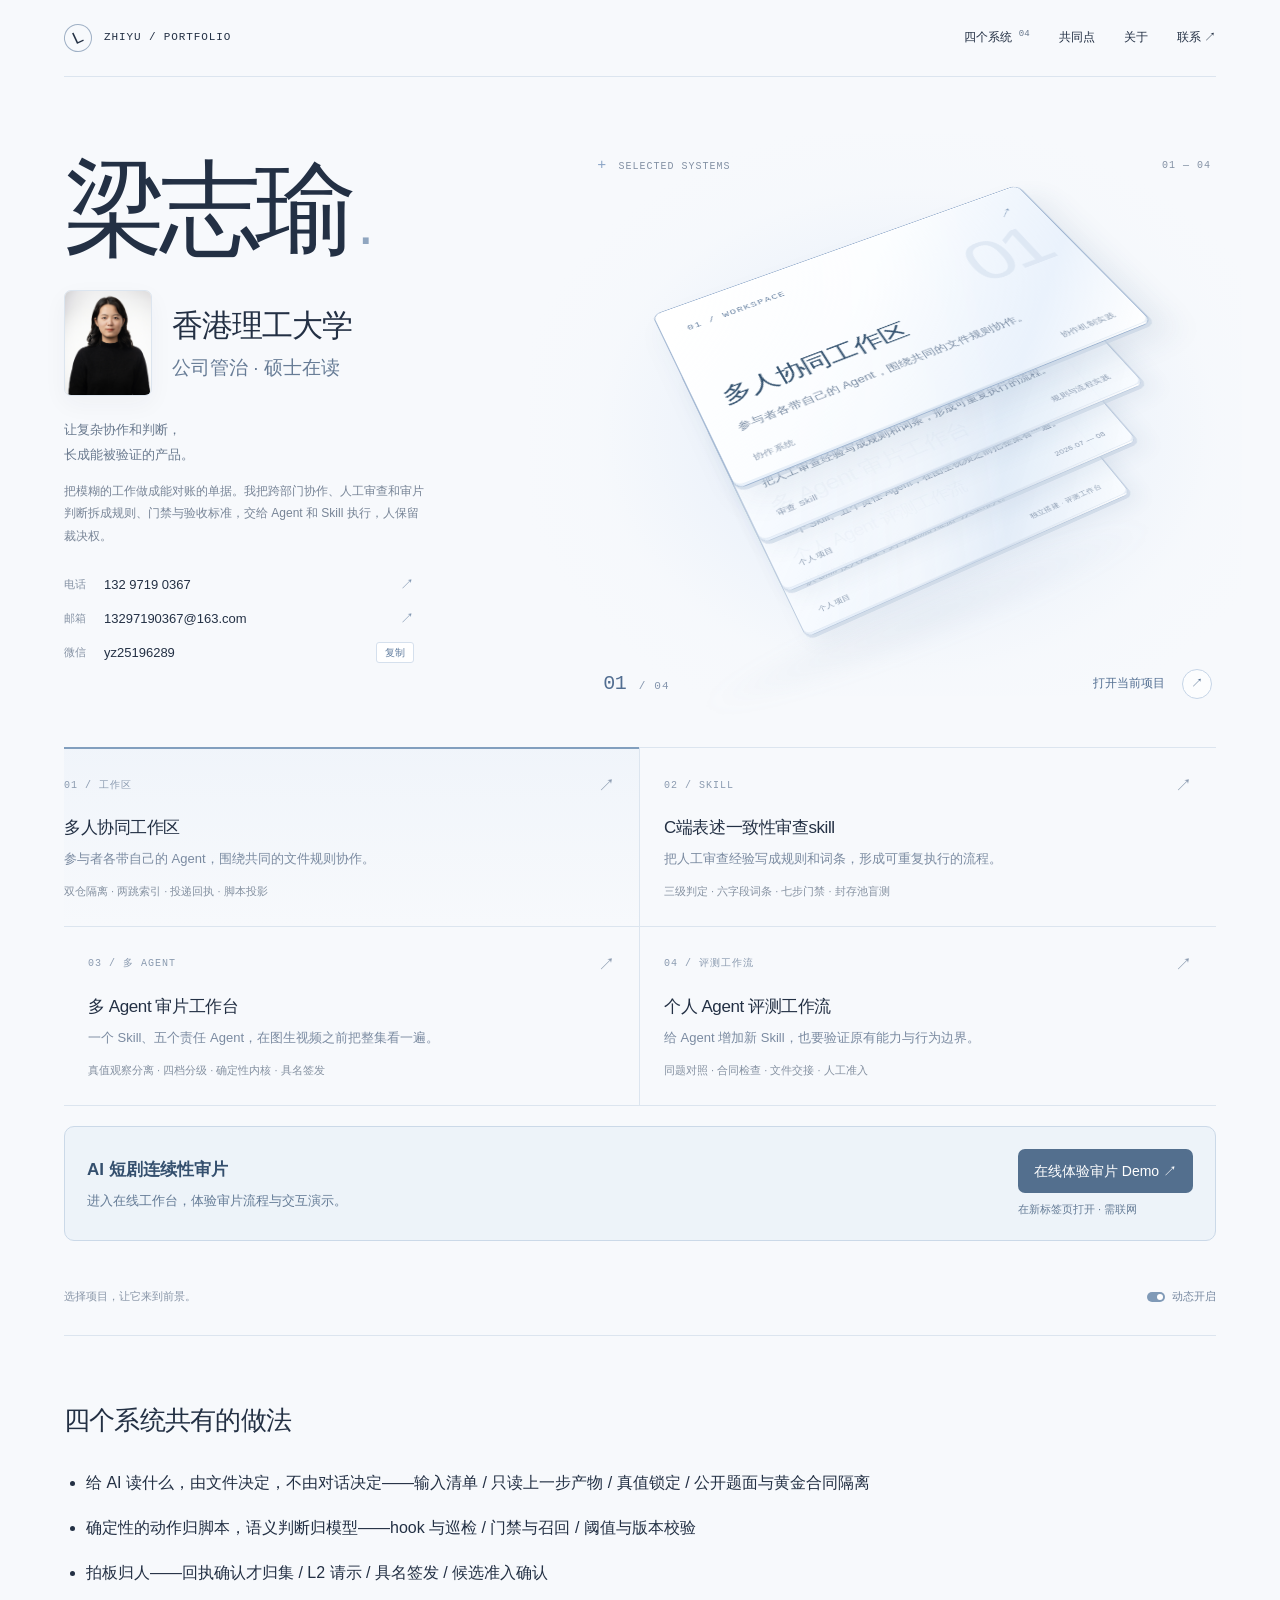
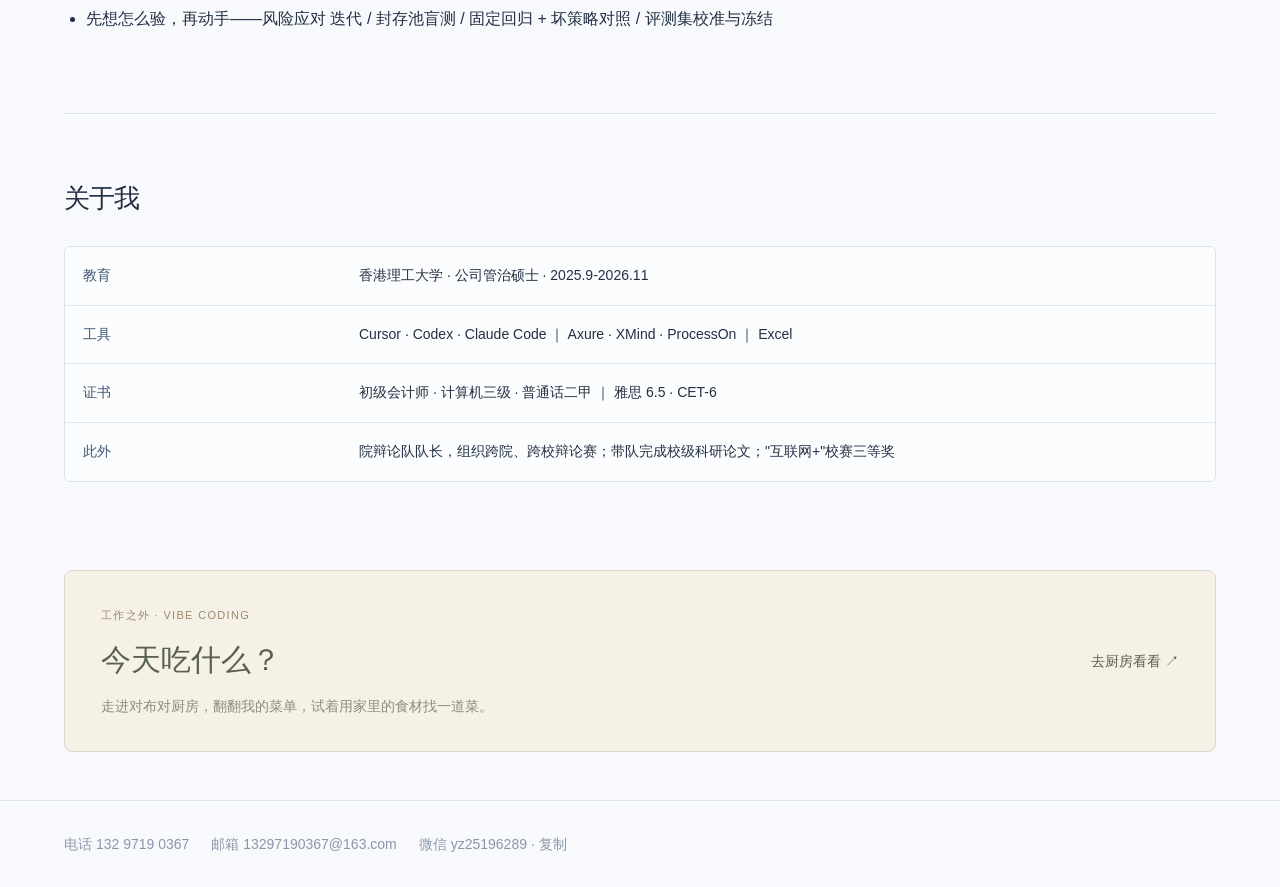
<file: index.html>
<!doctype html><html lang="zh-CN"><head><meta charset="utf-8"><meta name="viewport" content="width=device-width,initial-scale=1"><meta name="description" content="梁志瑜的个人项目作品集"><title>梁志瑜 · 个人作品集 V5</title><link rel="stylesheet" href="./assets/portfolio.css"></head><body><div id="spatial-portfolio" data-view="home" aria-label="梁志瑜作品集 · 三维项目目录">
 <header class="sp-nav"><button class="sp-brand" data-home type="button" aria-label="返回首页"><span class="sp-brand-mark" aria-hidden="true">L</span><span class="sp-mono">ZHIYU / PORTFOLIO</span></button><nav aria-label="主导航"><button type="button" data-works>四个系统 <sup>04</sup></button><button type="button" data-home-anchor="pc-common">共同点</button><button type="button" data-home-anchor="pc-about">关于</button><a href="#pc-contact">联系 ↗</a></nav></header>
 <main class="sp-main">
  <div data-home-view>
   <section class="sp-hero" aria-label="个人信息与三维项目目录">
    <div class="sp-person"><h1>梁志瑜<span class="sp-name-dot">.</span></h1><div class="sp-identity"><img class="sp-portrait" src="./assets/images/zhiyu-portrait.jpeg" alt="梁志瑜的个人照片" width="88" height="106" fetchpriority="high"><div><div class="sp-school">香港理工大学</div><div class="sp-degree">公司管治 · 硕士在读</div></div></div><p class="sp-tagline">让复杂协作和判断，<br>长成能被验证的产品。</p><p class="sp-explanation">把模糊的工作做成能对账的单据。我把跨部门协作、人工审查和审片判断拆成规则、门禁与验收标准，交给 Agent 和 Skill 执行，人保留裁决权。</p><div class="sp-contacts" aria-label="联系方式"><a href="tel:13297190367"><span class="sp-contact-label">电话</span><span>132 9719 0367</span><span class="sp-contact-arrow">↗</span></a><a href="mailto:13297190367@163.com"><span class="sp-contact-label">邮箱</span><span>13297190367@163.com</span><span class="sp-contact-arrow">↗</span></a><div class="sp-wechat-row"><span class="sp-contact-label">微信</span><span data-wechat-text>yz25196289</span><button type="button" data-copy aria-label="复制微信号 yz25196289">复制</button></div></div><div class="sp-copy-status" aria-live="polite" data-copy-status></div></div>
    <div class="sp-showcase"><div class="sp-showcase-heading"><span class="sp-mono">SELECTED SYSTEMS</span><span class="sp-mono">01 — 04</span></div><div class="sp-stage" aria-label="四个完整项目的悬浮面板">
     <div class="sp-aura" aria-hidden="true"></div><div class="sp-ground" aria-hidden="true"></div>
     <button type="button" class="sp-plate" data-plate="0" aria-label="打开多人协同工作区"><span class="sp-plate-kicker"><span class="sp-mono">01 / WORKSPACE</span><span class="sp-plate-symbol">↗</span></span><span class="sp-plate-number" aria-hidden="true">01</span><span class="sp-plate-copy"><span class="sp-plate-title">多人协同工作区</span><span class="sp-plate-desc">参与者各带自己的 Agent，围绕共同的文件规则协作。</span></span><span class="sp-plate-foot"><span>协作系统</span><span>协作机制实践</span></span><span class="sp-edge"></span></button>
     <button type="button" class="sp-plate" data-plate="1" aria-label="选择C端表述一致性审查skill"><span class="sp-plate-kicker"><span class="sp-mono">02 / SKILL</span><span class="sp-plate-symbol">↗</span></span><span class="sp-plate-number" aria-hidden="true">02</span><span class="sp-plate-copy"><span class="sp-plate-title">C端表述一致性审查skill</span><span class="sp-plate-desc">把人工审查经验写成规则和词条，形成可重复执行的流程。</span></span><span class="sp-plate-foot"><span>审查 Skill</span><span>规则与流程实践</span></span><span class="sp-edge"></span></button>
     <button type="button" class="sp-plate" data-plate="2" aria-label="选择多 Agent 审片工作台"><span class="sp-plate-kicker"><span class="sp-mono">03 / MULTI-AGENT</span><span class="sp-plate-symbol">↗</span></span><span class="sp-plate-number" aria-hidden="true">03</span><span class="sp-plate-copy"><span class="sp-plate-title">多 Agent 审片工作台</span><span class="sp-plate-desc">一个 Skill、五个责任 Agent，在图生视频之前把整集看一遍。</span></span><span class="sp-plate-foot"><span>个人项目</span><span>2026.07 — 08</span></span><span class="sp-edge"></span></button>
    <button type="button" class="sp-plate" data-plate="3" aria-label="选择个人 Agent 评测工作流"><span class="sp-plate-kicker"><span class="sp-mono">04 / EVALUATION</span><span class="sp-plate-symbol">↗</span></span><span class="sp-plate-number" aria-hidden="true">04</span><span class="sp-plate-copy"><span class="sp-plate-title">个人 Agent 评测工作流</span><span class="sp-plate-desc">从 Skill 接入风险，到可追溯的证据与人工准入。</span></span><span class="sp-plate-foot"><span>个人项目</span><span>独立搭建 · 评测工作台</span></span><span class="sp-edge"></span></button></div><div class="sp-stage-bottom"><span class="sp-mono"><span data-selected-count>01</span> / 04</span><button type="button" data-open-current>打开当前项目 <span>↗</span></button></div></div>
   </section>
   <section class="sp-index" id="sp-projects" aria-label="选择项目"><button type="button" data-select="0" aria-pressed="true"><span class="sp-index-top"><span class="sp-mono">01 / 工作区</span><span>↗</span></span><span class="sp-index-title">多人协同工作区</span><span class="sp-index-summary">参与者各带自己的 Agent，围绕共同的文件规则协作。</span><span class="sp-index-keywords">双仓隔离 · 两跳索引 · 投递回执 · 脚本投影</span></button><button type="button" data-select="1" aria-pressed="false"><span class="sp-index-top"><span class="sp-mono">02 / SKILL</span><span>↗</span></span><span class="sp-index-title">C端表述一致性审查skill</span><span class="sp-index-summary">把人工审查经验写成规则和词条，形成可重复执行的流程。</span><span class="sp-index-keywords">三级判定 · 六字段词条 · 七步门禁 · 封存池盲测</span></button><button type="button" data-select="2" aria-pressed="false"><span class="sp-index-top"><span class="sp-mono">03 / 多 AGENT</span><span>↗</span></span><span class="sp-index-title">多 Agent 审片工作台</span><span class="sp-index-summary">一个 Skill、五个责任 Agent，在图生视频之前把整集看一遍。</span><span class="sp-index-keywords">真值观察分离 · 四档分级 · 确定性内核 · 具名签发</span></button><button type="button" data-select="3" aria-pressed="false"><span class="sp-index-top"><span class="sp-mono">04 / 评测工作流</span><span>↗</span></span><span class="sp-index-title">个人 Agent 评测工作流</span><span class="sp-index-summary">给 Agent 增加新 Skill，也要验证原有能力与行为边界。</span><span class="sp-index-keywords">同题对照 · 合同检查 · 文件交接 · 人工准入</span></button></section>
   <aside class="review-demo-card" aria-label="AI 短剧连续性审片在线演示"><div><strong>AI 短剧连续性审片</strong><p>进入在线工作台，体验审片流程与交互演示。</p></div><div><a class="review-demo-link" href="https://heiye-xunzong-review-demo.abloom-peony-0545.chatgpt.site/" target="_blank" rel="noopener noreferrer" aria-label="在线体验审片 Demo（在新标签页打开）">在线体验审片 Demo ↗</a><small>在新标签页打开 · 需联网</small></div></aside>
   <div class="sp-bottom"><span>选择项目，让它来到前景。</span><button type="button" class="sp-motion" aria-pressed="true"><span class="sp-motion-dot"></span><span data-motion-label>动态开启</span></button></div>
<section id="pc-common" class="pc-home-section"><h2>四个系统共有的做法</h2><ul><li>给 AI 读什么，由文件决定，不由对话决定——输入清单 / 只读上一步产物 / 真值锁定 / 公开题面与黄金合同隔离</li><li>确定性的动作归脚本，语义判断归模型——hook 与巡检 / 门禁与召回 / 阈值与版本校验</li><li>拍板归人——回执确认才归集 / L2 请示 / 具名签发 / 候选准入确认</li><li>先想怎么验，再动手——风险应对 迭代 / 封存池盲测 / 固定回归 + 坏策略对照 / 评测集校准与冻结</li></ul></section><section id="pc-about" class="pc-home-section"><h2>关于我</h2><div class="pc-table-wrap"><table class="pc-table pc-cols-2"><tbody><tr><td>教育</td><td>香港理工大学 · 公司管治硕士 · 2025.9-2026.11</td></tr><tr><td>工具</td><td>Cursor · Codex · Claude Code ｜ Axure · XMind · ProcessOn ｜ Excel</td></tr><tr><td>证书</td><td>初级会计师 · 计算机三级 · 普通话二甲 ｜ 雅思 6.5 · CET-6</td></tr><tr><td>此外</td><td>院辩论队队长，组织跨院、跨校辩论赛；带队完成校级科研论文；&quot;互联网+&quot;校赛三等奖</td></tr></tbody></table></div></section><a class="kitchen-entry" data-kitchen-entry href="./kitchen/index.html"><div><span>工作之外 · VIBE CODING</span><h2>今天吃什么？</h2><p>走进对布对厨房，翻翻我的菜单，试着用家里的食材找一道菜。</p></div><span class="kitchen-entry-action">去厨房看看 ↗</span></a>
  </div>
<section class="sg-reader sg-pad" data-reader-view hidden aria-label="项目完整阅读">
<div class="sg-reader-nav"><button type="button" class="sg-back" data-back>← 首页</button><div class="sg-reader-switch"><button type="button" class="sg-round" data-prev aria-label="上一个项目">←</button><span class="sg-mono" data-project-count></span><button type="button" class="sg-round" data-next aria-label="下一个项目">→</button></div></div>
<div class="sg-reader-content"><header class="sp-reader-header"><div class="sg-reader-kicker"><span class="sg-mono" data-reader-type></span><span class="sg-mono" data-reader-role></span></div><h2 data-reader-title></h2><p class="sg-reader-summary" data-reader-summary></p></header><div class="pc-reading-layout"><nav class="sg-reader-tabs pc-toc" aria-label="项目章节" data-chapter-nav></nav><article class="pc-document" data-experience-panel></article></div></div>
<aside class="v4-contact" aria-label="项目联系入口"><div><h3>联系我</h3><p>梁志瑜 · 2027 届 · 香港理工大学</p></div><div class="v4-contact-links"><a href="mailto:13297190367@163.com">邮箱 13297190367@163.com ↗</a><a href="tel:13297190367">电话 132 9719 0367 ↗</a><button type="button" data-reader-copy>微信 <span data-reader-wechat>yz25196289</span> · 复制</button><span data-reader-copy-status aria-live="polite"></span></div></aside><div class="sg-reader-end"><button type="button" class="sg-back" data-back-bottom>← 首页</button><button type="button" class="sg-next-project" data-next-project></button></div></section>
 <template data-project-document="0" data-title="多人协同工作区" data-summary="这是一个 Agent 原生的协作系统：通过文件对齐依据、交接任务与记录确认；AI 在明确的输入边界内工作，确定性动作交给脚本。"><aside class="v4-brief" aria-label="项目导读"><div class="v4-brief-role"><span>我的职责</span><p>主导搭建多人协作工作区</p></div><div class="v4-brief-problem"><span>要解决的问题</span><p>共识散落在群聊、文档和会议中，反复转述容易造成偏差。</p></div><div class="v4-brief-judgment"><span>我的关键判断</span><p>所以多人协同的第一原则不是“共享”，是隔离——每个人的 AI 只带该读的东西干活。</p></div><nav aria-label="快速阅读"><a data-brief-link href="#project-1-chapter-4">看设计依据 ↗</a><a data-brief-link href="#project-1-chapter-10">看验证与边界 ↗</a></nav></aside><div class="pc-intro"><h3>多人协作，各自的 Agent，共同的文件规则</h3><p>跨角色活动需要共同推进，共识却散落在群聊、文档和会议中。我主导搭建多人协作工作区，将输入依据、任务交接和确认记录组织为可追溯的文件。</p></div><section class="pc-chapter" id="project-1-chapter-1" data-chapter="1"><div class="pc-chapter-heading"><span>01</span><h3>前提：工作区里有什么，决定 AI 能干什么</h3></div><p>Agent 没有记忆。每次开工，框架到工作区里找文件，找到再喂给模型；工作区里有什么，它就能干什么。上下文是稀缺资源：别人的过程稿进了你的上下文，错的口径就跟着进了产出。</p><p>所以多人协同的第一原则不是&quot;共享&quot;，是<strong>隔离</strong>——每个人的 AI 只带该读的东西干活。</p></section><section class="pc-chapter" id="project-1-chapter-2" data-chapter="2"><div class="pc-chapter-heading"><span>02</span><h3>为谁而建：三圈人</h3></div><figure class="v2-figure" data-layout="rings" data-graph="people"><figcaption><div><span class="v2-eyebrow">不同参与方式，对应不同建设责任</span><h4>为谁而建：三圈人</h4></div><span class="v2-hint">选择节点，查看依据</span></figcaption><div class="v2-scroll"><div class="v2-map" style="height:345px"><div class="scope-ring ring-outer"><span>外圈</span><div class="scope-ring ring-middle"><span>中圈</span><div class="scope-ring ring-inner"><span>内圈</span></div></div></div><button type="button" class="v2-node" style="left:62%;top:38px;width:32%;height:66px" data-node="0" aria-pressed="true" aria-controls="people-detail-0"><svg viewBox="0 0 24 24" aria-hidden="true" class="v2-icon" fill="none" stroke="currentColor" stroke-width="1.4" stroke-linecap="round" stroke-linejoin="round"><path d="M4 5h5v5H4zM15 14h5v5h-5zM9 7h8v7M7 10v7h8"/></svg><span><strong>懂 AI 的人</strong><small>内圈 · 建设</small></span></button><button type="button" class="v2-node" style="left:62%;top:135px;width:32%;height:66px" data-node="1" aria-pressed="false" aria-controls="people-detail-1"><svg viewBox="0 0 24 24" aria-hidden="true" class="v2-icon" fill="none" stroke="currentColor" stroke-width="1.4" stroke-linecap="round" stroke-linejoin="round"><circle cx="12" cy="7" r="3"/><path d="M5 21v-4a7 7 0 0114 0v4"/></svg><span><strong>直接参与的人</strong><small>中圈 · 使用</small></span></button><button type="button" class="v2-node" style="left:62%;top:232px;width:32%;height:66px" data-node="2" aria-pressed="false" aria-controls="people-detail-2"><svg viewBox="0 0 24 24" aria-hidden="true" class="v2-icon" fill="none" stroke="currentColor" stroke-width="1.4" stroke-linecap="round" stroke-linejoin="round"><path d="M2 12s4-7 10-7 10 7 10 7-4 7-10 7S2 12 2 12z"/><circle cx="12" cy="12" r="3"/></svg><span><strong>相关人员</strong><small>外圈 · 读取</small></span></button></div></div><div class="v2-details" aria-live="polite"><div id="people-detail-0" class="v2-detail" data-node-detail="0"><span class="v2-detail-count">01 / 03</span><h5>懂 AI 的人</h5><p>建治理文件、模板、脚本、提示词库；整套基础设施</p></div><div id="people-detail-1" class="v2-detail" data-node-detail="1"><span class="v2-detail-count">02 / 03</span><h5>直接参与的人</h5><p>在工作区里真干活，但需要被降门槛：固定目录、一键建区、提示词复制即用</p></div><div id="people-detail-2" class="v2-detail" data-node-detail="2"><span class="v2-detail-count">03 / 03</span><h5>相关人员</h5><p>不进工作区，只读看板与知识区；参加会议</p></div></div></figure><details class="v4-detail"><summary>三圈人的完整职责<span>展开明细</span></summary><div class="pc-table-wrap"><table class="pc-table pc-cols-3"><tbody><tr><td>内圈</td><td>懂 AI 的人</td><td>建治理文件、模板、脚本、提示词库；整套基础设施</td></tr><tr><td>中圈</td><td>直接参与的人</td><td>在工作区里真干活，但需要被降门槛：固定目录、一键建区、提示词复制即用</td></tr><tr><td>外圈</td><td>相关人员</td><td>不进工作区，只读看板与知识区；参加会议</td></tr></tbody></table></div></details><p>越靠内，建设责任越重；越靠外，工作区越要迁就他的习惯。后面每做一个部件，先问它给哪一圈用。</p></section><section class="pc-chapter" id="project-1-chapter-3" data-chapter="3"><div class="pc-chapter-heading"><span>03</span><h3>空间结构：一座大厅，N 座私宅</h3></div><figure class="v2-figure" data-layout="floors" data-graph="workspace"><figcaption><div><span class="v2-eyebrow">公共仓 / 个人仓 · 物理隔离</span><h4>公共仓与个人仓，边界在哪里</h4></div><span class="v2-hint">选择节点，查看依据</span></figcaption><div class="v2-scroll"><div class="v2-map" style="height:490px"><div class="floor-label">公共仓 · 六层</div><div class="repo-label">个人仓 × N</div><div class="exchange-bridge"><span>只投递 / 回执</span></div><button type="button" class="v2-node" style="left:6%;top:44px;width:54%;height:56px" data-node="0" aria-pressed="true" aria-controls="workspace-detail-0"><svg viewBox="0 0 24 24" aria-hidden="true" class="v2-icon" fill="none" stroke="currentColor" stroke-width="1.4" stroke-linecap="round" stroke-linejoin="round"><rect x="5" y="10" width="14" height="11" rx="2"/><path d="M8 10V6a4 4 0 018 0v4M12 14v3"/></svg><span><strong>身份与规则</strong><small>6F</small></span></button><button type="button" class="v2-node" style="left:6%;top:112px;width:54%;height:56px" data-node="1" aria-pressed="false" aria-controls="workspace-detail-1"><svg viewBox="0 0 24 24" aria-hidden="true" class="v2-icon" fill="none" stroke="currentColor" stroke-width="1.4" stroke-linecap="round" stroke-linejoin="round"><path d="M4 5h5v5H4zM15 14h5v5h-5zM9 7h8v7M7 10v7h8"/></svg><span><strong>进度层</strong><small>5F</small></span></button><button type="button" class="v2-node" style="left:6%;top:180px;width:54%;height:56px" data-node="2" aria-pressed="false" aria-controls="workspace-detail-2"><svg viewBox="0 0 24 24" aria-hidden="true" class="v2-icon" fill="none" stroke="currentColor" stroke-width="1.4" stroke-linecap="round" stroke-linejoin="round"><path d="M7 3h7l4 4v14H7zM14 3v5h4M10 12h5M10 16h5"/></svg><span><strong>交换层</strong><small>4F · 跨人通道</small></span></button><button type="button" class="v2-node" style="left:6%;top:248px;width:54%;height:56px" data-node="3" aria-pressed="false" aria-controls="workspace-detail-3"><svg viewBox="0 0 24 24" aria-hidden="true" class="v2-icon" fill="none" stroke="currentColor" stroke-width="1.4" stroke-linecap="round" stroke-linejoin="round"><path d="M4 7l8-4 8 4v10l-8 4-8-4zM4 7l8 4 8-4M12 11v10"/></svg><span><strong>知识层</strong><small>3F</small></span></button><button type="button" class="v2-node" style="left:6%;top:316px;width:54%;height:56px" data-node="4" aria-pressed="false" aria-controls="workspace-detail-4"><svg viewBox="0 0 24 24" aria-hidden="true" class="v2-icon" fill="none" stroke="currentColor" stroke-width="1.4" stroke-linecap="round" stroke-linejoin="round"><path d="M4 5h5v5H4zM15 14h5v5h-5zM9 7h8v7M7 10v7h8"/></svg><span><strong>工具层</strong><small>2F</small></span></button><button type="button" class="v2-node" style="left:6%;top:384px;width:54%;height:56px" data-node="5" aria-pressed="false" aria-controls="workspace-detail-5"><svg viewBox="0 0 24 24" aria-hidden="true" class="v2-icon" fill="none" stroke="currentColor" stroke-width="1.4" stroke-linecap="round" stroke-linejoin="round"><rect x="5" y="10" width="14" height="11" rx="2"/><path d="M8 10V6a4 4 0 018 0v4M12 14v3"/></svg><span><strong>归档层</strong><small>1F</small></span></button><button type="button" class="v2-node" style="left:72%;top:180px;width:24%;height:100px" data-node="6" aria-pressed="false" aria-controls="workspace-detail-6"><svg viewBox="0 0 24 24" aria-hidden="true" class="v2-icon" fill="none" stroke="currentColor" stroke-width="1.4" stroke-linecap="round" stroke-linejoin="round"><circle cx="12" cy="7" r="3"/><path d="M5 21v-4a7 7 0 0114 0v4"/></svg><span><strong>个人仓 × N</strong><small>私有远端</small></span></button></div></div><div class="v2-details" aria-live="polite"><div id="workspace-detail-0" class="v2-detail" data-node-detail="0"><span class="v2-detail-count">01 / 07</span><h5>身份与规则</h5><p>成员名册 · 协作契约（命名规范 · 任务包标准 · 写回权限 · 模板）</p></div><div id="workspace-detail-1" class="v2-detail" data-node-detail="1"><span class="v2-detail-count">02 / 07</span><h5>进度层</h5><p>当前推进 · 工作台区 ×N · 任务看板 · 三本索引 · 决策记录</p></div><div id="workspace-detail-2" class="v2-detail" data-node-detail="2"><span class="v2-detail-count">03 / 07</span><h5>交换层</h5><p>每人一对出件箱 / 收件箱——唯一的跨人通道</p></div><div id="workspace-detail-3" class="v2-detail" data-node-detail="3"><span class="v2-detail-count">04 / 07</span><h5>知识层</h5><p>静态知识（背景 · 目标 · 术语）· 动态知识（会议三层 · 归集产出）</p></div><div id="workspace-detail-4" class="v2-detail" data-node-detail="4"><span class="v2-detail-count">05 / 07</span><h5>工具层</h5><p>skills · 自动化脚本 · hooks · 提示词库</p></div><div id="workspace-detail-5" class="v2-detail" data-node-detail="5"><span class="v2-detail-count">06 / 07</span><h5>归档层</h5><p>阶段收口后整段冻结只读</p></div><div id="workspace-detail-6" class="v2-detail" data-node-detail="6"><span class="v2-detail-count">07 / 07</span><h5>个人仓 × N</h5><p>输入（个人知识）· 任务包 ×n · 生效区 · 归档 · 工作日志 · 本仓 AGENTS.md。每座私宅配私有远端，过程私密。连廊只通 4F 大堂。</p></div></div></figure><p>公共仓是一座六层大楼，越往上越&quot;管人&quot;，越往下越&quot;存事&quot;：</p><details class="v4-detail"><summary>公共仓六层明细<span>展开明细</span></summary><div class="pc-table-wrap"><table class="pc-table pc-cols-3"><tbody><tr><td>门楣</td><td>README（人入口）· AGENTS.md（AI 入口）· 公告栏</td><td></td></tr><tr><td>6F</td><td>身份与规则</td><td>成员名册 · 协作契约（命名规范 · 任务包标准 · 写回权限 · 模板）</td></tr><tr><td>5F</td><td>进度层</td><td>当前推进 · 工作台区 ×N · 任务看板 · 三本索引 · 决策记录</td></tr><tr><td>4F</td><td>交换层</td><td>每人一对出件箱 / 收件箱——唯一的跨人通道</td></tr><tr><td>3F</td><td>知识层</td><td>静态知识（背景 · 目标 · 术语）· 动态知识（会议三层 · 归集产出）</td></tr><tr><td>2F</td><td>工具层</td><td>skills · 自动化脚本 · hooks · 提示词库</td></tr><tr><td>1F</td><td>归档层</td><td>阶段收口后整段冻结只读</td></tr></tbody></table></div></details><p>个人仓是私宅：输入（个人知识）· 任务包 ×n · 生效区 · 归档 · 工作日志 · 本仓 AGENTS.md。每座私宅配私有远端，过程私密。连廊只通 4F 大堂。</p><p>两个仓挂在同一个 Agent 项目下，AI 只读这两处。</p></section><section class="pc-chapter" id="project-1-chapter-4" data-chapter="4"><div class="pc-chapter-heading"><span>04</span><h3>上下文怎么控：两跳装载</h3></div><figure class="v2-figure" data-layout="context" data-graph="context"><figcaption><div><span class="v2-eyebrow">入口 → 索引 → 文件</span><h4>两跳装载，输入清单锁定边界</h4></div><span class="v2-hint">选择节点，查看依据</span></figcaption><div class="v2-scroll"><div class="v2-map" style="height:365px"><div class="context-rail"><span>第一跳</span><span>第二跳</span></div><div class="context-gate">人确认清单后，只读清单内文件 ↑</div><button type="button" class="v2-node" style="left:4%;top:35px;width:28%;height:85px" data-node="0" aria-pressed="true" aria-controls="context-detail-0"><svg viewBox="0 0 24 24" aria-hidden="true" class="v2-icon" fill="none" stroke="currentColor" stroke-width="1.4" stroke-linecap="round" stroke-linejoin="round"><rect x="5" y="10" width="14" height="11" rx="2"/><path d="M8 10V6a4 4 0 018 0v4M12 14v3"/></svg><span><strong>AGENTS.md ×2</strong><small>原则与索引入口</small></span></button><button type="button" class="v2-node" style="left:36%;top:35px;width:28%;height:85px" data-node="1" aria-pressed="false" aria-controls="context-detail-1"><svg viewBox="0 0 24 24" aria-hidden="true" class="v2-icon" fill="none" stroke="currentColor" stroke-width="1.4" stroke-linecap="round" stroke-linejoin="round"><path d="M4 5h5v5H4zM15 14h5v5h-5zM9 7h8v7M7 10v7h8"/></svg><span><strong>三本索引</strong><small>按文件 / 事 / 人查询</small></span></button><button type="button" class="v2-node" style="left:68%;top:35px;width:28%;height:85px" data-node="2" aria-pressed="false" aria-controls="context-detail-2"><svg viewBox="0 0 24 24" aria-hidden="true" class="v2-icon" fill="none" stroke="currentColor" stroke-width="1.4" stroke-linecap="round" stroke-linejoin="round"><path d="M7 3h7l4 4v14H7zM14 3v5h4M10 12h5M10 16h5"/></svg><span><strong>只读正本</strong><small>生效区 / current / 正件</small></span></button><button type="button" class="v2-node" style="left:36%;top:220px;width:28%;height:95px" data-node="3" aria-pressed="false" aria-controls="context-detail-3"><svg viewBox="0 0 24 24" aria-hidden="true" class="v2-icon" fill="none" stroke="currentColor" stroke-width="1.4" stroke-linecap="round" stroke-linejoin="round"><circle cx="12" cy="7" r="3"/><path d="M5 21v-4a7 7 0 0114 0v4"/></svg><span><strong>输入清单</strong><small>由人确认</small></span></button></div></div><div class="v2-details" aria-live="polite"><div id="context-detail-0" class="v2-detail" data-node-detail="0"><span class="v2-detail-count">01 / 04</span><h5>AGENTS.md ×2</h5><p>公共宪法 + 本仓规程。只装原则和“索引在哪”，保持精简，每会话注入</p></div><div id="context-detail-1" class="v2-detail" data-node-detail="1"><span class="v2-detail-count">02 / 04</span><h5>三本索引</h5><p>文件索引（按文件查，标效力级）· 关键词索引（按事查）· 人物索引（按人查）+ 反链表</p></div><div id="context-detail-2" class="v2-detail" data-node-detail="2"><span class="v2-detail-count">03 / 04</span><h5>只读正本</h5><p>生效区 · 知识区 current · 交换区正件；草稿、history、他人仓被效力级挡住</p></div><div id="context-detail-3" class="v2-detail" data-node-detail="3"><span class="v2-detail-count">04 / 04</span><h5>输入清单</h5><p>任务包里的输入清单是一次查询的固化：建包时查一次，人确认，此后 AI 只读清单内文件。换 AI、换会话，边界不变。</p></div></div></figure><details class="v4-detail"><summary>两跳装载与文件效力明细<span>展开明细</span></summary><div class="pc-table-wrap"><table class="pc-table pc-cols-3"><tbody><tr><td>入口</td><td>AGENTS.md ×2</td><td>公共宪法 + 本仓规程。只装原则和&quot;索引在哪&quot;，保持精简，每会话注入</td></tr><tr><td>中间</td><td>三本索引</td><td>文件索引（按文件查，标效力级）· 关键词索引（按事查）· 人物索引（按人查）+ 反链表</td></tr><tr><td>文件</td><td>只读正本</td><td>生效区 · 知识区 current · 交换区正件；草稿、history、他人仓被效力级挡住</td></tr></tbody></table></div></details><p>任务包里的<strong>输入清单</strong>是一次查询的固化：建包时查一次，人确认，此后 AI 只读清单内文件。换 AI、换会话，边界不变。</p><p>三条纪律：原则与事实分离（AGENTS 小而稳，事实在活源）；一正本一倒排（术语表是正本，关键词索引是机器生成的倒排）；引用写路径不摘抄（摘抄就是制造第二正本）。</p></section><section class="pc-chapter" id="project-1-chapter-5" data-chapter="5"><div class="pc-chapter-heading"><span>05</span><h3>协作怎么变成文件动作</h3></div><p><strong>任务包五件套</strong>，人人同构：任务说明 · 输入清单 · 待裁决事项 · 过程记录 · 工作产出，加一份 <code>任务状态.yaml</code>。AI 草稿全在任务包内，经本人确认才升入生效区。</p><p><strong>投递 / 回执 / 退回</strong>：要别人办什么，写一份协同单投到对方收件箱；办完投一份回执；办不了投退回单，必须给可行替代。协同单四态从交换区文件反推——文件在，状态才在。</p><p><strong>写回三层</strong>：自动写回 = 本人仓过程件 + 公共仓本人工作台 + 脚本产物；确认后写回 = 生效、投递、归集、决策；禁止写回 = 他人仓与出件箱、治理文件、受限业务参数、绕过脚本手搓。</p><p><strong>受限信息只写指引</strong>：受限业务参数不在共享文件里展开，只保留责任人与访问指引；具体内容按权限隔离。</p></section><section class="pc-chapter" id="project-1-chapter-6" data-chapter="6"><div class="pc-chapter-heading"><span>06</span><h3>确定性归脚本</h3></div><div class="pc-table-wrap"><table class="pc-table pc-cols-2"><tbody><tr><td>init_member</td><td>一键建个人仓：骨架、AGENTS.md、私有远端、git 身份</td></tr><tr><td>send_ticket</td><td>正件 + 消息 + 命名 + push，一个事务</td></tr><tr><td>notify hook</td><td>投递后自动通知相关负责人</td></tr><tr><td>send_receipt</td><td>回执 / 退回，引用原单</td></tr><tr><td>collect</td><td>归集，current 唯一</td></tr><tr><td>board · index</td><td>看板 + 三本索引重建</td></tr><tr><td>lint_workspace</td><td>每天巡检：命名 / schema / 越权写入 / 任务包缺件</td></tr></tbody></table></div><p>人只改自己那一份 <code>任务状态.yaml</code>。提交时 hook 生成本人工作台，推送时 hook 重建全员看板；看板做自报与文件证据的对账——报&quot;已交回&quot;却无回执标红，有单却无工作台条目标红。</p></section><section class="pc-chapter" id="project-1-chapter-7" data-chapter="7"><div class="pc-chapter-heading"><span>07</span><h3>人机边界</h3></div><ul><li>草稿经本人确认才生效；升版先归档</li><li>知识先审核后入库：任何成果先投给要用它的人，对方回执确认后才归集进知识区。谁消费，谁验收</li><li>跨人裁决走单据，回流决策记录；决策记录逐行带出处，正本只此一处</li><li>人只做三件事：定目标、裁决、验收</li></ul></section><section class="pc-chapter" id="project-1-chapter-8" data-chapter="8"><div class="pc-chapter-heading"><span>08</span><h3>风险与设计应对</h3></div><div class="v2-badlinks" aria-label="风险应对 对应机制"><button type="button" data-mechanism="context"><svg viewBox="0 0 24 24" aria-hidden="true" class="v2-icon" fill="none" stroke="currentColor" stroke-width="1.4" stroke-linecap="round" stroke-linejoin="round"><rect x="5" y="10" width="14" height="11" rx="2"/><path d="M8 10V6a4 4 0 018 0v4M12 14v3"/></svg><span>草稿被当作依据 → 输入清单</span><span aria-hidden="true">↗</span></button><button type="button" data-mechanism="workspace"><svg viewBox="0 0 24 24" aria-hidden="true" class="v2-icon" fill="none" stroke="currentColor" stroke-width="1.4" stroke-linecap="round" stroke-linejoin="round"><path d="M4 7l8-4 8 4v10l-8 4-8-4zM4 7l8 4 8-4M12 11v10"/></svg><span>过程稿污染上下文 → 双仓隔离</span><span aria-hidden="true">↗</span></button><button type="button" data-mechanism="workspace"><svg viewBox="0 0 24 24" aria-hidden="true" class="v2-icon" fill="none" stroke="currentColor" stroke-width="1.4" stroke-linecap="round" stroke-linejoin="round"><path d="M5 21V4h14v17M9 21V8h6v13M3 21h18M12 12v3"/></svg><span>共享与权限冲突 → 写回边界</span><span aria-hidden="true">↗</span></button><button type="button" data-mechanism="people"><svg viewBox="0 0 24 24" aria-hidden="true" class="v2-icon" fill="none" stroke="currentColor" stroke-width="1.4" stroke-linecap="round" stroke-linejoin="round"><circle cx="12" cy="7" r="3"/><path d="M5 21v-4a7 7 0 0114 0v4"/></svg><span>进入方式不一致 → 三圈人</span><span aria-hidden="true">↗</span></button><button type="button" data-mechanism-chapter="project-1-chapter-6"><svg viewBox="0 0 24 24" aria-hidden="true" class="v2-icon" fill="none" stroke="currentColor" stroke-width="1.4" stroke-linecap="round" stroke-linejoin="round"><path d="M4 5h5v5H4zM15 14h5v5h-5zM9 7h8v7M7 10v7h8"/></svg><span>进度靠人追问 → yaml / hook / 看板</span><span aria-hidden="true">↗</span></button></div><p>以下以泛化风险场景说明设计应对，不复述具体业务事件。</p><div class="pc-table-wrap"><table class="pc-table pc-cols-3"><tbody><tr><th>现象</th><th>根因</th><th>改的部件</th></tr><tr><td>风险场景：AI 将未确认草稿作为正式依据</td><td>读到了别人的草稿，分不清正本与过程稿</td><td>输入清单锁边界 ·效力分级只取正本</td></tr><tr><td>风险场景：无关过程稿进入上下文，增加读取负担</td><td>多人共用目录，过程稿与正式成果混在一起</td><td>个人仓 / 公共仓物理隔离 ·连廊只通交换区</td></tr><tr><td>风险场景：共享目录可能暴露受限信息</td><td>共享范围与访问权限不匹配</td><td>受限信息只写指引 · 写回三层</td></tr><tr><td>风险场景：目录结构不一致，参与者难以定位文件或发起任务</td><td>未区分参与者的使用需求</td><td>三圈人 · 固定目录 · 预制提示词 · 一键建区</td></tr><tr><td>风险场景：进度依赖人工追问，过程证据分散</td><td>状态没有结构化，证据散在各处</td><td>任务状态 yaml · hook 生成看板 ·投递后自动通知 · 人物文件</td></tr></tbody></table></div></section><section class="pc-chapter" id="project-1-chapter-9" data-chapter="9"><div class="pc-chapter-heading"><span>09</span><h3>用这套模式跑一个任务</h3></div><figure class="v2-figure" data-layout="journey" data-graph="journey"><figcaption><div><span class="v2-eyebrow">页面需求 · 泛化任务流程</span><h4>从需求单，到定稿归集</h4></div><span class="v2-hint">选择节点，查看依据</span></figcaption><div class="v2-scroll"><div class="v2-map" style="height:310px"><div class="journey-line"></div><div class="journey-labels"><span>起点</span><span>锁定输入</span><span>人裁决</span><span>人验收</span><span>终点</span></div><button type="button" class="v2-node" style="left:4%;top:100px;width:17%;height:110px" data-node="0" aria-pressed="true" aria-controls="journey-detail-0"><svg viewBox="0 0 24 24" aria-hidden="true" class="v2-icon" fill="none" stroke="currentColor" stroke-width="1.4" stroke-linecap="round" stroke-linejoin="round"><path d="M7 3h7l4 4v14H7zM14 3v5h4M10 12h5M10 16h5"/></svg><span><strong>需求单</strong><small>领任务包</small></span></button><button type="button" class="v2-node" style="left:23%;top:100px;width:17%;height:110px" data-node="1" aria-pressed="false" aria-controls="journey-detail-1"><svg viewBox="0 0 24 24" aria-hidden="true" class="v2-icon" fill="none" stroke="currentColor" stroke-width="1.4" stroke-linecap="round" stroke-linejoin="round"><rect x="5" y="10" width="14" height="11" rx="2"/><path d="M8 10V6a4 4 0 018 0v4M12 14v3"/></svg><span><strong>输入清单</strong><small>确认依据</small></span></button><button type="button" class="v2-node" style="left:42%;top:100px;width:17%;height:110px" data-node="2" aria-pressed="false" aria-controls="journey-detail-2"><svg viewBox="0 0 24 24" aria-hidden="true" class="v2-icon" fill="none" stroke="currentColor" stroke-width="1.4" stroke-linecap="round" stroke-linejoin="round"><circle cx="12" cy="7" r="3"/><path d="M5 21v-4a7 7 0 0114 0v4"/></svg><span><strong>裁决与回执</strong><small>人的确认</small></span></button><button type="button" class="v2-node" style="left:61%;top:100px;width:17%;height:110px" data-node="3" aria-pressed="false" aria-controls="journey-detail-3"><svg viewBox="0 0 24 24" aria-hidden="true" class="v2-icon" fill="none" stroke="currentColor" stroke-width="1.4" stroke-linecap="round" stroke-linejoin="round"><path d="M5 12l4 4 10-10M20 12v7H4V4h10"/></svg><span><strong>评审定稿</strong><small>人的验收</small></span></button><button type="button" class="v2-node" style="left:80%;top:100px;width:17%;height:110px" data-node="4" aria-pressed="false" aria-controls="journey-detail-4"><svg viewBox="0 0 24 24" aria-hidden="true" class="v2-icon" fill="none" stroke="currentColor" stroke-width="1.4" stroke-linecap="round" stroke-linejoin="round"><path d="M4 7l8-4 8 4v10l-8 4-8-4zM4 7l8 4 8-4M12 11v10"/></svg><span><strong>归集</strong><small>留下生效产物</small></span></button></div></div><div class="v2-details" aria-live="polite"><div id="journey-detail-0" class="v2-detail" data-node-detail="0"><span class="v2-detail-count">01 / 05</span><h5>需求单</h5><p>在页面需求任务中，我先接收需求并整理输入依据。</p></div><div id="journey-detail-1" class="v2-detail" data-node-detail="1"><span class="v2-detail-count">02 / 05</span><h5>输入清单</h5><p>将未明确的状态口径登记为待裁决事项，通过协同单向负责人确认，并记录确认依据。</p></div><div id="journey-detail-2" class="v2-detail" data-node-detail="2"><span class="v2-detail-count">03 / 05</span><h5>裁决与回执</h5><p>遇到受限信息展示要求时，提出不包含受限参数的替代表述，交由相关负责人确认。</p></div><div id="journey-detail-3" class="v2-detail" data-node-detail="3"><span class="v2-detail-count">04 / 05</span><h5>评审定稿</h5><p>评审时明确待定内容与展示边界，将确认结果留档。</p></div><div id="journey-detail-4" class="v2-detail" data-node-detail="4"><span class="v2-detail-count">05 / 05</span><h5>归集</h5><p>经确认后完成 PRD 与文档归集。用协同单、回执和决策记录承接对齐过程，保留可追溯的确认依据。</p></div></div><div class="v2-trace-controls"><button type="button" data-trace-next>逐步查看任务路径</button><button type="button" data-trace-reset>重置</button><span data-trace-status aria-live="polite">点击推进；到人工环节暂停。</span></div></figure><p>在页面需求任务中，我先接收需求并整理输入依据。将未明确的状态口径登记为待裁决事项，通过协同单向负责人确认，并记录确认依据。遇到受限信息展示要求时，提出不包含受限参数的替代表述，交由相关负责人确认。评审时明确待定内容与展示边界，将确认结果留档。经确认后完成 PRD 与文档归集。</p><p>用协同单、回执和决策记录承接对齐过程，保留可追溯的确认依据。</p></section><section class="pc-chapter" id="project-1-chapter-10" data-chapter="10"><div class="pc-chapter-heading"><span>10</span><h3>结果与边界</h3></div><div class="pc-table-wrap"><table class="pc-table pc-cols-2"><tbody><tr><td>开区到收口</td><td>交付协作机制、PRD 与归集文档；保留需求、裁决和验收记录。</td></tr><tr><td>承载的活动</td><td>支持跨角色活动协作，完成需求对齐、方案裁决与产出归集。</td></tr></tbody></table></div><p>边界：未设置对照组，不将活动效果归因于协作机制。本项目交付为机制、PRD 与归集文档，由我组织落地；公开页面说明协作方法，不展示内部经营数据。</p><p>展示内容：协作架构、输入边界、文件交接、人工确认与任务归集流程。</p></section></template><template data-project-nav="0"><div class="mm-map"><button type="button" class="mm-root" data-map-top>多人协同工作区</button><div class="mm-trunk"><div class="mm-branch"><div class="mm-group">为什么这样搭</div><div class="mm-leaves"><a href="#project-1-chapter-1" data-chapter-link title="前提：工作区里有什么，决定 AI 能干什么"><span>01</span><b>工作区前提</b></a><a href="#project-1-chapter-2" data-chapter-link title="为谁而建：三圈人"><span>02</span><b>三圈人</b></a></div></div><div class="mm-branch"><div class="mm-group">空间与协作</div><div class="mm-leaves"><a href="#project-1-chapter-3" data-chapter-link title="空间结构：一座大厅，N 座私宅"><span>03</span><b>双仓结构</b></a><a href="#project-1-chapter-4" data-chapter-link title="上下文怎么控：两跳装载"><span>04</span><b>两跳装载</b></a><a href="#project-1-chapter-5" data-chapter-link title="协作怎么变成文件动作"><span>05</span><b>文件协作</b></a><a href="#project-1-chapter-6" data-chapter-link title="确定性归脚本"><span>06</span><b>确定性脚本</b></a><a href="#project-1-chapter-7" data-chapter-link title="人机边界"><span>07</span><b>人机边界</b></a></div></div><div class="mm-branch"><div class="mm-group">实践与验证</div><div class="mm-leaves"><a href="#project-1-chapter-8" data-chapter-link title="风险与设计应对"><span>08</span><b>风险应对</b></a><a href="#project-1-chapter-9" data-chapter-link title="用这套模式跑一个任务"><span>09</span><b>任务实例</b></a><a href="#project-1-chapter-10" data-chapter-link title="结果与边界"><span>10</span><b>结果与边界</b></a></div></div></div></div></template><template data-project-document="1" data-title="C端表述一致性审查skill" data-summary="这是一个 Skill。它把 C 端文案审查里靠个人经验的判定，拆成三级规则、六字段词条和七步门禁，按设定周期执行，输出供人工认领与裁决的报告。"><aside class="v4-brief" aria-label="项目导读"><div class="v4-brief-role"><span>我的职责</span><p>Skill 产品负责人。把人工判定经验转成可复用规则、知识资产与审查流程，推动修复与盲测验收。</p></div><div class="v4-brief-problem"><span>要解决的问题</span><p>人工集中排查难以持续覆盖页面更新，判定依赖个人经验。</p></div><div class="v4-brief-judgment"><span>我的关键判断</span><p>不一致 ≠ 错误。这一条是整个 Skill 的判定基石，也是它和“字符串比对”的区别。</p></div><nav aria-label="快速阅读"><a data-brief-link href="#project-2-chapter-2">看设计依据 ↗</a><a data-brief-link href="#project-2-chapter-10">看验证与边界 ↗</a></nav></aside><div class="pc-intro"><h3>把人工判定经验，写成可重复执行的审查流程</h3><p>同一对象在不同页面可能有不同叫法。审查既要识别影响理解的不一致，也要保留由空间和使用场景带来的合理差异。</p></div><section class="pc-chapter" id="project-2-chapter-1" data-chapter="1"><div class="pc-chapter-heading"><span>01</span><h3>为什么是 Skill，不是一次排查</h3></div><p>人工集中排查难以持续覆盖页面更新，判定依赖个人经验。需要把采集、判定和修复追踪组织为可重复执行的流程。</p><p>要的不是&quot;这次查干净&quot;，是&quot;以后能定期审查、判定有依据、不依赖某个人在场&quot;。这是 Skill 的定义。</p></section><section class="pc-chapter" id="project-2-chapter-2" data-chapter="2"><div class="pc-chapter-heading"><span>02</span><h3>把人的经验写成规则</h3></div><figure class="v2-figure" data-layout="decision" data-graph="rules"><figcaption><div><span class="v2-eyebrow">空间约束与场景合理性，先于分级</span><h4>不一致 ≠ 错误</h4></div><span class="v2-hint">选择节点，查看依据</span></figcaption><div class="v2-scroll"><div class="v2-map" style="height:395px"><div class="decision-diamond"></div><div class="decision-branches"></div><div class="decision-captions"><span>必须统一</span><span>需业务裁决</span><span>允许合理差异</span></div><button type="button" class="v2-node" style="left:31%;top:40px;width:38%;height:95px" data-node="0" aria-pressed="true" aria-controls="rules-detail-0"><svg viewBox="0 0 24 24" aria-hidden="true" class="v2-icon" fill="none" stroke="currentColor" stroke-width="1.4" stroke-linecap="round" stroke-linejoin="round"><path d="M5 21V4h14v17M9 21V8h6v13M3 21h18M12 12v3"/></svg><span><strong>两把筛子</strong><small>空间约束 / 场景合理性</small></span></button><button type="button" class="v2-node" style="left:3%;top:230px;width:29%;height:95px" data-node="1" aria-pressed="false" aria-controls="rules-detail-1"><svg viewBox="0 0 24 24" aria-hidden="true" class="v2-icon" fill="none" stroke="currentColor" stroke-width="1.4" stroke-linecap="round" stroke-linejoin="round"><path d="M5 12l4 4 10-10M20 12v7H4V4h10"/></svg><span><strong>L1 · 必须统一</strong><small>认领表 → 直接修</small></span></button><button type="button" class="v2-node" style="left:35.5%;top:230px;width:29%;height:95px" data-node="2" aria-pressed="false" aria-controls="rules-detail-2"><svg viewBox="0 0 24 24" aria-hidden="true" class="v2-icon" fill="none" stroke="currentColor" stroke-width="1.4" stroke-linecap="round" stroke-linejoin="round"><circle cx="12" cy="7" r="3"/><path d="M5 21v-4a7 7 0 0114 0v4"/></svg><span><strong>L2 · 建议统一</strong><small>请示表 → 人拍板</small></span></button><button type="button" class="v2-node" style="left:68%;top:230px;width:29%;height:95px" data-node="3" aria-pressed="false" aria-controls="rules-detail-3"><svg viewBox="0 0 24 24" aria-hidden="true" class="v2-icon" fill="none" stroke="currentColor" stroke-width="1.4" stroke-linecap="round" stroke-linejoin="round"><rect x="5" y="10" width="14" height="11" rx="2"/><path d="M8 10V6a4 4 0 018 0v4M12 14v3"/></svg><span><strong>L3 · 合理差异</strong><small>白名单 → 不报</small></span></button></div></div><div class="v2-details" aria-live="polite"><div id="rules-detail-0" class="v2-detail" data-node-detail="0"><span class="v2-detail-count">01 / 04</span><h5>两把筛子</h5><p>判定前先过两把筛子：空间约束（标签位放不下全称，缩写合理）、场景合理性（俗名用于搜索承接，是雅各布定律不是错误）。</p></div><div id="rules-detail-1" class="v2-detail" data-node-detail="1"><span class="v2-detail-count">02 / 04</span><h5>L1 · 必须统一</h5><p>交易链路上同一实体不同叫法 → 认领表，直接修</p></div><div id="rules-detail-2" class="v2-detail" data-node-detail="2"><span class="v2-detail-count">03 / 04</span><h5>L2 · 建议统一</h5><p>有理由但需业务裁决（如品牌命名族） → 请示表，人拍板</p></div><div id="rules-detail-3" class="v2-detail" data-node-detail="3"><span class="v2-detail-count">04 / 04</span><h5>L3 · 合理差异</h5><p>筛选标签括号注释、规格代码、搜索承接俗名 → 白名单，不报</p></div></div><div class="v2-trace-controls"><button type="button" data-rule-case>查看案例：筛选标签括号注释</button><span data-case-status aria-live="polite">先过两把筛子，再看 L1 / L2 / L3。</span></div></figure><p>回放历史排查案例，先分清&quot;写法不同&quot;和&quot;业务错误&quot;：</p><details class="v4-detail"><summary>L1 / L2 / L3 判定明细<span>展开明细</span></summary><div class="pc-table-wrap"><table class="pc-table pc-cols-4"><tbody><tr><td>L1</td><td>必须统一</td><td>交易链路上同一实体不同叫法</td><td>→ 认领表，直接修</td></tr><tr><td>L2</td><td>建议统一</td><td>有理由但需业务裁决（如品牌命名族）</td><td>→ 请示表，人拍板</td></tr><tr><td>L3</td><td>合理差异</td><td>筛选标签括号注释、规格代码、搜索承接俗名</td><td>→ 白名单，不报</td></tr></tbody></table></div></details><p>判定前先过两把筛子：空间约束（标签位放不下全称，缩写合理）、场景合理性（俗名用于搜索承接，是雅各布定律不是错误）。</p><p>不一致 ≠ 错误。这一条是整个 Skill 的判定基石，也是它和&quot;字符串比对&quot;的区别。</p></section><section class="pc-chapter" id="project-2-chapter-3" data-chapter="3"><div class="pc-chapter-heading"><span>03</span><h3>知识资产：词条与白名单</h3></div><p>基准是静的，文案是动的。审查 = 对照，不是语感。</p><div class="pc-table-wrap"><table class="pc-table pc-cols-2"><tbody><tr><td>标准名</td><td>便携保温杯</td></tr><tr><td>允许别名</td><td>保温杯（用于空间受限的筛选标签）</td></tr><tr><td>禁用</td><td>长效保温杯（未有依据的性能承诺）</td></tr><tr><td>来源</td><td>个人编写的示例规则</td></tr><tr><td>生效范围</td><td>仅限本示例</td></tr><tr><td>备注</td><td>—</td></tr></tbody></table></div><p>白名单记录被人裁定过的合理差异，是这台机器的&quot;记忆&quot;——同一个差异不会重复被报告。</p></section><section class="pc-chapter" id="project-2-chapter-4" data-chapter="4"><div class="pc-chapter-heading"><span>04</span><h3>Skill 的结构</h3></div><div class="pc-table-wrap"><table class="pc-table pc-cols-2"><tbody><tr><td>平台层</td><td>定时调度，按设定周期触发</td></tr><tr><td>项目区</td><td>每次新建，带 agents.md；跑完归档封存</td></tr><tr><td>Skill 包</td><td>主控（步骤与门禁）· 知识（词条 · 白名单 · 裁决记录）· 工具 · 脚本</td></tr><tr><td>外围文件</td><td>多源文案接口 · 素材图 OCR</td></tr></tbody></table></div><p>每次运行都是一个干净的项目区；词条、白名单、上次台账作为显式资产跨次挂载，其余不带。</p></section><section class="pc-chapter" id="project-2-chapter-5" data-chapter="5"><div class="pc-chapter-heading"><span>05</span><h3>运行一次发生什么</h3></div><figure class="v2-figure" data-layout="gates" data-graph="pipeline"><figcaption><div><span class="v2-eyebrow">每一步只读上一步的产物文件</span><h4>一次运行，七道门禁</h4></div><span class="v2-hint">选择节点，查看依据</span></figcaption><div class="v2-scroll"><div class="v2-map" style="height:680px"><div class="gate-spine"></div><div class="gate-output" style="top:25px"><span>产物 / 门禁</span><strong>01-审查范围.md</strong><small>check_scope</small></div><div class="gate-output" style="top:117px"><span>产物 / 门禁</span><strong>02-文案清单</strong><small>check_corpus</small></div><div class="gate-output" style="top:209px"><span>产物 / 门禁</span><strong>03-候选对</strong><small>check_pairs</small></div><div class="gate-output" style="top:301px"><span>产物 / 门禁</span><strong>04-判定结果</strong><small>check_verdict</small></div><div class="gate-output" style="top:393px"><span>产物 / 门禁</span><strong>05 / 06</strong><small>check_findings</small></div><div class="gate-output" style="top:485px"><span>产物 / 门禁</span><strong>07-报告.html</strong><small>渲染自校验</small></div><div class="gate-output" style="top:577px"><span>产物 / 门禁</span><strong>08-推送回执</strong><small>回执校验</small></div><button type="button" class="v2-node" style="left:5%;top:25px;width:32%;height:76px" data-node="0" aria-pressed="true" aria-controls="pipeline-detail-0"><svg viewBox="0 0 24 24" aria-hidden="true" class="v2-icon" fill="none" stroke="currentColor" stroke-width="1.4" stroke-linecap="round" stroke-linejoin="round"><path d="M5 21V4h14v17M9 21V8h6v13M3 21h18M12 12v3"/></svg><span><strong>S1</strong><small>范围圈定</small></span></button><button type="button" class="v2-node" style="left:5%;top:117px;width:32%;height:76px" data-node="1" aria-pressed="false" aria-controls="pipeline-detail-1"><svg viewBox="0 0 24 24" aria-hidden="true" class="v2-icon" fill="none" stroke="currentColor" stroke-width="1.4" stroke-linecap="round" stroke-linejoin="round"><path d="M7 3h7l4 4v14H7zM14 3v5h4M10 12h5M10 16h5"/></svg><span><strong>S2</strong><small>多源采集 + OCR</small></span></button><button type="button" class="v2-node" style="left:5%;top:209px;width:32%;height:76px" data-node="2" aria-pressed="false" aria-controls="pipeline-detail-2"><svg viewBox="0 0 24 24" aria-hidden="true" class="v2-icon" fill="none" stroke="currentColor" stroke-width="1.4" stroke-linecap="round" stroke-linejoin="round"><path d="M7 3h7l4 4v14H7zM14 3v5h4M10 12h5M10 16h5"/></svg><span><strong>S3</strong><small>机械召回 + 语义对齐</small></span></button><button type="button" class="v2-node" style="left:5%;top:301px;width:32%;height:76px" data-node="3" aria-pressed="false" aria-controls="pipeline-detail-3"><svg viewBox="0 0 24 24" aria-hidden="true" class="v2-icon" fill="none" stroke="currentColor" stroke-width="1.4" stroke-linecap="round" stroke-linejoin="round"><path d="M5 21V4h14v17M9 21V8h6v13M3 21h18M12 12v3"/></svg><span><strong>S4</strong><small>两把筛子 + 三级判定</small></span></button><button type="button" class="v2-node" style="left:5%;top:393px;width:32%;height:76px" data-node="4" aria-pressed="false" aria-controls="pipeline-detail-4"><svg viewBox="0 0 24 24" aria-hidden="true" class="v2-icon" fill="none" stroke="currentColor" stroke-width="1.4" stroke-linecap="round" stroke-linejoin="round"><path d="M7 3h7l4 4v14H7zM14 3v5h4M10 12h5M10 16h5"/></svg><span><strong>S5</strong><small>认领 / 请示 / 白名单</small></span></button><button type="button" class="v2-node" style="left:5%;top:485px;width:32%;height:76px" data-node="5" aria-pressed="false" aria-controls="pipeline-detail-5"><svg viewBox="0 0 24 24" aria-hidden="true" class="v2-icon" fill="none" stroke="currentColor" stroke-width="1.4" stroke-linecap="round" stroke-linejoin="round"><path d="M7 3h7l4 4v14H7zM14 3v5h4M10 12h5M10 16h5"/></svg><span><strong>S6</strong><small>HTML 诊断报告</small></span></button><button type="button" class="v2-node" style="left:5%;top:577px;width:32%;height:76px" data-node="6" aria-pressed="false" aria-controls="pipeline-detail-6"><svg viewBox="0 0 24 24" aria-hidden="true" class="v2-icon" fill="none" stroke="currentColor" stroke-width="1.4" stroke-linecap="round" stroke-linejoin="round"><path d="M5 21V4h14v17M9 21V8h6v13M3 21h18M12 12v3"/></svg><span><strong>S7</strong><small>消息推送</small></span></button></div></div><div class="v2-details" aria-live="polite"><div id="pipeline-detail-0" class="v2-detail" data-node-detail="0"><span class="v2-detail-count">01 / 07</span><h5>S1</h5><p>01-审查范围.md · 门禁 check_scope</p></div><div id="pipeline-detail-1" class="v2-detail" data-node-detail="1"><span class="v2-detail-count">02 / 07</span><h5>S2</h5><p>02-文案清单 · 门禁 check_corpus</p></div><div id="pipeline-detail-2" class="v2-detail" data-node-detail="2"><span class="v2-detail-count">03 / 07</span><h5>S3</h5><p>03-候选对 · 门禁 check_pairs</p></div><div id="pipeline-detail-3" class="v2-detail" data-node-detail="3"><span class="v2-detail-count">04 / 07</span><h5>S4</h5><p>04-判定结果 · 门禁 check_verdict</p></div><div id="pipeline-detail-4" class="v2-detail" data-node-detail="4"><span class="v2-detail-count">05 / 07</span><h5>S5</h5><p>05 / 06 · 门禁 check_findings</p></div><div id="pipeline-detail-5" class="v2-detail" data-node-detail="5"><span class="v2-detail-count">06 / 07</span><h5>S6</h5><p>07-报告.html · 渲染自校验</p></div><div id="pipeline-detail-6" class="v2-detail" data-node-detail="6"><span class="v2-detail-count">07 / 07</span><h5>S7</h5><p>08-推送回执 · 回执校验</p></div></div></figure><details class="v4-detail"><summary>S1–S7 产物与门禁明细<span>展开明细</span></summary><div class="pc-table-wrap"><table class="pc-table pc-cols-4"><tbody><tr><td>S1</td><td>范围圈定</td><td>→ 01-审查范围.md</td><td>门禁 check_scope</td></tr><tr><td>S2</td><td>多源采集 + OCR</td><td>→ 02-文案清单</td><td>门禁 check_corpus</td></tr><tr><td>S3</td><td>机械召回 + 语义对齐 → 03-候选对</td><td>门禁 check_pairs</td><td></td></tr><tr><td>S4</td><td>两把筛子 + 三级判定 → 04-判定结果</td><td>门禁 check_verdict</td><td></td></tr><tr><td>S5</td><td>认领表 / 请示表 / 白名单 → 05 / 06</td><td>门禁 check_findings</td><td></td></tr><tr><td>S6</td><td>HTML 诊断报告</td><td>→ 07-报告.html</td><td>渲染自校验</td></tr><tr><td>S7</td><td>消息推送</td><td>→ 08-推送回执</td><td>回执校验</td></tr></tbody></table></div></details><p>每一步只读上一步的产物文件，过门禁才进下一步，门禁通过后由 hook 注入&quot;启动下一步&quot;。多类问题分给并行的 sub agent，各自只拿到本类问题和本步需要的信息。</p></section><section class="pc-chapter" id="project-2-chapter-6" data-chapter="6"><div class="pc-chapter-heading"><span>06</span><h3>上下文管理三层</h3></div><div class="pc-table-wrap"><table class="pc-table pc-cols-2"><tbody><tr><td>项目区级</td><td>每次运行新建独立项目区，不带上次的对话</td></tr><tr><td>步骤级</td><td>只读上一步产物，不读全程上下文</td></tr><tr><td>sub agent 级 多类问题并行，每个 agent 上下文干净，最后整合</td><td></td></tr></tbody></table></div></section><section class="pc-chapter" id="project-2-chapter-7" data-chapter="7"><div class="pc-chapter-heading"><span>07</span><h3>人机分工</h3></div><div class="pc-table-wrap"><table class="pc-table pc-cols-3"><tbody><tr><td>脚本</td><td>机械召回 · 门禁校验 · 采集 · 推送</td><td>结果稳定，可复现</td></tr><tr><td>模型</td><td>语义对齐 · 判定归类</td><td>需要理解，不需要拍板</td></tr><tr><td>人</td><td>L2 裁决 · 白名单确认 · 认领修复</td><td>判断权留在人</td></tr></tbody></table></div><p>AI 不直接改线上文案，只出报告让人认领。L2 走异步裁决，无人值守和判断权留人两件事同时成立。</p></section><section class="pc-chapter" id="project-2-chapter-8" data-chapter="8"><div class="pc-chapter-heading"><span>08</span><h3>评测怎么设计</h3></div><figure class="v2-figure v2-blind" data-layout="split" data-graph="blind"><figcaption><div><span class="v2-eyebrow">测学分离</span><h4>开发与评测样本隔离</h4></div><span class="v2-hint">分区示意，不代表样本比例</span></figcaption><div class="v2-split"><button type="button" data-node="0" aria-pressed="true" aria-controls="blind-learn"><strong>开发</strong><span>用于调试</span></button><button type="button" data-node="1" aria-pressed="false" aria-controls="blind-sealed"><svg viewBox="0 0 24 24" aria-hidden="true" class="v2-icon" fill="none" stroke="currentColor" stroke-width="1.4" stroke-linecap="round" stroke-linejoin="round"><rect x="5" y="10" width="14" height="11" rx="2"/><path d="M8 10V6a4 4 0 018 0v4M12 14v3"/></svg><strong>封存</strong><span>独立评测</span></button></div><div class="v2-details" aria-live="polite"><div class="v2-detail" id="blind-learn" data-node-detail="0"><h5>开发集</h5><p>样本分为开发集与封存集，封存集不进入 Skill 调试过程。</p></div><div class="v2-detail" id="blind-sealed" data-node-detail="1"><h5>封存集</h5><p>考察：召回率 · 误报率 · 级别判定准确率。稳定性：在相同范围重复运行，核对产物一致性。</p></div></div></figure><p>召回率高不难，把所有差异都报出来就行。所以评测同时看三个数，并且用 Skill 从没见过的题：</p><details class="v4-detail"><summary>问题池与评测明细<span>展开明细</span></summary><div class="pc-table-wrap"><table class="pc-table pc-cols-2"><tbody><tr><td>开发与评测样本隔离</td><td>开发集用于调试；封存集用于独立评测，不进入调试过程</td></tr><tr><td>考察</td><td>召回率 · 误报率 · 级别判定准确率</td></tr><tr><td>稳定性</td><td>在相同范围重复运行，核对产物一致性</td></tr></tbody></table></div></details></section><section class="pc-chapter" id="project-2-chapter-9" data-chapter="9"><div class="pc-chapter-heading"><span>09</span><h3>怎么用</h3></div><p>一条命令收齐多源文案；七步跑完，企业通信工具收到一份诊断报告：总览 · L1 认领表 · L2 请示表 · 修复追踪看板。业务方在认领表上认领，后续回归；请示表由业务方产品异步裁决，结果写回白名单或裁决记录。</p></section><section class="pc-chapter" id="project-2-chapter-10" data-chapter="10"><div class="pc-chapter-heading"><span>10</span><h3>结果与边界</h3></div><div class="pc-table-wrap"><table class="pc-table pc-cols-2"><tbody><tr><td>工作方式</td><td>将人工集中排查拆解为可重复执行的流程，保留人工复核与裁决。</td></tr><tr><td>评测方法</td><td>同时关注召回率、误报率与级别准确性，封存样本用于独立评测。</td></tr><tr><td>审查流程</td><td>采集文案 → 机械召回 → 语义对齐 → 分级判定 → 人工确认与修复追踪</td></tr><tr><td>修复追踪</td><td>问题进入认领、裁决与修复追踪；依赖外部决策的事项保留待办状态。</td></tr></tbody></table></div><p>边界：公开展示聚焦审查方法与个人整理的演示结构，不展示内部业务成绩。词条为说明判定规则而设置的示例，不代表任何企业标准；依赖外部决策的事项仍由责任人确认。</p><p>展示内容：三级判定、示例词条、七步门禁、上下文管理与独立评测方法。</p></section></template><template data-project-nav="1"><div class="mm-map"><button type="button" class="mm-root" data-map-top>C端表述一致性审查skill</button><div class="mm-trunk"><div class="mm-branch"><div class="mm-group">判定基础</div><div class="mm-leaves"><a href="#project-2-chapter-1" data-chapter-link title="为什么是 Skill，不是一次排查"><span>01</span><b>为何是 Skill</b></a><a href="#project-2-chapter-2" data-chapter-link title="把人的经验写成规则"><span>02</span><b>三级规则</b></a><a href="#project-2-chapter-3" data-chapter-link title="知识资产：词条与白名单"><span>03</span><b>词条与白名单</b></a></div></div><div class="mm-branch"><div class="mm-group">运行机制</div><div class="mm-leaves"><a href="#project-2-chapter-4" data-chapter-link title="Skill 的结构"><span>04</span><b>运行架构</b></a><a href="#project-2-chapter-5" data-chapter-link title="运行一次发生什么"><span>05</span><b>七步门禁</b></a><a href="#project-2-chapter-6" data-chapter-link title="上下文管理三层"><span>06</span><b>上下文管理</b></a><a href="#project-2-chapter-7" data-chapter-link title="人机分工"><span>07</span><b>人机分工</b></a></div></div><div class="mm-branch"><div class="mm-group">评测与闭环</div><div class="mm-leaves"><a href="#project-2-chapter-8" data-chapter-link title="评测怎么设计"><span>08</span><b>封存池盲测</b></a><a href="#project-2-chapter-9" data-chapter-link title="怎么用"><span>09</span><b>修复回归</b></a><a href="#project-2-chapter-10" data-chapter-link title="结果与边界"><span>10</span><b>结果与边界</b></a></div></div></div></div></template><template data-project-document="2" data-title="多 Agent 审片工作台" data-summary="这是一个一 Skill 五 Agent 的审片工作台，在分镜锁定之后、图生视频之前，对照正式剧本与资产把整集看一遍；模型只说&quot;看见什么&quot;，规则决定&quot;能不能拦&quot;，人具名签发。"><aside class="v4-brief" aria-label="项目导读"><div class="v4-brief-role"><span>我的职责</span><p>审片规则与分级设计；五阶段流程与 Agent 责任拆分；Vibe Coding 搭建本地工作台并自测。</p></div><div class="v4-brief-problem"><span>要解决的问题</span><p>每张画面单独看都能过，但道具、人物状态、角色“此刻知道什么”跨镜漂移了。</p></div><div class="v4-brief-judgment"><span>我的关键判断</span><p>模型只说“看见什么”，规则决定“能不能拦”，人具名签发。</p></div><nav aria-label="快速阅读"><a data-brief-link href="#project-3-chapter-2">看设计依据 ↗</a><a data-brief-link href="#project-3-chapter-7">看验证与边界 ↗</a><a class="review-demo-link" href="https://heiye-xunzong-review-demo.abloom-peony-0545.chatgpt.site/" target="_blank" rel="noopener noreferrer" aria-label="在线体验审片 Demo（在新标签页打开）">在线体验 Demo ↗</a></nav></aside><div class="pc-intro"><h3>好看，不等于可交付</h3><p>AI 让单镜生成更快、可以并发。每张画面单独看都能过，但道具、人物状态、角色&quot;此刻知道什么&quot;跨镜漂移了，要到视频、配音、剪辑阶段才第一次被连起来看。</p></div><section class="pc-chapter" id="project-3-chapter-1" data-chapter="1"><div class="pc-chapter-heading"><span>01</span><h3>三个镜头</h3></div><figure class="v2-figure" data-layout="evidence" data-graph="shots"><figcaption><div><span class="v2-eyebrow">《黑夜寻踪》· 三个镜头对照</span><h4>单镜成立，整集可能穿帮</h4></div><span class="v2-hint">选择节点，查看依据</span></figcaption><div class="v2-scroll"><div class="v2-map" style="height:350px"><div class="shot-comparison"><div class="shot-comparison-row"><span>观察</span><p>色温变暖</p><p>黄铜钥匙变门禁卡</p><p>提前说出纹章</p></div><div class="shot-comparison-row"><span>依据</span><p>无正式约束</p><p>与 S03–S05 真值冲突</p><p>泄露 S09 才揭示的事实</p></div><div class="shot-comparison-row"><span>处置</span><p>提醒，不阻断</p><p>HARD 阻断</p><p>HARD 阻断</p></div></div><button type="button" class="v2-node" style="left:10%;top:24px;width:28%;height:75px" data-node="0" aria-pressed="true" aria-controls="shots-detail-0"><svg viewBox="0 0 24 24" aria-hidden="true" class="v2-icon" fill="none" stroke="currentColor" stroke-width="1.4" stroke-linecap="round" stroke-linejoin="round"><path d="M2 12s4-7 10-7 10 7 10 7-4 7-10 7S2 12 2 12z"/><circle cx="12" cy="12" r="3"/></svg><span><strong>S04 · WARN</strong><small>色温变暖</small></span></button><button type="button" class="v2-node" style="left:39.5%;top:24px;width:28%;height:75px" data-node="1" aria-pressed="false" aria-controls="shots-detail-1"><svg viewBox="0 0 24 24" aria-hidden="true" class="v2-icon" fill="none" stroke="currentColor" stroke-width="1.4" stroke-linecap="round" stroke-linejoin="round"><path d="M5 21V4h14v17M9 21V8h6v13M3 21h18M12 12v3"/></svg><span><strong>S06 · HARD</strong><small>黄铜钥匙变成门禁卡</small></span></button><button type="button" class="v2-node" style="left:69%;top:24px;width:28%;height:75px" data-node="2" aria-pressed="false" aria-controls="shots-detail-2"><svg viewBox="0 0 24 24" aria-hidden="true" class="v2-icon" fill="none" stroke="currentColor" stroke-width="1.4" stroke-linecap="round" stroke-linejoin="round"><path d="M5 21V4h14v17M9 21V8h6v13M3 21h18M12 12v3"/></svg><span><strong>S08 · HARD</strong><small>台词提前说出纹章</small></span></button></div></div><div class="v2-details" aria-live="polite"><div id="shots-detail-0" class="v2-detail" data-node-detail="0"><span class="v2-detail-count">01 / 03</span><h5>S04 · WARN</h5><p>单张最明显；无正式约束 → WARN 提醒。</p></div><div id="shots-detail-1" class="v2-detail" data-node-detail="1"><span class="v2-detail-count">02 / 03</span><h5>S06 · HARD</h5><p>单张成立；与 S03–S05 确立的真值冲突 → HARD 阻断。</p></div><div id="shots-detail-2" class="v2-detail" data-node-detail="2"><span class="v2-detail-count">03 / 03</span><h5>S08 · HARD</h5><p>表演自然；泄露 S09 才揭示的事实 → HARD 阻断。</p></div></div></figure><p>《黑夜寻踪》第三集，十个待审镜头。逐镜看，每一张都能过。</p><details class="v4-detail"><summary>三个镜头的完整对照<span>展开明细</span></summary><div class="pc-table-wrap"><table class="pc-table pc-cols-6"><tbody><tr><td>S04</td><td>色温变暖</td><td>单张最明显</td><td>无正式约束</td><td>→ WARN</td><td>提醒</td></tr><tr><td>S06</td><td>黄铜钥匙变成门禁卡</td><td>单张成立</td><td>与 S03–S05 确立的真值冲突 → HARD</td><td>阻断</td><td></td></tr><tr><td>S08</td><td>台词提前说出纹章</td><td>表演自然</td><td>泄露 S09 才揭示的事实</td><td>→ HARD</td><td>阻断</td></tr></tbody></table></div></details><p>视觉差异最明显的风险最低；看起来没问题的才是整集穿帮。这决定了系统不能靠&quot;看图打分&quot;。</p></section><section class="pc-chapter" id="project-3-chapter-2" data-chapter="2"><div class="pc-chapter-heading"><span>02</span><h3>产品合同：真值与观察分开</h3></div><figure class="v2-figure" data-layout="truth" data-graph="verdict"><figcaption><div><span class="v2-eyebrow">真值 / 观察分离 · 判断权留人</span><h4>观察成为证据，规则决定资格</h4></div><span class="v2-hint">选择节点，查看依据</span></figcaption><div class="v2-scroll"><div class="v2-map" style="height:480px"><div class="truth-connectors"><span class="truth-left"></span><span class="truth-right"></span><span class="truth-down"></span></div><div class="truth-missing">缺真值 →</div><div class="truth-label">对照正式真值与模型证据</div><button type="button" class="v2-node" style="left:5%;top:25px;width:30%;height:83px" data-node="0" aria-pressed="true" aria-controls="verdict-detail-0"><svg viewBox="0 0 24 24" aria-hidden="true" class="v2-icon" fill="none" stroke="currentColor" stroke-width="1.4" stroke-linecap="round" stroke-linejoin="round"><rect x="5" y="10" width="14" height="11" rx="2"/><path d="M8 10V6a4 4 0 018 0v4M12 14v3"/></svg><span><strong>正式真值</strong><small>剧本 / 资产 / 时间线</small></span></button><button type="button" class="v2-node" style="left:65%;top:25px;width:30%;height:83px" data-node="1" aria-pressed="false" aria-controls="verdict-detail-1"><svg viewBox="0 0 24 24" aria-hidden="true" class="v2-icon" fill="none" stroke="currentColor" stroke-width="1.4" stroke-linecap="round" stroke-linejoin="round"><path d="M2 12s4-7 10-7 10 7 10 7-4 7-10 7S2 12 2 12z"/><circle cx="12" cy="12" r="3"/></svg><span><strong>模型观察</strong><small>Observation</small></span></button><button type="button" class="v2-node" style="left:33%;top:190px;width:34%;height:85px" data-node="2" aria-pressed="false" aria-controls="verdict-detail-2"><svg viewBox="0 0 24 24" aria-hidden="true" class="v2-icon" fill="none" stroke="currentColor" stroke-width="1.4" stroke-linecap="round" stroke-linejoin="round"><path d="M5 21V4h14v17M9 21V8h6v13M3 21h18M12 12v3"/></svg><span><strong>资格校验</strong><small>版本 / 置信 / 例外</small></span></button><button type="button" class="v2-node" style="left:33%;top:355px;width:34%;height:90px" data-node="3" aria-pressed="false" aria-controls="verdict-detail-3"><svg viewBox="0 0 24 24" aria-hidden="true" class="v2-icon" fill="none" stroke="currentColor" stroke-width="1.4" stroke-linecap="round" stroke-linejoin="round"><path d="M5 12l4 4 10-10M20 12v7H4V4h10"/></svg><span><strong>HARD / REVIEW / WARN</strong><small>PASS · 无上述问题</small></span></button><button type="button" class="v2-node" style="left:3%;top:190px;width:25%;height:100px" data-node="4" aria-pressed="false" aria-controls="verdict-detail-4"><svg viewBox="0 0 24 24" aria-hidden="true" class="v2-icon" fill="none" stroke="currentColor" stroke-width="1.4" stroke-linecap="round" stroke-linejoin="round"><circle cx="12" cy="7" r="3"/><path d="M5 21v-4a7 7 0 0114 0v4"/></svg><span><strong>NEEDS_INPUT</strong><small>缺输入 · 停止并索取</small></span></button></div></div><div class="v2-details" aria-live="polite"><div id="verdict-detail-0" class="v2-detail" data-node-detail="0"><span class="v2-detail-count">01 / 05</span><h5>正式真值</h5><p>判定依据只能是创作者确认过的正式真值：剧本、资产版本、角色知识时间线。</p></div><div id="verdict-detail-1" class="v2-detail" data-node-detail="1"><span class="v2-detail-count">02 / 05</span><h5>模型观察</h5><p>模型负责“看见什么”（Observation），不负责“该不该拦”。</p></div><div id="verdict-detail-2" class="v2-detail" data-node-detail="2"><span class="v2-detail-count">03 / 05</span><h5>资格校验</h5><p>有正式真值冲突，且对象可对齐、置信达标、版本一致、无签发例外 → HARD，有资格阻断。</p></div><div id="verdict-detail-3" class="v2-detail" data-node-detail="3"><span class="v2-detail-count">04 / 05</span><h5>HARD / REVIEW / WARN</h5><p>证据不足 · 低置信（&lt; 0.70）· 闪回或故意变化但例外引用不完整 → REVIEW，人必须看。有差异，但没有正式约束 → WARN，提醒，不阻断。整集结论取最高档：HARD &gt; REVIEW &gt; WARN &gt; PASS。</p></div><div id="verdict-detail-4" class="v2-detail" data-node-detail="4"><span class="v2-detail-count">05 / 05</span><h5>NEEDS_INPUT</h5><p>缺正式资产版本或真值 → NEEDS_INPUT，不猜，向创作者要。</p></div></div></figure><p>判定依据只能是创作者确认过的正式真值：剧本、资产版本、角色知识时间线。模型负责&quot;看见什么&quot;（Observation），不负责&quot;该不该拦&quot;。</p><details class="v4-detail"><summary>判定资格与停止条件<span>展开明细</span></summary><div class="pc-table-wrap"><table class="pc-table pc-cols-3"><tbody><tr><td>有正式真值冲突，且对象可对齐、置信达标、版本一致、无签发例外</td><td>→ HARD</td><td>有资格阻断</td></tr><tr><td>证据不足 · 低置信（&lt; 0.70）· 闪回或故意变化但例外引用不完整</td><td>→ REVIEW</td><td>人必须看</td></tr><tr><td>有差异，但没有正式约束</td><td>→ WARN</td><td>提醒，不阻断</td></tr><tr><td>缺正式资产版本或真值</td><td>→ NEEDS_INPUT</td><td>不猜，向创作者要</td></tr></tbody></table></div></details><p>整集结论取最高档：HARD &gt; REVIEW &gt; WARN &gt; PASS。</p></section><section class="pc-chapter" id="project-3-chapter-3" data-chapter="3"><div class="pc-chapter-heading"><span>03</span><h3>一个 Skill，五个责任 Agent</h3></div><figure class="v2-figure" data-layout="swimlane" data-graph="agents"><figcaption><div><span class="v2-eyebrow">review-short-drama-continuity · 同一审查标准</span><h4>一个 Skill，五个责任 Agent</h4></div><span class="v2-hint">选择节点，查看依据</span></figcaption><div class="v2-scroll"><div class="v2-map" style="height:715px"><div class="lane-headers"><span>责任阶段</span><span>输入 → 产物</span><span>停止条件</span></div><div class="agent-lane" style="top:48px"><div><small>项目 / 剧本 / 资产</small><strong>↓ 快照 + 真值包</strong></div><p>缺版本、缺真值</p></div><div class="agent-lane" style="top:156px"><div><small>镜头媒体 + 快照</small><strong>↓ Observation 批次</strong></div><p>媒体缺失、置信不足</p></div><div class="agent-lane" style="top:264px"><div><small>真值 + 观察 + 时间线</small><strong>↓ 问题卡 + 整集结论</strong></div><p>证据绑定或版本冲突</p></div><div class="agent-lane" style="top:372px"><div><small>硬冲突 + 依赖 + 意图</small><strong>↓ 返修候选</strong></div><p>缺依赖、超授权</p></div><div class="agent-lane" style="top:480px"><div><small>问题卡 + 候选 + 人工处理</small><strong>↓ 放行决定候选</strong></div><p>空姓名、直接写回</p></div><div class="human-signoff">人工签发闸 · 候选不自动变为放行</div><button type="button" class="v2-node" style="left:3%;top:55px;width:29%;height:83px" data-node="0" aria-pressed="true" aria-controls="agents-detail-0"><svg viewBox="0 0 24 24" aria-hidden="true" class="v2-icon" fill="none" stroke="currentColor" stroke-width="1.4" stroke-linecap="round" stroke-linejoin="round"><rect x="5" y="10" width="14" height="11" rx="2"/><path d="M8 10V6a4 4 0 018 0v4M12 14v3"/></svg><span><strong>真值锁定</strong><small>本集上下文</small></span></button><button type="button" class="v2-node" style="left:3%;top:163px;width:29%;height:83px" data-node="1" aria-pressed="false" aria-controls="agents-detail-1"><svg viewBox="0 0 24 24" aria-hidden="true" class="v2-icon" fill="none" stroke="currentColor" stroke-width="1.4" stroke-linecap="round" stroke-linejoin="round"><path d="M2 12s4-7 10-7 10 7 10 7-4 7-10 7S2 12 2 12z"/><circle cx="12" cy="12" r="3"/></svg><span><strong>视觉证据采集</strong><small>视觉证据</small></span></button><button type="button" class="v2-node" style="left:3%;top:271px;width:29%;height:83px" data-node="2" aria-pressed="false" aria-controls="agents-detail-2"><svg viewBox="0 0 24 24" aria-hidden="true" class="v2-icon" fill="none" stroke="currentColor" stroke-width="1.4" stroke-linecap="round" stroke-linejoin="round"><path d="M5 21V4h14v17M9 21V8h6v13M3 21h18M12 12v3"/></svg><span><strong>连续性推理</strong><small>连续性推理</small></span></button><button type="button" class="v2-node" style="left:3%;top:379px;width:29%;height:83px" data-node="3" aria-pressed="false" aria-controls="agents-detail-3"><svg viewBox="0 0 24 24" aria-hidden="true" class="v2-icon" fill="none" stroke="currentColor" stroke-width="1.4" stroke-linecap="round" stroke-linejoin="round"><path d="M7 3h7l4 4v14H7zM14 3v5h4M10 12h5M10 16h5"/></svg><span><strong>返修规划</strong><small>返工规划</small></span></button><button type="button" class="v2-node" style="left:3%;top:487px;width:29%;height:83px" data-node="4" aria-pressed="false" aria-controls="agents-detail-4"><svg viewBox="0 0 24 24" aria-hidden="true" class="v2-icon" fill="none" stroke="currentColor" stroke-width="1.4" stroke-linecap="round" stroke-linejoin="round"><path d="M4 5h5v5H4zM15 14h5v5h-5zM9 7h8v7M7 10v7h8"/></svg><span><strong>生产编排</strong><small>生产编排</small></span></button><button type="button" class="v2-node" style="left:38%;top:615px;width:57%;height:75px" data-node="5" aria-pressed="false" aria-controls="agents-detail-5"><svg viewBox="0 0 24 24" aria-hidden="true" class="v2-icon" fill="none" stroke="currentColor" stroke-width="1.4" stroke-linecap="round" stroke-linejoin="round"><circle cx="12" cy="7" r="3"/><path d="M5 21v-4a7 7 0 0114 0v4"/></svg><span><strong>人具名签发</strong><small>判断权留人</small></span></button></div></div><div class="v2-details" aria-live="polite"><div id="agents-detail-0" class="v2-detail" data-node-detail="0"><span class="v2-detail-count">01 / 06</span><h5>真值锁定</h5><p>项目 · 剧本 · 资产 · 阶段 → ProjectSnapshot + 真值包。停止：缺版本 · 缺真值 · 引用不一致。</p></div><div id="agents-detail-1" class="v2-detail" data-node-detail="1"><span class="v2-detail-count">02 / 06</span><h5>视觉证据采集</h5><p>镜头媒体 + 快照 → ShotObservation 批次。停止：媒体缺失 · 工具失败 · 置信不足。</p></div><div id="agents-detail-2" class="v2-detail" data-node-detail="2"><span class="v2-detail-count">03 / 06</span><h5>连续性推理</h5><p>真值包 + 观察 + 揭示时间线 → ContinuityIssue + 整集结论。停止：证据无法绑定 · 版本冲突。</p></div><div id="agents-detail-3" class="v2-detail" data-node-detail="3"><span class="v2-detail-count">04 / 06</span><h5>返修规划</h5><p>硬冲突 + 依赖 + 原意图 → RepairPlan 候选。停止：缺依赖 · 会改剧情真值 · 超授权。</p></div><div id="agents-detail-4" class="v2-detail" data-node-detail="4"><span class="v2-detail-count">05 / 06</span><h5>生产编排</h5><p>问题卡 + 候选 + 人工处理 → ReleaseDecision 候选。停止：空姓名 · 空说明 · 直接写回。</p></div><div id="agents-detail-5" class="v2-detail" data-node-detail="5"><span class="v2-detail-count">06 / 06</span><h5>人具名签发</h5><p>最终放行由人具名签发。拒绝直接写回原始内容，拒绝直接触发付费生成。</p></div></div><div class="v2-trace-controls"><button type="button" data-trace-next>逐步查看交接</button><button type="button" data-trace-reset>重置</button><span data-trace-status aria-live="polite">最终由人具名签发。</span></div></figure><details class="v4-detail"><summary>五 Agent 完整交接表<span>展开明细</span></summary><div class="pc-table-wrap"><table class="pc-table pc-cols-5"><tbody><tr><th>阶段</th><th>Agent</th><th>读什么</th><th>产什么</th><th>什么时候停</th></tr><tr><td>真值锁定</td><td>本集上下文</td><td>项目 · 剧本 · 资产 · 阶段</td><td>ProjectSnapshot + 真值包</td><td>缺版本 · 缺真值 · 引用不一致</td></tr><tr><td>视觉证据采集</td><td>视觉证据</td><td>镜头媒体 + 快照</td><td>ShotObservation 批次</td><td>媒体缺失 · 工具失败 · 置信不足</td></tr><tr><td>连续性推理</td><td>连续性推理</td><td>真值包 + 观察 + 揭示时间线</td><td>ContinuityIssue + 整集结论</td><td>证据无法绑定 · 版本冲突</td></tr><tr><td>返修规划</td><td>返工规划</td><td>硬冲突 + 依赖 + 原意图</td><td>RepairPlan 候选</td><td>缺依赖 · 会改剧情真值 · 超授权</td></tr><tr><td>生产编排</td><td>生产编排</td><td>问题卡 + 候选 + 人工处理</td><td>ReleaseDecision 候选</td><td>空姓名 · 空说明 · 直接写回</td></tr></tbody></table></div></details><p>五个 Agent 分阶段调用同一个业务 Skill，审查标准只有一份；每个 Agent 有明确的停条件，不确定就停在原地要输入，不往下猜。</p></section><section class="pc-chapter" id="project-3-chapter-4" data-chapter="4"><div class="pc-chapter-heading"><span>04</span><h3>确定性内核 vs 模型观察</h3></div><p>版本、阈值、权限由确定性规则守：旧快照不覆盖新版本；观察置信度低于 0.70 只进 REVIEW，不产生硬冲突；空姓名不能签发。模型的输出是证据，不是结论。</p></section><section class="pc-chapter" id="project-3-chapter-5" data-chapter="5"><div class="pc-chapter-heading"><span>05</span><h3>人机边界</h3></div><p>系统只生成带证据的返修候选，标明影响镜头与需保留的创作意图。最终放行由人具名签发。拒绝直接写回原始内容，拒绝直接触发付费生成——&quot;尝试直接生成视频&quot;按钮在 Demo 里存在，点下去返回拒绝，这是刻意保留的。</p></section><section class="pc-chapter" id="project-3-chapter-6" data-chapter="6"><div class="pc-chapter-heading"><span>06</span><h3>怎么做出来的</h3></div><p>先不写代码。用 <code>prepare-demo-input-pack</code> Skill 把项目背景、主案例、正确结果、页面流程、Agent / Skill 分工、视觉方向、验收条件整理成一份 Context Pack，逐项确认。再据此写 Brief 给 Coding Agent 出 V0。之后按检查点验收：复述案例是否正确 → 主路径是否复现 2 HARD + 1 WARN → 异常路径是否各自停在该停的地方 → 签发闸是否拒绝空姓名与直接写回。每个检查点由我亲手点验，不由 AI 自证。</p><p>Vibe Coding 不失控的办法，和工作区、Skill 是同一个：先把 AI 该读的、该产的、该停的写成文件。</p></section><section class="pc-chapter" id="project-3-chapter-7" data-chapter="7"><div class="pc-chapter-heading"><span>07</span><h3>评测</h3></div><div class="pc-table-wrap"><table class="pc-table pc-cols-2"><tbody><tr><td>固定 10 镜</td><td>2 HARD（S06 · S08）· 1 WARN（S04）· 整集 BLOCK · 返修候选 2 项</td></tr><tr><td>坏策略对照</td><td>逐镜基线：S04 为 WARN，S06、S08 为 PASS，漏放两处连续性冲突 ｜ 全拦策略：BLOCK，误拦 S04</td></tr><tr><td>异常路径</td><td>缺真值 → NEEDS_INPUT ｜ 低置信 → REVIEW ｜ 空签发 → 拒绝 ｜ 直接写回 → 403</td></tr><tr><td>本地测试</td><td>单测 9 / 9 · 桌面 1280 与手机 390 无溢出</td></tr></tbody></table></div></section><section class="pc-chapter" id="project-3-chapter-8" data-chapter="8"><div class="pc-chapter-heading"><span>08</span><h3>边界与 Demo</h3></div><div class="review-demo-card"><div><strong>在线审片 Demo</strong><p>打开工作台，查看审片流程与交互演示。</p></div><div><a class="review-demo-link" href="https://heiye-xunzong-review-demo.abloom-peony-0545.chatgpt.site/" target="_blank" rel="noopener noreferrer" aria-label="在线体验审片 Demo（在新标签页打开）">在线体验 Demo ↗</a><small>在新标签页打开 · 需联网</small></div></div><p>边界：案例、真值与分级框架来自课程；我做的是把产品合同落成可运行的工作台并亲手验收。个人演示项目，使用固定 Mock 数据，不代表任何平台的真实线上功能或企业内部生产数据，不创建外部付费任务；固定案例版可复现，真实 API 版端到端尚未通过审计。Demo 按五个 Agent 职责展示固定回放轨迹：真值锁定、视觉证据采集、连续性推理、返修规划、人工签发前的生产编排；轨迹为模拟演示，不代表真实多模型调用。</p><figure class="pc-figure"><img class="pc-img" src="./assets/images/demo/heiye-xunzong-online-opening.jpg" alt="《黑夜寻踪》第三集线上 Demo 开场界面，当前为 READY_FOR_CHECK，等待运行固定案例" loading="lazy"><figcaption>《黑夜寻踪》第三集 · 线上 Demo 开场界面（等待运行）：三种审片策略、五步流程与 S01–S10 固定候选镜头入口；运行后的判定与返修流程可点击在线 Demo 查看。</figcaption></figure></section></template><template data-project-nav="2"><div class="mm-map"><button type="button" class="mm-root" data-map-top>多 Agent 审片工作台</button><div class="mm-trunk"><div class="mm-branch"><div class="mm-group">判断依据</div><div class="mm-leaves"><a href="#project-3-chapter-1" data-chapter-link title="三个镜头"><span>01</span><b>三个镜头</b></a><a href="#project-3-chapter-2" data-chapter-link title="产品合同：真值与观察分开"><span>02</span><b>真值与观察</b></a></div></div><div class="mm-branch"><div class="mm-group">责任与控制</div><div class="mm-leaves"><a href="#project-3-chapter-3" data-chapter-link title="一个 Skill，五个责任 Agent"><span>03</span><b>五 Agent</b></a><a href="#project-3-chapter-4" data-chapter-link title="确定性内核 vs 模型观察"><span>04</span><b>确定性内核</b></a><a href="#project-3-chapter-5" data-chapter-link title="人机边界"><span>05</span><b>人机边界</b></a></div></div><div class="mm-branch"><div class="mm-group">实现与验证</div><div class="mm-leaves"><a href="#project-3-chapter-6" data-chapter-link title="怎么做出来的"><span>06</span><b>实现过程</b></a><a href="#project-3-chapter-7" data-chapter-link title="评测"><span>07</span><b>回归评测</b></a><a href="#project-3-chapter-8" data-chapter-link title="边界与 Demo"><span>08</span><b>边界与 Demo</b></a></div></div></div></div></template><template data-project-document="3" data-title="个人 Agent Skill 接入评测工作流" data-summary="给 Agent 增加新 Skill，既要验证新增能力，也要检查原有能力、组合调用与行为边界。用可追溯的证据支持接入判断。">
<aside class="v4-brief" aria-label="项目导读"><div class="v4-brief-role"><span>我的职责</span><p>独立搭建评测工作流，负责产品定义、评测体系设计、工作台实现与配套交付。</p></div><div class="v4-brief-problem"><span>要解决的问题</span><p>生成了文件，不代表完成了任务。新 Skill 可能抢占旧能力、跳过上游修改，或在缺少输入时继续执行。</p></div><div class="v4-brief-judgment"><span>我的关键判断</span><p>评测对象是接入后的系统变化。先明确完成条件，再核对执行证据；硬性检查失败，不能靠其他维度的高分抵消。</p></div><nav aria-label="快速阅读"><a data-brief-link href="#project-4-chapter-2">看评测设计 ↗</a><a data-brief-link href="#project-4-chapter-3">看案例证据链 ↗</a></nav></aside>
<div class="pc-intro"><h3>生成了 PDF，任务就完成了吗？</h3><p><strong>代表案例：更新需求说明并导出 PDF。</strong>用户要求先修改 Word 中的需求说明、补充回退方案，再导出 PDF，同时保留可编辑 Word。如果 PDF 读取的是修改前的文件，即使成功生成，也没有完成这项任务。</p><p>已有 Agent 能处理 Word、Excel 和 PPT，接入 PDF Skill 后，实际可能改变任务路由和执行顺序。我以这类跨 Skill 任务为切入点，把能力变更组织成可比较、可追溯、由人确认的评测流程。</p></div>
<section class="pc-chapter" id="project-4-chapter-1" data-chapter="1"><div class="pc-chapter-heading"><span>01</span><h3>产品定义与流程设计</h3></div><p>我把核心任务定义为：在新增或升级 Skill 前，判断它是否带来有效能力、是否破坏既有能力，以及是否具备进入人工候选评审的条件。工作台围绕配置、资料、任务、证据和结论组织，避免用户只看到一个无法解释的总分。</p>
<figure class="v2-figure eval-figure eval-flow" data-graph="eval-workflow"><figcaption><div><span class="v2-eyebrow">产品主流程 · 每一步都留下可核查的对象</span><h4>从接入问题，到有依据的候选判断</h4></div><span class="v2-hint">点击节点 · 查看判断依据</span></figcaption><div class="eval-steps"><button type="button" class="eval-node" data-node="0" aria-pressed="true" aria-controls="eval-workflow-detail-0"><span class="eval-step">01</span><span><strong>系统设置</strong><small>定义比较对象与模型职责</small></span></button><button type="button" class="eval-node" data-node="1" aria-pressed="false" aria-controls="eval-workflow-detail-1"><span class="eval-step">02</span><span><strong>评测资料</strong><small>把资料变成可用输入</small></span></button><button type="button" class="eval-node" data-node="2" aria-pressed="false" aria-controls="eval-workflow-detail-2"><span class="eval-step">03</span><span><strong>评测集</strong><small>校准检查器，再冻结口径</small></span></button><button type="button" class="eval-node" data-node="3" aria-pressed="false" aria-controls="eval-workflow-detail-3"><span class="eval-step">04</span><span><strong>运行评测</strong><small>同题、同规则，对照能力快照</small></span></button><button type="button" class="eval-node" data-node="4" aria-pressed="false" aria-controls="eval-workflow-detail-4"><span class="eval-step">05</span><span><strong>准入结论</strong><small>先看硬性检查，再交由人确认</small></span></button></div><div class="v2-details" aria-live="polite"><div id="eval-workflow-detail-0" class="v2-detail" data-node-detail="0"><h5>系统设置</h5><p>选择能力快照，并分别配置评测集生产、被测 Agent 与语义复核的模型职责。评测前先明确输入、版本和规则，缺少配置时停止。</p></div><div id="eval-workflow-detail-1" class="v2-detail" data-node-detail="1"><h5>评测资料</h5><p>抽取与去标识源材料，保留资料记录；将公开题面与独立黄金合同分开，避免答案进入被测 Agent 的上下文。</p></div><div id="eval-workflow-detail-2" class="v2-detail" data-node-detail="2"><h5>评测集</h5><p>通过候选生成、控制样例校准和数据校验，形成具名冻结的数据版本。冻结的是本次比较依据，不是预先写好的运行结果。</p></div><div id="eval-workflow-detail-3" class="v2-detail" data-node-detail="3"><h5>运行评测</h5><p>运行时重新计划并调用 Skill，记录实际文件输入、输出、调用顺序和检查证据。调用失败时保留错误并停止，不能伪造成功产物。</p></div><div id="eval-workflow-detail-4" class="v2-detail" data-node-detail="4"><h5>准入结论</h5><p>Judge 根据合同核查证据，质量诊断用于解释差异。需要人工处理的事项先复核；具名确认只形成本地候选，不自动安装或发布。</p></div></div></figure>
<h4 class="eval-subtitle">把产品边界放进流程</h4><p>评测对象是同一个 Agent 的不同能力快照。比较时保持数据版本、源文件、模型职责与判断规则一致；冻结的是比较口径，每次运行仍重新生成计划、文件和执行记录。</p><p>具名确认只把版本标记为本地候选，不自动安装 Skill、替换正式 Agent 或发布文件。未配置模型、输入损坏和调用失败，都应明确停止，不能用预置结果代替本次运行。</p></section>
<section class="pc-chapter" id="project-4-chapter-2" data-chapter="2"><div class="pc-chapter-heading"><span>02</span><h3>评测体系建设</h3></div><p>我把“新能力能不能用”扩展成完整的风险覆盖。题目不仅要求正确调用候选 Skill，也会明确禁止调用、要求先后顺序，或要求在信息不足时停下来。</p>
<figure class="v2-figure eval-figure eval-risk" data-graph="eval-risks"><figcaption><div><span class="v2-eyebrow">风险覆盖 · 各类任务分别验证</span><h4>评测覆盖的不只是“多了一个功能”</h4></div><span class="v2-hint">点击节点 · 查看判断依据</span></figcaption><div class="eval-steps"><button type="button" class="eval-node" data-node="0" aria-pressed="true" aria-controls="eval-risks-detail-0"><span class="eval-step">01</span><span><strong>新增能力</strong><small>应该触发时，能否完成</small></span></button><button type="button" class="eval-node" data-node="1" aria-pressed="false" aria-controls="eval-risks-detail-1"><span class="eval-step">02</span><span><strong>旧能力回归</strong><small>原来会做的，有没有被破坏</small></span></button><button type="button" class="eval-node" data-node="2" aria-pressed="false" aria-controls="eval-risks-detail-2"><span class="eval-step">03</span><span><strong>Skill 耦合</strong><small>多个步骤，是否真实接力</small></span></button><button type="button" class="eval-node" data-node="3" aria-pressed="false" aria-controls="eval-risks-detail-3"><span class="eval-step">04</span><span><strong>负向触发与停机</strong><small>不该做时，是否停止</small></span></button></div><div class="v2-details" aria-live="polite"><div id="eval-risks-detail-0" class="v2-detail" data-node-detail="0"><h5>新增能力</h5><p>明确要求 PDF 输出时，应正确调用 PDF Skill，并满足文件内容与格式合同。接入了一个 Skill 文件，不等于该能力已被验证。</p></div><div id="eval-risks-detail-1" class="v2-detail" data-node-detail="1"><h5>旧能力回归</h5><p>以既有 Word、Spreadsheet、Slides 任务检查路由。要求可编辑文件时，不能仅因题面提到文档或汇报，就被 PDF Skill 抢占。</p></div><div id="eval-risks-detail-2" class="v2-detail" data-node-detail="2"><h5>Skill 耦合</h5><p>检查上游修改、执行顺序与下游读取路径。先更新 Word 再导出 PDF 时，下游必须读取实际更新后的文件，不能绕过修改环节。</p></div><div id="eval-risks-detail-3" class="v2-detail" data-node-detail="3"><h5>负向触发与停机</h5><p>题面禁止导出、输入缺失或权限不足时，应遵守禁止调用、补充询问或停止的要求。主动生成一个文件不一定是正确动作。</p></div></div></figure>
<h4 class="eval-subtitle">先确认尺子可信，再比较版本</h4><p>资料先经过抽取和去标识，再规整题面、生成候选任务与黄金合同、设计检查器。用最小合格正例、空跑、原样透传与单项破坏检验检查器，最后经过校验和具名冻结，形成可运行的数据版本。</p><div class="eval-boundary"><div><b>被测 Agent</b><p>只读取公开题面与源文件，不能提前读取黄金答案。</p></div><div><b>Judge</b><p>读取独立黄金合同，对照动作、调用顺序、产物与权限要求。</p></div></div>
<h4 class="eval-subtitle">版本对照：能力配置与验证重点</h4><div class="pc-table-wrap"><table class="pc-table pc-cols-3"><thead><tr><th scope="col">版本</th><th scope="col">能力配置</th><th scope="col">需要验证的变化</th></tr></thead><tbody><tr><td>A0 · 既有 Agent</td><td>保留 Word、Spreadsheet、Slides 能力</td><td>建立变更前的行为基线</td></tr><tr><td>A1 · 接入初版</td><td>增加 PDF Skill，触发范围较宽</td><td>是否抢占旧任务，是否遗漏组合调用顺序</td></tr><tr><td>A2 · 修订版本</td><td>明确输出格式、输入来源、可编辑性与上游修改</td><td>修改后能否满足合同，同时保持原有能力</td></tr></tbody></table></div><p>评测时按任务成对比较版本，区分能力增益、保持、回归、恢复和未解决，再结合执行证据判断修订是否有效。</p></section>
<section class="pc-chapter" id="project-4-chapter-3" data-chapter="3"><div class="pc-chapter-heading"><span>03</span><h3>工程搭建与证据呈现</h3></div><p>我把前端配置与证据展示、本地模型调用、Skill 执行、文件检查及运行记录连接起来。前端负责操作与查看，后端承接实际执行与判断，SQLite 保存运行、复核和人工确认记录。</p><p>模型连接按评测集生产、被测 Agent 和语义复核分配职责；密钥仅保存在本次服务的进程内存中，不随运行结果导出。文件生成后要重新打开检查，生成函数返回成功不等于任务通过。</p>
<h4 class="eval-subtitle">案例展开：从 Word 修改到 PDF 交付</h4><p>围绕开头的需求说明案例，我把检查重点落在真实文件交接上：Word 完成修改并生成可编辑文件后，PDF Skill 应读取这份更新后的产物。执行顺序、交接文件与最终内容共同构成判断依据。</p>
<figure class="v2-figure eval-figure eval-handoff" data-graph="eval-evidence"><figcaption><div><span class="v2-eyebrow">案例证据链 · 执行顺序与文件交接</span><h4>PDF 必须来自更新后的 Word</h4></div><span class="v2-hint">点击节点 · 查看判断依据</span></figcaption><div class="eval-steps"><button type="button" class="eval-node" data-node="0" aria-pressed="true" aria-controls="eval-evidence-detail-0"><span class="eval-step">01</span><span><strong>公开任务</strong><small>输入：需求说明与修改要求</small></span></button><button type="button" class="eval-node" data-node="1" aria-pressed="false" aria-controls="eval-evidence-detail-1"><span class="eval-step">02</span><span><strong>Word 更新</strong><small>上游：写入要求的修改</small></span></button><button type="button" class="eval-node" data-node="2" aria-pressed="false" aria-controls="eval-evidence-detail-2"><span class="eval-step">03</span><span><strong>真实文件交接</strong><small>依赖：更新产物 → PDF 输入</small></span></button><button type="button" class="eval-node" data-node="3" aria-pressed="false" aria-controls="eval-evidence-detail-3"><span class="eval-step">04</span><span><strong>PDF 导出</strong><small>下游：读取交接文件并转换</small></span></button><button type="button" class="eval-node" data-node="4" aria-pressed="false" aria-controls="eval-evidence-detail-4"><span class="eval-step">05</span><span><strong>文件检查</strong><small>产物：重新打开并核对</small></span></button><button type="button" class="eval-node" data-node="5" aria-pressed="false" aria-controls="eval-evidence-detail-5"><span class="eval-step">06</span><span><strong>证据判断</strong><small>结论：动作、顺序、交接、产物</small></span></button></div><div class="v2-details" aria-live="polite"><div id="eval-evidence-detail-0" class="v2-detail" data-node-detail="0"><h5>公开任务</h5><p>被测 Agent 读取公开题面和源文件，识别更新需求说明、补充回退方案、保留可编辑 Word 并导出 PDF 的要求。黄金合同由 Judge 独立读取。</p></div><div id="eval-evidence-detail-1" class="v2-detail" data-node-detail="1"><h5>Word 更新</h5><p>先由 Word 能力完成内容更新并输出可编辑文件。检查重点是要求的修改是否真正落入文件，而非仅在对话中宣称完成。</p></div><div id="eval-evidence-detail-2" class="v2-detail" data-node-detail="2"><h5>真实文件交接</h5><p>保存上游实际产物路径及下游读取记录。PDF Skill 应接收更新后的 Word；调用列表中同时出现两个 Skill，并不能单独证明交接成立。</p></div><div id="eval-evidence-detail-3" class="v2-detail" data-node-detail="3"><h5>PDF 导出</h5><p>PDF Skill 在接到上游产物后执行转换。若输入不匹配、读取失败或执行报错，应保留失败证据，不能用源文件或预置 PDF 替代。</p></div><div id="eval-evidence-detail-4" class="v2-detail" data-node-detail="4"><h5>文件检查</h5><p>对实际交付文件做结构与文本等检查，核对可编辑 Word 与 PDF 是否满足合同。写文件函数返回成功不代表产物合格。</p></div><div id="eval-evidence-detail-5" class="v2-detail" data-node-detail="5"><h5>证据判断</h5><p>把调用记录、实际输入输出与独立合同对照。先处理硬性失败，再解释质量问题；证据不足的事项留给人工复核，不自动补写成功结论。</p></div></div></figure>
<h4 class="eval-subtitle">判断分层：事实检查、质量诊断、人工确认</h4><div class="pc-table-wrap"><table class="pc-table pc-cols-2"><tbody><tr><th scope="row">硬性检查</th><td>核对必需或禁止的调用、执行顺序、真实文件交接、产物要求与权限边界。失败即阻断候选资格。</td></tr><tr><th scope="row">质量诊断</th><td>按维度解释问题与版本差异，诊断分不能覆盖硬性检查。</td></tr><tr><th scope="row">语义复核</th><td>针对开放表达或争议案例按需提供第二意见，不能推翻确定性事实。</td></tr><tr><th scope="row">人工确认</th><td>处理无法自动确定的事项，具名确认本地候选；旧页面不能覆盖新决定。</td></tr></tbody></table></div></section>
<section class="pc-chapter" id="project-4-chapter-4" data-chapter="4"><div class="pc-chapter-heading"><span>04</span><h3>迭代与交付设计</h3></div><p>我把失败定位组织成“第一处偏差”：先查任务数据与动作判断，再查触发边界、接入策略、顺序、交接与文件质量。这样修订可以对应具体原因，而不是反复改提示词、等待总分变高。</p>
<figure class="v2-figure eval-figure eval-cycle" data-graph="eval-iteration"><figcaption><div><span class="v2-eyebrow">迭代闭环 · 修订后仍需重新验证</span><h4>从第一处偏差，找到下一步修改</h4></div><span class="v2-hint">点击节点 · 查看判断依据</span></figcaption><div class="eval-steps"><button type="button" class="eval-node" data-node="0" aria-pressed="true" aria-controls="eval-iteration-detail-0"><span class="eval-step">01</span><span><strong>定位首处偏差</strong><small>先找证据开始不一致的位置</small></span></button><button type="button" class="eval-node" data-node="1" aria-pressed="false" aria-controls="eval-iteration-detail-1"><span class="eval-step">02</span><span><strong>修订对应规则</strong><small>把修改落在具体配置或能力上</small></span></button><button type="button" class="eval-node" data-node="2" aria-pressed="false" aria-controls="eval-iteration-detail-2"><span class="eval-step">03</span><span><strong>重跑与回归</strong><small>检查问题任务，也检查旧能力</small></span></button><button type="button" class="eval-node" data-node="3" aria-pressed="false" aria-controls="eval-iteration-detail-3"><span class="eval-step">04</span><span><strong>人工候选确认</strong><small>确认、记录，保留责任边界</small></span></button></div><p class="eval-return">↶ 若发现问题，回到对应规则修订，再进行验证</p><div class="v2-details" aria-live="polite"><div id="eval-iteration-detail-0" class="v2-detail" data-node-detail="0"><h5>定位首处偏差</h5><p>依次排查任务数据、动作、触发边界、接入策略、顺序、交接和文件质量，避免把上游错误只归咎于最终文案或模型表现。</p></div><div id="eval-iteration-detail-1" class="v2-detail" data-node-detail="1"><h5>修订对应规则</h5><p>例如收窄 PDF 触发范围，明确输出格式、输入来源、可编辑性和上游修改条件。版本差异应可追溯，修改本身不构成通过证明。</p></div><div id="eval-iteration-detail-2" class="v2-detail" data-node-detail="2"><h5>重跑与回归</h5><p>在一致的数据与判断口径下重新生成计划、产物和执行证据，成对比较版本。既看原问题是否解决，也看是否带来新的回归。</p></div><div id="eval-iteration-detail-3" class="v2-detail" data-node-detail="3"><h5>人工候选确认</h5><p>硬性检查与人工复核完成后，由人具名确认本地候选。保存复核记录与版本，防止过期页面覆盖更新决定；正式安装与发布不在本地确认范围内。</p></div></div></figure>
<h4 class="eval-subtitle">让流程可以交付，也可以复用</h4><p>工程配套操作说明、故障诊断、跨平台启动工具和自动化测试，覆盖数据隔离、文件生成、交接证据、错误停机与前端合同等检查点。</p><p>接入其他 Skill 时，替换能力注册信息、候选快照、Skill 文件，并补充执行适配器和领域检查。数据冻结、同题比较、运行证据、判断分层及人工准入流程可以继续复用。</p><div class="eval-note"><strong>当前完成状态与验证边界</strong><p><b>已搭建：</b>本地评测工作台、评测规则与检查机制，并配套操作说明、启动工具和自动化测试。</p><p><b>待验证：</b>本页图表说明流程与案例要求，不代表某次实际运行结果；暂不展示实测分数、通过率、效果数据或测试执行成绩。版本修订是否有效，需要实际运行证据支持。</p><p><b>使用范围：</b>工作台在本地运行，不连接企业生产 Agent 或发布系统；人工确认只将版本标记为本地候选，不等于正式上线。</p></div></section>
</template>
<template data-project-nav="3"><div class="mm-map eval-mindmap"><button type="button" class="mm-root" data-map-top>个人 Agent 评测工作流</button><div class="mm-trunk"><div class="mm-branch"><div class="mm-group">定义问题</div><div class="mm-leaves"><a href="#project-4-chapter-1" data-chapter-link><span>01</span><b>产品与流程</b></a></div></div><div class="mm-branch"><div class="mm-group">建立标准</div><div class="mm-leaves"><a href="#project-4-chapter-2" data-chapter-link><span>02</span><b>评测体系</b></a></div></div><div class="mm-branch"><div class="mm-group">追溯证据</div><div class="mm-leaves"><a href="#project-4-chapter-3" data-chapter-link><span>03</span><b>工程与案例</b></a></div></div><div class="mm-branch"><div class="mm-group">验证改进</div><div class="mm-leaves"><a href="#project-4-chapter-4" data-chapter-link><span>04</span><b>迭代与交付</b></a></div></div></div></div></template>
</main>
 <footer class="sp-footer" id="pc-contact"><div class="pc-footer-contacts"><a href="tel:13297190367">电话 132 9719 0367</a><a href="mailto:13297190367@163.com">邮箱 13297190367@163.com</a><button type="button" data-copy-footer>微信 <span data-footer-wechat>yz25196289</span> · 复制</button><span data-footer-status aria-live="polite"></span></div></footer><span class="sp-live" data-live aria-live="polite"></span>
</div><script src="./assets/portfolio.js"></script></body></html>
</file>
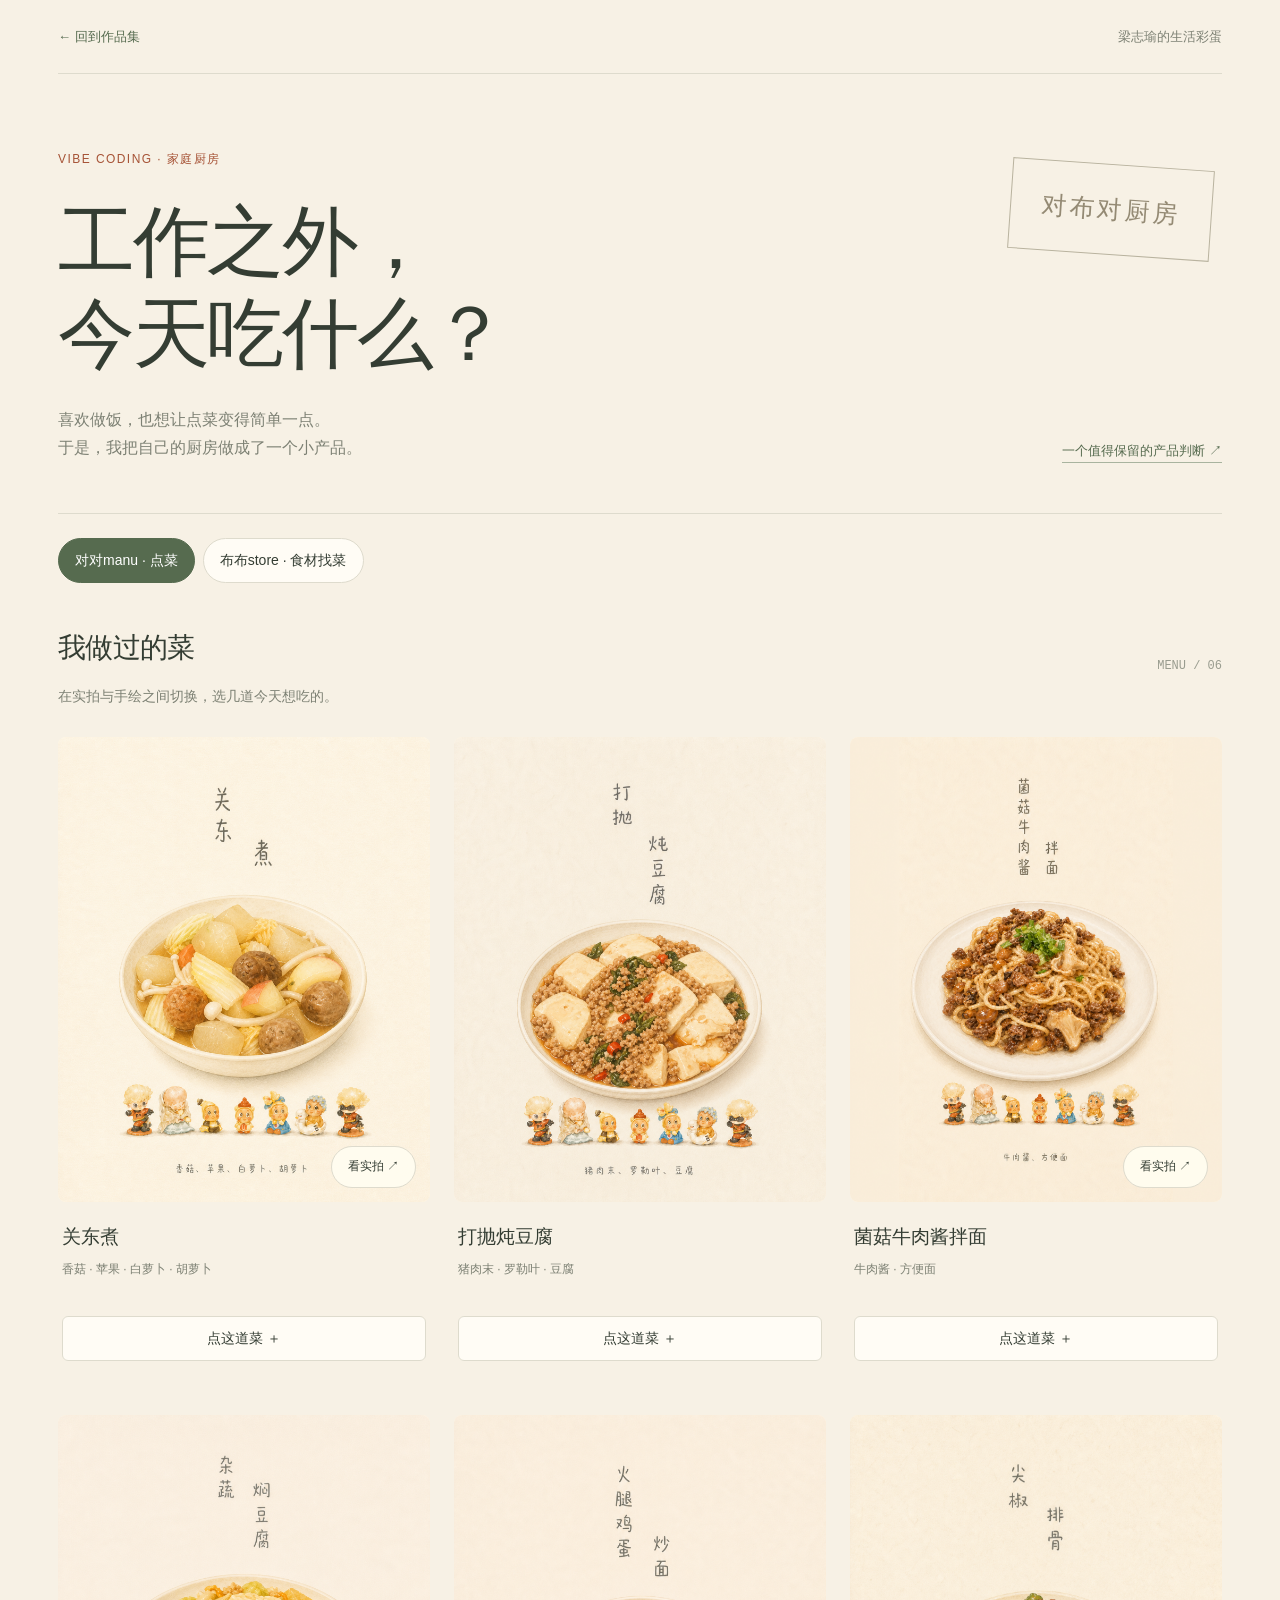
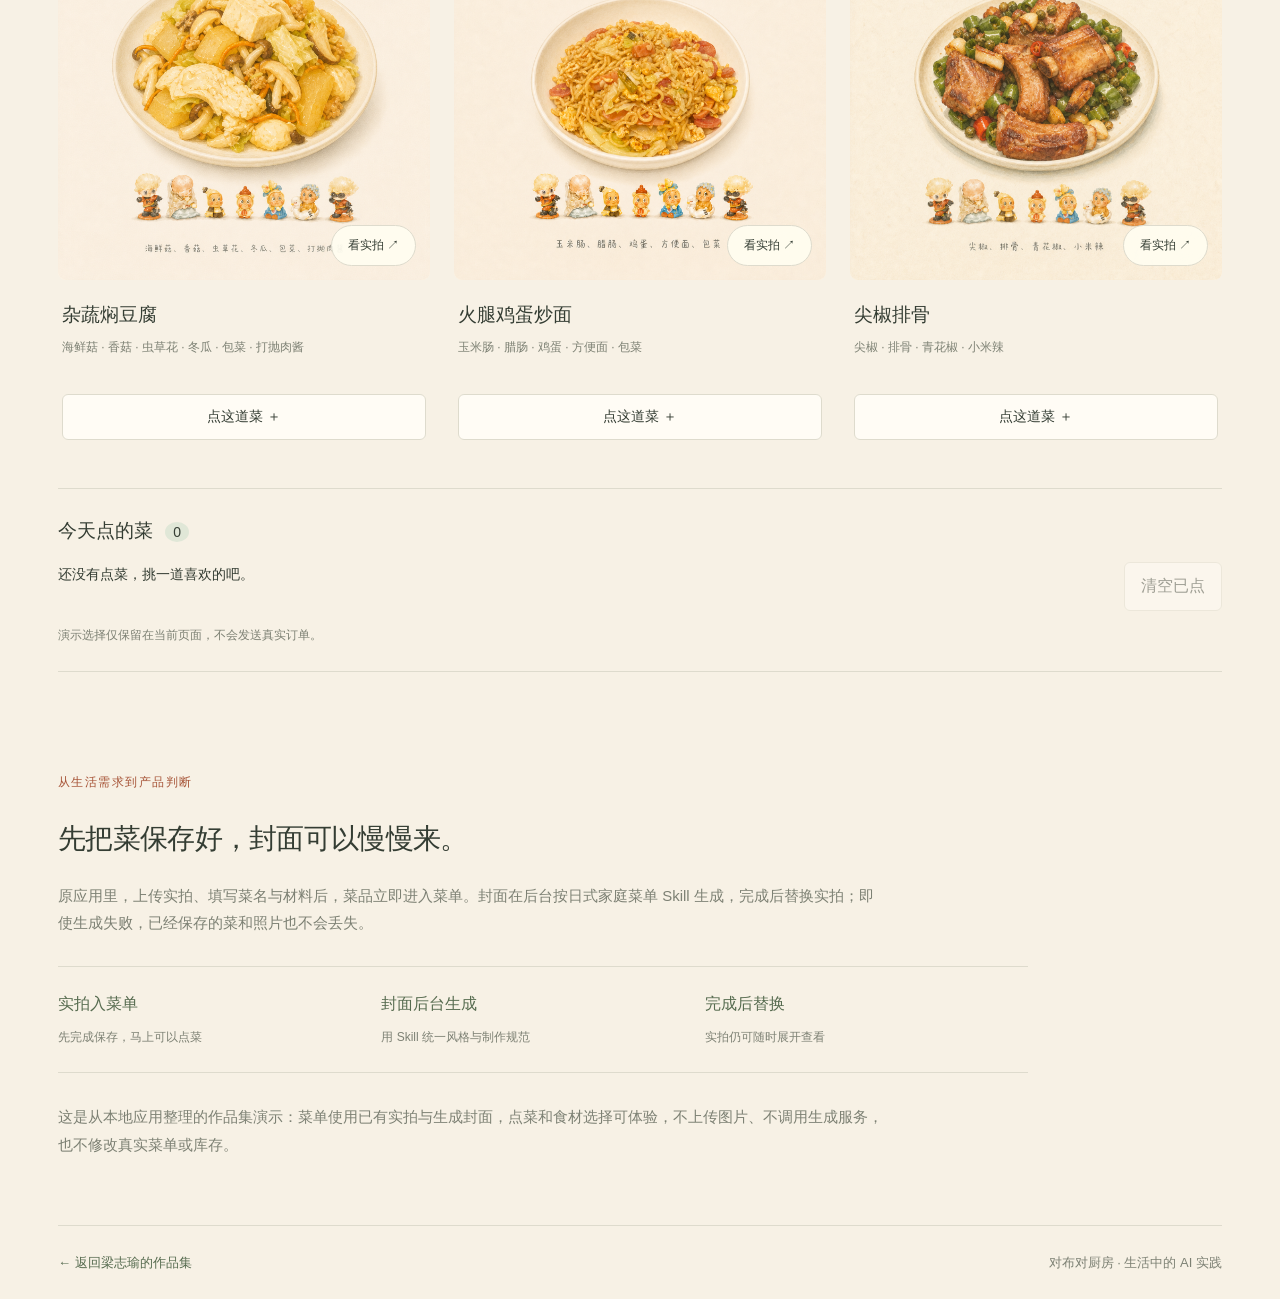
<file: kitchen/index.html>
<!doctype html><html lang="zh-CN"><head><meta charset="utf-8"><meta name="viewport" content="width=device-width,initial-scale=1"><title>对布对厨房 · 梁志瑜的生活彩蛋</title><link rel="stylesheet" href="kitchen.css"></head><body><div class="shell"><header><a class="back" href="../index.html">← 回到作品集</a><span>梁志瑜的生活彩蛋</span></header><section class="hero"><span class="eyebrow">VIBE CODING · 家庭厨房</span><h1>工作之外，<br>今天吃什么？</h1><div class="hero-bottom"><p>喜欢做饭，也想让点菜变得简单一点。<br>于是，我把自己的厨房做成了一个小产品。</p><a href="#why">一个值得保留的产品判断 ↗</a></div><div class="kitchen-name">对布对厨房</div></section><nav class="tabs" aria-label="厨房功能"><button type="button" data-tab="menu" aria-pressed="true">对对manu · 点菜</button><button type="button" data-tab="store" aria-pressed="false">布布store · 食材找菜</button></nav><main><section id="menu-panel"><div class="section-head"><div><h2>我做过的菜</h2><p>在实拍与手绘之间切换，选几道今天想吃的。</p></div><span>MENU / 06</span></div><div class="menu-grid"><article class="dish"><div class="dish-image"><img src="images/0-cover.png" alt="关东煮的手绘封面" width="400" height="500" data-image="0" loading="lazy"><button class="photo-toggle" type="button" data-photo="0" aria-pressed="false">看实拍 ↗</button></div><div class="dish-info"><h3>关东煮</h3><p>香菇 · 苹果 · 白萝卜 · 胡萝卜</p><button class="order" type="button" data-order="0" aria-pressed="false">点这道菜 ＋</button></div></article><article class="dish"><div class="dish-image"><img src="images/1-cover.png" alt="打抛炖豆腐的手绘封面" width="400" height="500" data-image="1" loading="lazy"></div><div class="dish-info"><h3>打抛炖豆腐</h3><p>猪肉末 · 罗勒叶 · 豆腐</p><button class="order" type="button" data-order="1" aria-pressed="false">点这道菜 ＋</button></div></article><article class="dish"><div class="dish-image"><img src="images/2-cover.png" alt="菌菇牛肉酱拌面的手绘封面" width="400" height="500" data-image="2" loading="lazy"><button class="photo-toggle" type="button" data-photo="2" aria-pressed="false">看实拍 ↗</button></div><div class="dish-info"><h3>菌菇牛肉酱拌面</h3><p>牛肉酱 · 方便面</p><button class="order" type="button" data-order="2" aria-pressed="false">点这道菜 ＋</button></div></article><article class="dish"><div class="dish-image"><img src="images/3-cover.png" alt="杂蔬焖豆腐的手绘封面" width="400" height="500" data-image="3" loading="lazy"><button class="photo-toggle" type="button" data-photo="3" aria-pressed="false">看实拍 ↗</button></div><div class="dish-info"><h3>杂蔬焖豆腐</h3><p>海鲜菇 · 香菇 · 虫草花 · 冬瓜 · 包菜 · 打抛肉酱</p><button class="order" type="button" data-order="3" aria-pressed="false">点这道菜 ＋</button></div></article><article class="dish"><div class="dish-image"><img src="images/4-cover.png" alt="火腿鸡蛋炒面的手绘封面" width="400" height="500" data-image="4" loading="lazy"><button class="photo-toggle" type="button" data-photo="4" aria-pressed="false">看实拍 ↗</button></div><div class="dish-info"><h3>火腿鸡蛋炒面</h3><p>玉米肠 · 腊肠 · 鸡蛋 · 方便面 · 包菜</p><button class="order" type="button" data-order="4" aria-pressed="false">点这道菜 ＋</button></div></article><article class="dish"><div class="dish-image"><img src="images/5-cover.png" alt="尖椒排骨的手绘封面" width="400" height="500" data-image="5" loading="lazy"><button class="photo-toggle" type="button" data-photo="5" aria-pressed="false">看实拍 ↗</button></div><div class="dish-info"><h3>尖椒排骨</h3><p>尖椒 · 排骨 · 青花椒 · 小米辣</p><button class="order" type="button" data-order="5" aria-pressed="false">点这道菜 ＋</button></div></article></div><aside class="orders" aria-label="今天点的菜"><h3>今天点的菜 <span id="order-count">0</span></h3><div id="order-list" aria-live="polite">还没有点菜，挑一道喜欢的吧。</div><button type="button" id="clear-orders">清空已点</button><small>演示选择仅保留在当前页面，不会发送真实订单。</small></aside></section><section id="store-panel" hidden><div class="section-head"><div><h2>家里有什么，就从什么开始</h2><p>勾选食材，从基础菜谱中找一道接近的菜。</p></div></div><div class="store-layout"><div class="pantry"><h3>演示食材架</h3><div class="ingredients"><label class="ingredient"><input type="checkbox" value="青椒"><span>青椒</span></label><label class="ingredient"><input type="checkbox" value="鸡蛋"><span>鸡蛋</span></label><label class="ingredient"><input type="checkbox" value="西红柿"><span>西红柿</span></label><label class="ingredient"><input type="checkbox" value="娃娃菜"><span>娃娃菜</span></label><label class="ingredient"><input type="checkbox" value="蒜蓉酱"><span>蒜蓉酱</span></label><label class="ingredient"><input type="checkbox" value="白菜"><span>白菜</span></label><label class="ingredient"><input type="checkbox" value="豆腐"><span>豆腐</span></label></div><div class="actions"><button class="primary" type="button" id="match">找一道菜 ↗</button><button type="button" id="clear-ingredients">清空食材</button></div><p class="fine">此处展示 CookLikeHOC 菜谱库的 4 道节选，按核心食材匹配，不换算家庭份量。</p></div><article class="recipe" aria-live="polite"><span class="eyebrow">今晚的一个建议</span><h3 id="recipe-title">先看看食材架</h3><p id="recipe-description">选中食材后，点击“找一道菜”。</p><p id="recipe-source" class="fine"></p><button type="button" id="next-recipe" disabled>换一道 ↻</button></article></div></section><section class="why" id="why"><span class="eyebrow">从生活需求到产品判断</span><h2>先把菜保存好，封面可以慢慢来。</h2><p>原应用里，上传实拍、填写菜名与材料后，菜品立即进入菜单。封面在后台按日式家庭菜单 Skill 生成，完成后替换实拍；即使生成失败，已经保存的菜和照片也不会丢失。</p><ol class="journey"><li><strong>实拍入菜单</strong><span>先完成保存，马上可以点菜</span></li><li><strong>封面后台生成</strong><span>用 Skill 统一风格与制作规范</span></li><li><strong>完成后替换</strong><span>实拍仍可随时展开查看</span></li></ol><p class="fine">这是从本地应用整理的作品集演示：菜单使用已有实拍与生成封面，点菜和食材选择可体验，不上传图片、不调用生成服务，也不修改真实菜单或库存。</p></section></main><footer><a class="back" href="../index.html">← 返回梁志瑜的作品集</a><span>对布对厨房 · 生活中的 AI 实践</span></footer></div><script src="data.js"></script><script src="kitchen.js"></script></body></html>
</file>
<file: assets/portfolio.css>
#spatial-portfolio{--sg-paper:#f5f5f1;--sg-ink:#27332d;--sg-muted:#6b746d;--sg-accent:#627d6b;--sg-soft:#e1e8de;--sg-line:#d9ded5;font:400 14px/1.6 "PingFang SC","Helvetica Neue",Arial,sans-serif;color:var(--sg-ink);background:var(--sg-paper);color-scheme:light;position:relative;isolation:isolate;overflow:hidden;text-align:left;min-width:0}
#spatial-portfolio *{box-sizing:border-box}#spatial-portfolio [hidden]{display:none!important}#spatial-portfolio h1,#spatial-portfolio h2,#spatial-portfolio h3,#spatial-portfolio p{margin:0;font-weight:400}#spatial-portfolio button,#spatial-portfolio a{-webkit-tap-highlight-color:transparent}#spatial-portfolio button{font:inherit;cursor:pointer;color:inherit}#spatial-portfolio button:focus-visible,#spatial-portfolio a:focus-visible{outline:2px solid var(--sg-accent);outline-offset:5px}#spatial-portfolio a{color:inherit;text-decoration:none}#spatial-portfolio button{border:0}#spatial-portfolio .sg-mono{font:400 11px/1.5 "SFMono-Regular",Consolas,monospace;letter-spacing:.07em}#spatial-portfolio .sg-pad{padding-left:48px;padding-right:48px}#spatial-portfolio .sg-nav{height:75px;display:flex;align-items:center;justify-content:space-between;border-bottom:1px solid var(--sg-line);gap:20px}#spatial-portfolio .sg-brand{font:500 24px/1 Georgia,serif;letter-spacing:-2px;background:none;padding:8px 0}#spatial-portfolio .sg-brand span{color:var(--sg-accent)}#spatial-portfolio .sg-navlinks{display:flex;align-items:center;gap:28px}#spatial-portfolio .sg-navlinks button{background:none;font-size:12px;padding:8px 0;position:relative}#spatial-portfolio .sg-navlinks button:after{content:"";position:absolute;left:0;bottom:2px;height:1px;width:100%;background:var(--sg-accent);transform:scaleX(0);transform-origin:left;transition:transform .35s}#spatial-portfolio .sg-navlinks button:hover:after{transform:scaleX(1)}#spatial-portfolio .sg-available{display:flex;align-items:center;gap:8px;font-size:11px;color:var(--sg-muted)}#spatial-portfolio .sg-dot{width:6px;height:6px;background:var(--sg-accent);border-radius:50%;display:inline-block;box-shadow:0 0 0 4px #627d6b0b}#spatial-portfolio .sg-profile{padding-top:46px;padding-bottom:35px;position:relative}#spatial-portfolio .sg-profile-meta{display:flex;align-items:center;justify-content:space-between;color:var(--sg-muted);gap:12px}#spatial-portfolio .sg-id{display:flex;align-items:center;gap:9px}#spatial-portfolio .sg-profile-main{display:grid;grid-template-columns:1fr 1.05fr;align-items:center;gap:38px;margin:25px 0 24px}#spatial-portfolio h1{font-size:clamp(70px,10.5vw,113px);line-height:1.05;letter-spacing:-.065em;font-weight:500}#spatial-portfolio .sg-name-en{font:400 12px/1.5 "SFMono-Regular",Consolas,monospace;letter-spacing:.24em;color:var(--sg-muted);margin-top:17px;padding-left:4px}#spatial-portfolio .sg-education{border-left:1px solid #cbd4c8;padding-left:35px}#spatial-portfolio .sg-degree-label{font-size:11px;color:var(--sg-accent);letter-spacing:.06em;display:flex;gap:9px;align-items:center}#spatial-portfolio .sg-school{font-size:31px;letter-spacing:-.04em;line-height:1.4;margin-top:8px;font-weight:500}#spatial-portfolio .sg-degree{font-size:18px;margin-top:2px;color:#526257}#spatial-portfolio .sg-bachelor{font-size:13px;color:var(--sg-muted);margin-top:15px}#spatial-portfolio .sg-profile-end{display:flex;align-items:center;justify-content:space-between;gap:25px}#spatial-portfolio .sg-tagline{font-size:13px;color:var(--sg-muted);line-height:1.8}#spatial-portfolio .sg-inline-link{display:flex;align-items:center;gap:16px;background:transparent;padding:6px 0;font-size:12px;white-space:nowrap}#spatial-portfolio .sg-inline-link span{display:flex;align-items:center;justify-content:center;width:30px;height:30px;border:1px solid #becabe;border-radius:50%;transition:transform .45s,background .3s}#spatial-portfolio .sg-inline-link:hover span{transform:rotate(45deg);background:var(--sg-soft)}
#spatial-portfolio .sg-gallery-head{border-top:1px solid var(--sg-line);padding:23px 0 21px;display:flex;justify-content:space-between;align-items:center;gap:14px}#spatial-portfolio .sg-gallery-title{display:flex;align-items:center;gap:13px;font-size:15px}#spatial-portfolio .sg-gallery-title sup{font:400 11px Consolas,monospace;color:var(--sg-muted);align-self:flex-start;margin-top:1px}#spatial-portfolio .sg-gallery-head>.sg-mono{color:var(--sg-muted)}#spatial-portfolio .sg-gallery{display:flex;gap:15px;align-items:stretch;perspective:1500px}#spatial-portfolio .sg-project{display:flex;flex-direction:column;text-align:left;padding:0;background:transparent;min-width:0;flex:1 1 0%;transition:flex-grow .65s cubic-bezier(.2,.85,.2,1);position:relative}#spatial-portfolio .sg-project:hover,#spatial-portfolio .sg-project:focus-visible{flex-grow:1.14}#spatial-portfolio .sg-cover{height:262px;border:1px solid #cfd8cc;border-radius:13px;background:#e2e9df;position:relative;overflow:hidden;transform:rotateX(var(--sg-rx,0deg)) rotateY(var(--sg-ry,0deg));transition:transform .65s cubic-bezier(.18,.9,.18,1);will-change:transform}#spatial-portfolio .sg-project:nth-child(2) .sg-cover{background:#e9e7e0;border-color:#d9d7cf}#spatial-portfolio .sg-project:nth-child(3) .sg-cover{background:#e2e6e4;border-color:#cfd6d2}#spatial-portfolio .sg-cover:after{content:"";position:absolute;inset:0;background:radial-gradient(circle 180px at var(--sg-x,50%) var(--sg-y,35%),#ffffff80,transparent 75%);opacity:0;transition:opacity .5s;pointer-events:none}#spatial-portfolio .sg-project:hover .sg-cover:after{opacity:1}#spatial-portfolio .sg-cover-top{position:absolute;top:19px;left:19px;right:19px;display:flex;align-items:center;justify-content:space-between;z-index:3;color:#57685a}#spatial-portfolio .sg-cover-no{font:400 12px Consolas,monospace}#spatial-portfolio .sg-cover-mark{font-size:17px;line-height:1;transition:transform .45s}#spatial-portfolio .sg-project:hover .sg-cover-mark{transform:rotate(90deg)}#spatial-portfolio .sg-cover-bottom{position:absolute;left:19px;bottom:18px;right:19px;display:flex;justify-content:space-between;align-items:center;z-index:3;font-size:11px;color:#5f6c62}#spatial-portfolio .sg-art{position:absolute;left:50%;top:51%;width:195px;height:155px;transform:translate(-50%,-50%);transition:transform .8s cubic-bezier(.17,.84,.24,1);pointer-events:none}#spatial-portfolio .sg-project:hover .sg-art{transform:translate(-50%,-50%) rotate(-5deg) scale(1.065)}#spatial-portfolio .sg-loop{position:absolute;width:145px;height:145px;border-radius:38px;border:21px solid #869d86;left:24px;top:3px;transform:rotate(-34deg);background:transparent;box-shadow:inset 3px 4px 6px #52645118,3px 5px 0 #7b917b,13px 17px 22px #596d5920}#spatial-portfolio .sg-loop:after{content:"";position:absolute;inset:-21px;border:1px solid #afbfaa;border-radius:38px}#spatial-portfolio .sg-loop-two{width:88px;height:88px;border-width:15px;border-radius:50%;left:108px;top:66px;transform:rotate(0);border-color:#d5dfce;box-shadow:inset 3px 4px 5px #52645118,3px 5px 0 #b7c8b1,9px 13px 18px #596d591f}#spatial-portfolio .sg-loop-two:after{inset:-15px;border-radius:50%;border-color:#edf1e8}#spatial-portfolio .sg-skill-art{display:flex;align-items:center;justify-content:center;font-family:Georgia,serif;font-size:115px;color:#8b8d79;letter-spacing:-.11em;padding-right:10px;text-shadow:2px 3px 0 #f7f7ef,4px 6px 0 #c3c3b3,7px 12px 16px #585d4420}#spatial-portfolio .sg-skill-art span{display:inline-block;transition:transform .7s cubic-bezier(.2,.9,.2,1)}#spatial-portfolio .sg-project:hover .sg-skill-art span:first-child{transform:translateX(-8px) rotate(-7deg)}#spatial-portfolio .sg-project:hover .sg-skill-art span:last-child{transform:translateX(8px) rotate(7deg)}#spatial-portfolio .sg-asterisk{font-size:76px;margin:0 7px;padding-top:20px;color:#697861}#spatial-portfolio .sg-film{width:176px;height:129px;position:absolute;left:10px;top:14px;border:1px solid #a4b4a9;border-radius:23px;background:#ccd6ce;transform:rotate(-13deg);box-shadow:3px 5px 0 #a6b6aa,8px 15px 18px #384e3f1c}#spatial-portfolio .sg-film:before,#spatial-portfolio .sg-film:after{content:"";position:absolute;top:50%;left:50%;width:74px;height:74px;border:12px solid #8eaa98;border-radius:50%;transform:translate(-50%,-50%);box-shadow:inset 2px 3px 0 #c9d6cd,2px 3px 0 #698b75}#spatial-portfolio .sg-film:after{width:36px;height:36px;border-width:2px;border-color:#e5ebe6;background:#c0d0c4;box-shadow:none}#spatial-portfolio .sg-film-corner{position:absolute;right:15px;top:15px;width:7px;height:7px;border-radius:50%;background:#789682}#spatial-portfolio .sg-film-ridge{position:absolute;left:16px;top:17px;width:32px;height:3px;background:#95aa9b;border-radius:4px;box-shadow:0 7px 0 #95aa9b}#spatial-portfolio .sg-open-hint{position:absolute;left:50%;top:50%;z-index:4;display:flex;align-items:center;justify-content:center;gap:6px;padding:10px 14px;background:#fdfef9ee;border:1px solid #ffffff;border-radius:40px;font-size:11px;box-shadow:0 5px 25px #31443816;opacity:0;transform:translate(-50%,-30%) scale(.9);transition:opacity .2s,transform .4s;pointer-events:none;white-space:nowrap}#spatial-portfolio .sg-project:hover .sg-open-hint{opacity:1;transform:translate(calc(-50% + var(--sg-cx,0px)),calc(-50% + var(--sg-cy,0px))) scale(1)}#spatial-portfolio .sg-project-copy{padding:17px 1px 8px}#spatial-portfolio .sg-project-title{display:flex;justify-content:space-between;gap:8px;align-items:center;font-size:18px;font-weight:500;letter-spacing:-.035em;line-height:1.5}#spatial-portfolio .sg-project-title>span{font-size:17px;transition:transform .4s}#spatial-portfolio .sg-project:hover .sg-project-title>span{transform:translate(3px,-3px)}#spatial-portfolio .sg-project-desc{display:block;font-size:12px;color:var(--sg-muted);line-height:1.8;margin-top:5px}#spatial-portfolio .sg-home-bottom{padding-top:26px;padding-bottom:27px;display:flex;justify-content:space-between;align-items:center;color:var(--sg-muted);font-size:11px;gap:15px}#spatial-portfolio .sg-home-bottom span:first-child{display:flex;gap:7px;align-items:center}#spatial-portfolio .sg-motion{background:transparent;padding:7px 0;color:var(--sg-muted);font-size:11px;display:flex;align-items:center;gap:7px}#spatial-portfolio .sg-motion-dot{width:17px;height:10px;background:var(--sg-accent);border-radius:8px;position:relative}#spatial-portfolio .sg-motion-dot:after{content:"";position:absolute;width:6px;height:6px;border-radius:50%;right:2px;top:2px;background:white}#spatial-portfolio[data-motion="off"] .sg-motion-dot{background:#a3aca4}#spatial-portfolio[data-motion="off"] .sg-motion-dot:after{left:2px;right:auto}
#spatial-portfolio .sg-contact{border-top:1px solid var(--sg-line);padding-top:25px;padding-bottom:25px;background:#edf0e9;display:flex;align-items:center;justify-content:space-between;gap:22px}#spatial-portfolio .sg-contact-title{font-size:22px;letter-spacing:-.04em}#spatial-portfolio .sg-contact-actions{display:flex;gap:23px;align-items:center;flex-wrap:wrap;font-size:12px}#spatial-portfolio .sg-contact-actions a:hover{text-decoration:underline}#spatial-portfolio .sg-wechat{background:none;padding:6px 0;border-bottom:1px solid #a7b8a9;font-size:12px}#spatial-portfolio .sg-contact-details{font-size:11px;color:var(--sg-muted);margin-top:4px}#spatial-portfolio .sg-footer{padding-top:17px;padding-bottom:17px;border-top:1px solid var(--sg-line);display:flex;align-items:center;justify-content:space-between;gap:20px;font-size:11px;color:var(--sg-muted)}
#spatial-portfolio .sg-reader{padding-top:27px;padding-bottom:34px}#spatial-portfolio .sg-reader-nav{display:flex;align-items:center;justify-content:space-between;gap:20px;margin-bottom:33px}#spatial-portfolio .sg-back{display:flex;gap:11px;align-items:center;font-size:12px;background:none;padding:8px 0}#spatial-portfolio .sg-back:hover{color:var(--sg-accent)}#spatial-portfolio .sg-reader-switch{display:flex;align-items:center;gap:13px;color:var(--sg-muted)}#spatial-portfolio .sg-round{border:1px solid #cbd5c8!important;background:#fff;border-radius:50%;width:33px;height:33px;display:flex;align-items:center;justify-content:center;transition:background .3s,transform .3s}#spatial-portfolio .sg-round:hover{background:var(--sg-soft);transform:scale(1.08)}#spatial-portfolio .sg-reader-kicker{display:flex;align-items:center;justify-content:space-between;color:var(--sg-accent);margin-bottom:12px;gap:12px}#spatial-portfolio .sg-reader h2{font-size:39px;font-weight:500;letter-spacing:-.045em;line-height:1.35}#spatial-portfolio .sg-reader-summary{font-size:14px;line-height:1.9;max-width:680px;color:var(--sg-muted);margin-top:16px}#spatial-portfolio .sg-reader-tabs{display:flex;align-items:center;gap:27px;border-bottom:1px solid var(--sg-line);margin-top:27px}#spatial-portfolio .sg-reader-tab{background:none;padding:13px 0;font-size:13px;position:relative;color:var(--sg-muted)}#spatial-portfolio .sg-reader-tab[aria-pressed="true"]{color:var(--sg-ink)}#spatial-portfolio .sg-reader-tab:after{content:"";position:absolute;bottom:-1px;left:0;right:0;height:2px;background:var(--sg-accent);transform:scaleX(0);transition:transform .3s}#spatial-portfolio .sg-reader-tab[aria-pressed="true"]:after{transform:scaleX(1)}#spatial-portfolio .sg-experience{margin-top:26px;border:1px solid var(--sg-line);background:#fff;border-radius:14px;overflow:hidden}#spatial-portfolio .sg-experience-head{padding:19px 23px;border-bottom:1px solid var(--sg-line);display:flex;align-items:center;justify-content:space-between;gap:20px;font-size:12px}#spatial-portfolio .sg-experience-head .sg-mono{color:var(--sg-muted)}#spatial-portfolio .sg-workspace{display:grid;grid-template-columns:1fr 1.06fr;min-height:244px}#spatial-portfolio .sg-filelist{padding:23px;background:#f0f3ed;display:flex;flex-direction:column;justify-content:center;gap:10px}#spatial-portfolio .sg-filebutton{border:1px solid #d6dfd1!important;background:#fff;border-radius:6px;padding:12px;display:flex;align-items:center;justify-content:space-between;gap:10px;font-size:12px;text-align:left;transition:transform .35s,border-color .3s}#spatial-portfolio .sg-filebutton:hover{transform:translateX(4px)}#spatial-portfolio .sg-filebutton[aria-pressed="true"]{border-color:var(--sg-accent)!important;background:#f9fbf6}#spatial-portfolio .sg-filebutton span{font-size:11px;color:var(--sg-muted)}#spatial-portfolio .sg-answer{padding:26px;display:flex;flex-direction:column;justify-content:center;align-items:start;gap:13px}#spatial-portfolio .sg-result-tag{display:inline-flex;align-items:center;gap:7px;color:var(--sg-accent);border:1px solid #d0dcce;border-radius:30px;padding:4px 9px;font-size:11px}#spatial-portfolio .sg-result-tag:before{content:"";width:5px;height:5px;border-radius:50%;background:currentColor}#spatial-portfolio .sg-answer h3{font-size:23px;line-height:1.4;letter-spacing:-.03em}#spatial-portfolio .sg-answer p{font-size:13px;color:var(--sg-muted);line-height:1.9}#spatial-portfolio .sg-example-caption{padding:14px 23px;font-size:11px;color:var(--sg-muted);border-top:1px solid var(--sg-line)}#spatial-portfolio .sg-rule-example{padding:24px;display:grid;grid-template-columns:1fr 1fr;gap:30px;align-items:center}#spatial-portfolio .sg-term{font-size:30px;letter-spacing:-.045em;margin-bottom:10px}#spatial-portfolio .sg-term-context{font-size:12px;color:var(--sg-muted);line-height:1.9}#spatial-portfolio .sg-rule-options{display:flex;gap:8px;flex-wrap:wrap;margin-top:20px}#spatial-portfolio .sg-rule-option{background:#eef1e9;border:1px solid #d2dccd!important;padding:8px 12px;border-radius:5px;font-size:12px}#spatial-portfolio .sg-rule-option[aria-pressed="true"]{background:var(--sg-accent);color:white;border-color:var(--sg-accent)!important}#spatial-portfolio .sg-filmstrip{display:flex;gap:10px;padding:22px;background:#eef1eb}#spatial-portfolio .sg-shot{flex:1;min-width:0;background:#fff;border:1px solid #d2dccd!important;border-radius:7px;padding:15px 12px;text-align:left;transition:transform .3s,border-color .3s}#spatial-portfolio .sg-shot[aria-pressed="true"]{border-color:var(--sg-accent)!important;transform:translateY(-4px);box-shadow:0 4px 0 #627d6b13}#spatial-portfolio .sg-shot strong{display:block;font:400 30px/1.3 Georgia,serif;color:var(--sg-accent);margin:10px 0}#spatial-portfolio .sg-shot small{font-size:11px;color:var(--sg-muted);line-height:1.6;display:block}#spatial-portfolio .sg-film-answer{padding:22px 25px;display:grid;grid-template-columns:90px 1fr;gap:20px;align-items:center}#spatial-portfolio .sg-film-verdict{font:400 26px Georgia,serif;color:var(--sg-accent)}#spatial-portfolio .sg-film-answer p{font-size:13px;color:var(--sg-muted);line-height:1.8}#spatial-portfolio .sg-evidence-panel{margin-top:26px;background:#fff;border:1px solid var(--sg-line);border-radius:13px;padding:27px}#spatial-portfolio .sg-evidence-panel h3{font-size:23px;letter-spacing:-.03em;line-height:1.5}#spatial-portfolio .sg-evidence-grid{display:grid;grid-template-columns:repeat(3,1fr);gap:20px;margin:25px 0;border-top:1px solid var(--sg-line);border-bottom:1px solid var(--sg-line);padding:23px 0}#spatial-portfolio .sg-evidence-value{font:400 39px/1.3 Georgia,serif;color:var(--sg-accent)}#spatial-portfolio .sg-evidence-label{font-size:12px;color:var(--sg-muted);margin-top:5px;line-height:1.8}#spatial-portfolio .sg-boundary{font-size:12px;line-height:1.9;color:var(--sg-muted)}#spatial-portfolio .sg-reader-end{margin-top:23px;display:flex;align-items:center;justify-content:space-between;gap:20px;font-size:11px;color:var(--sg-muted)}#spatial-portfolio .sg-next-project{padding:9px 13px;background:var(--sg-soft);border-radius:4px;font-size:12px}#spatial-portfolio .sg-next-project:hover{background:#d4dfcf}#spatial-portfolio .sg-reveal{animation:sg-enter .7s both}#spatial-portfolio .sg-delay-one{animation-delay:.07s}#spatial-portfolio .sg-delay-two{animation-delay:.14s}@keyframes sg-enter{from{opacity:0;transform:translateY(18px)}to{opacity:1;transform:translateY(0)}}#spatial-portfolio[data-motion="off"] *,#spatial-portfolio[data-motion="off"] *:before,#spatial-portfolio[data-motion="off"] *:after{animation:none!important;transition:none!important}#spatial-portfolio[data-motion="off"] .sg-cover{transform:none}#spatial-portfolio[data-motion="off"] .sg-project:hover{flex-grow:1}#spatial-portfolio .sg-live{position:absolute;width:1px;height:1px;overflow:hidden;clip-path:inset(50%)}
@media(min-width:1200px){#spatial-portfolio .sg-pad{padding-left:64px;padding-right:64px}#spatial-portfolio .sg-profile{padding-top:55px;padding-bottom:42px}#spatial-portfolio .sg-profile-main{margin:34px 0 28px}#spatial-portfolio .sg-cover{height:290px}#spatial-portfolio .sg-art{transform:translate(-50%,-50%) scale(1.15)}#spatial-portfolio .sg-project:hover .sg-art{transform:translate(-50%,-50%) rotate(-5deg) scale(1.22)}#spatial-portfolio .sg-school{font-size:35px}#spatial-portfolio .sg-degree{font-size:21px}}
@media(max-width:780px){#spatial-portfolio .sg-pad{padding-left:30px;padding-right:30px}#spatial-portfolio .sg-profile-main{gap:23px;grid-template-columns:1fr 1.12fr}#spatial-portfolio h1{font-size:77px}#spatial-portfolio .sg-education{padding-left:23px}#spatial-portfolio .sg-school{font-size:26px}#spatial-portfolio .sg-degree{font-size:16px}#spatial-portfolio .sg-bachelor{font-size:12px}#spatial-portfolio .sg-cover{height:225px}#spatial-portfolio .sg-art{transform:translate(-50%,-50%) scale(.87)}#spatial-portfolio .sg-project:hover .sg-art{transform:translate(-50%,-50%) rotate(-5deg) scale(.92)}#spatial-portfolio .sg-project-title{font-size:15px}#spatial-portfolio .sg-project-desc{font-size:11px}#spatial-portfolio .sg-gallery{gap:12px}#spatial-portfolio .sg-cover-top{left:14px;right:14px;top:15px}#spatial-portfolio .sg-cover-bottom{left:14px;right:14px;bottom:15px}#spatial-portfolio .sg-cover-bottom .sg-mono{font-size:10px}#spatial-portfolio .sg-contact{align-items:start;flex-direction:column;gap:15px}#spatial-portfolio .sg-available{display:none}#spatial-portfolio .sg-reader h2{font-size:34px}}
@media(max-width:570px){#spatial-portfolio .sg-pad{padding-left:23px;padding-right:23px}#spatial-portfolio .sg-nav{height:66px}#spatial-portfolio .sg-navlinks{gap:21px}#spatial-portfolio .sg-profile{padding-top:30px;padding-bottom:28px}#spatial-portfolio .sg-profile-meta{align-items:start}#spatial-portfolio .sg-profile-meta>.sg-mono:not(.sg-id){display:none}#spatial-portfolio .sg-profile-main{grid-template-columns:1fr;gap:25px;margin-top:22px;margin-bottom:20px}#spatial-portfolio h1{font-size:clamp(70px,21vw,94px)}#spatial-portfolio .sg-name-en{font-size:11px;margin-top:11px}#spatial-portfolio .sg-education{padding-left:16px;margin-top:0}#spatial-portfolio .sg-school{font-size:27px}#spatial-portfolio .sg-degree{font-size:17px}#spatial-portfolio .sg-bachelor{margin-top:10px}#spatial-portfolio .sg-profile-end{align-items:start;flex-direction:column;gap:10px}#spatial-portfolio .sg-tagline{font-size:12px}#spatial-portfolio .sg-inline-link{font-size:11px}#spatial-portfolio .sg-gallery-head{padding-top:20px;padding-bottom:16px}#spatial-portfolio .sg-gallery-head>.sg-mono{font-size:10px}#spatial-portfolio .sg-gallery{flex-direction:column;gap:18px}#spatial-portfolio .sg-project{display:grid;grid-template-columns:104px 1fr;gap:16px;align-items:center}#spatial-portfolio .sg-cover{height:123px;border-radius:9px}#spatial-portfolio .sg-cover-top{top:9px;left:10px;right:10px}#spatial-portfolio .sg-cover-no{font-size:10px}#spatial-portfolio .sg-cover-mark{font-size:13px}#spatial-portfolio .sg-cover-bottom{display:none}#spatial-portfolio .sg-art{transform:translate(-50%,-50%) scale(.48);top:56%}#spatial-portfolio .sg-project:hover .sg-art{transform:translate(-50%,-50%) rotate(-5deg) scale(.5)}#spatial-portfolio .sg-project-copy{padding:5px 0}#spatial-portfolio .sg-project-title{font-size:17px;gap:5px}#spatial-portfolio .sg-project-desc{font-size:12px;margin-top:8px}#spatial-portfolio .sg-open-hint{display:none}#spatial-portfolio .sg-home-bottom{font-size:10px;padding:22px 0}#spatial-portfolio .sg-motion{font-size:10px}#spatial-portfolio .sg-footer{font-size:10px;gap:10px;flex-wrap:wrap}#spatial-portfolio .sg-contact-title{font-size:23px}#spatial-portfolio .sg-contact-actions{gap:17px;font-size:12px}#spatial-portfolio .sg-reader{padding-top:18px}#spatial-portfolio .sg-reader-nav{margin-bottom:25px;gap:12px}#spatial-portfolio .sg-reader-switch{gap:9px}#spatial-portfolio .sg-reader-kicker{align-items:start;flex-direction:column;gap:8px}#spatial-portfolio .sg-reader h2{font-size:31px}#spatial-portfolio .sg-reader-summary{font-size:13px}#spatial-portfolio .sg-reader-tabs{gap:25px;margin-top:20px}#spatial-portfolio .sg-reader-tab{font-size:12px}#spatial-portfolio .sg-experience-head{padding:15px;align-items:start;gap:10px;flex-direction:column}#spatial-portfolio .sg-workspace{grid-template-columns:1fr}#spatial-portfolio .sg-filelist{padding:17px}#spatial-portfolio .sg-answer{padding:22px;min-height:210px}#spatial-portfolio .sg-example-caption{padding:15px}#spatial-portfolio .sg-rule-example{grid-template-columns:1fr;padding:20px;gap:15px}#spatial-portfolio .sg-rule-example .sg-answer{padding:0;min-height:155px}#spatial-portfolio .sg-filmstrip{gap:7px;padding:15px}#spatial-portfolio .sg-shot{padding:12px 9px}#spatial-portfolio .sg-shot strong{font-size:26px}#spatial-portfolio .sg-shot small{font-size:11px}#spatial-portfolio .sg-film-answer{padding:20px;grid-template-columns:1fr;gap:10px}#spatial-portfolio .sg-evidence-panel{padding:20px}#spatial-portfolio .sg-evidence-grid{gap:13px}#spatial-portfolio .sg-evidence-value{font-size:30px}#spatial-portfolio .sg-evidence-label{font-size:11px}#spatial-portfolio .sg-reader-end{align-items:start;flex-direction:column;gap:12px}#spatial-portfolio .sg-reader-end>.sg-mono{display:none}}
@media(prefers-reduced-motion:reduce){#spatial-portfolio *,#spatial-portfolio *:before,#spatial-portfolio *:after{animation:none!important;transition:none!important}#spatial-portfolio .sg-cover{transform:none!important}#spatial-portfolio .sg-project:hover{flex-grow:1}}


#spatial-portfolio{--sp-accent:#708cab;--sp-ink:#233044;--sp-muted:#69798e;--sp-line:#dce5ef;--sp-paper:#f7f9fc;--sg-accent:#708cab;--sg-muted:#69798e;--sg-ink:#233044;--sg-line:#dce5ef;--sg-soft:#e5edf6;background:var(--sp-paper);color:var(--sp-ink);font:400 14px/1.6 "PingFang SC","Helvetica Neue",Arial,sans-serif;isolation:isolate;position:relative;overflow:hidden;color-scheme:light;text-align:left}
#spatial-portfolio *{box-sizing:border-box}#spatial-portfolio [hidden]{display:none!important}#spatial-portfolio button{font:inherit;color:inherit;cursor:pointer;-webkit-tap-highlight-color:transparent}#spatial-portfolio a{color:inherit;text-decoration:none}#spatial-portfolio button:focus-visible,#spatial-portfolio a:focus-visible{outline:2px solid #7797bb;outline-offset:5px}#spatial-portfolio h1,#spatial-portfolio h2,#spatial-portfolio p{margin:0}#spatial-portfolio .sp-mono{font:400 10px/1.6 "SFMono-Regular",Consolas,monospace;letter-spacing:.1em}#spatial-portfolio .sp-nav{height:77px;margin:0 46px;display:flex;align-items:center;justify-content:space-between;border-bottom:1px solid var(--sp-line);gap:20px}#spatial-portfolio .sp-brand{display:flex;align-items:center;gap:12px;background:transparent;border:0;padding:0}#spatial-portfolio .sp-brand-mark{width:28px;height:28px;display:flex;align-items:center;justify-content:center;border:1px solid #9fb0c5;border-radius:50%;font-size:17px;transform:rotate(-25deg)}#spatial-portfolio .sp-brand .sp-mono{font-size:11px;letter-spacing:.08em}#spatial-portfolio .sp-nav nav{display:flex;gap:29px;align-items:center;font-size:12px}#spatial-portfolio .sp-nav nav button{border:0;background:transparent;padding:6px 0;font-size:12px}#spatial-portfolio .sp-nav sup{font:400 9px Consolas,monospace;color:var(--sp-muted);margin-left:4px}#spatial-portfolio .sp-nav a:hover{color:var(--sp-accent)}#spatial-portfolio .sp-main{padding:0 46px;position:relative;min-height:690px}
#spatial-portfolio .sp-hero{display:grid;grid-template-columns:43% 57%;min-height:546px;gap:0;align-items:center}#spatial-portfolio .sp-person{padding:37px 0 20px;position:relative;z-index:4;pointer-events:none}#spatial-portfolio .sp-person a,#spatial-portfolio .sp-person button{pointer-events:auto}#spatial-portfolio .sp-status{display:flex;align-items:center;gap:8px;color:#6c829e;font-size:11px;margin-bottom:28px}#spatial-portfolio .sp-status>span{width:6px;height:6px;border-radius:50%;background:var(--sp-accent);box-shadow:0 0 0 4px #718dac0b}#spatial-portfolio h1{font-size:83px;font-weight:500;letter-spacing:-.065em;line-height:1.12;color:#233044;white-space:nowrap}#spatial-portfolio .sp-name-dot{color:#90a6c0;font-size:.6em;margin-left:7px}#spatial-portfolio .sp-school{font-size:27px;line-height:1.4;letter-spacing:-.03em;margin-top:24px;font-weight:500}#spatial-portfolio .sp-degree{font-size:17px;line-height:1.5;color:#677c96;margin-top:6px}#spatial-portfolio .sp-tagline{font-size:13px;line-height:1.9;color:var(--sp-muted);margin-top:22px}#spatial-portfolio .sp-contacts{display:flex;flex-direction:column;gap:12px;margin-top:26px;max-width:320px;font-size:12px}#spatial-portfolio .sp-contacts>a,#spatial-portfolio .sp-wechat-row{display:flex;align-items:center;gap:15px;line-height:1.5;min-height:20px}#spatial-portfolio .sp-contact-label{font-size:11px;color:#8491a3;flex:0 0 25px}#spatial-portfolio .sp-contact-arrow{margin-left:auto;color:#8399b3;font-size:14px}#spatial-portfolio .sp-contacts>a:hover{color:#526f94}#spatial-portfolio .sp-wechat-row button{border:1px solid #d5e0ed;background:#fff;padding:2px 8px;border-radius:3px;margin-left:auto;color:#617d9f;font-size:10px}#spatial-portfolio .sp-wechat-row button:hover{background:#eaf1fa}#spatial-portfolio .sp-copy-status{min-height:18px;margin-top:6px;font-size:10px;color:#657f9e}
#spatial-portfolio .sp-showcase{min-width:0;position:relative;height:500px;margin-top:6px}#spatial-portfolio .sp-showcase-heading{display:flex;justify-content:space-between;align-items:center;color:#8391a4;padding:19px 5px 0 38px;position:relative;z-index:2}#spatial-portfolio .sp-showcase-heading>span:first-child:before{content:"+";color:#8ba5c6;margin-right:11px;font-size:15px}#spatial-portfolio .sp-stage{height:413px;position:relative;isolation:isolate;--sp-card-width:352px;--sp-card-height:225px;perspective:none}#spatial-portfolio .sp-aura{position:absolute;inset:-45px -26px -38px -30px;background:radial-gradient(ellipse at var(--sp-glow-x,53%) var(--sp-glow-y,53%),#cbdcf291 0,#e2ecf968 38%,#eff5fc26 58%,transparent 74%);pointer-events:none}#spatial-portfolio .sp-ground{position:absolute;left:18%;right:6%;bottom:14px;height:54px;transform:rotate(-22deg);background:radial-gradient(ellipse,#6e8aaa18,transparent 70%);filter:blur(9px);pointer-events:none}
#spatial-portfolio .sp-plate{position:absolute;left:51%;top:46%;width:var(--sp-card-width,352px);height:var(--sp-card-height,225px);margin:0;padding:24px;text-align:left;border:1px solid #bdccdf;border-radius:9px;overflow:hidden;display:block;color:#4f698a;background:linear-gradient(133deg,#fcfdffe8 5%,#f6fafff5 36%,#e2ecf8f5 73%,#f9fcfff2);box-shadow:0 1px 0 #ffffff inset,0 -3px 0 #d9e4f09c inset,1px 4px 0 #c4d2e29c,7px 14px 24px #3452760f;transform-origin:50% 50%;transform:translate(-50%,-50%) perspective(1100px) translate3d(0,0,0) rotateX(44deg) rotateY(-5deg) rotateZ(-25deg);transform-style:flat;backface-visibility:hidden;will-change:transform;outline-offset:6px;--sp-shine:45%}
#spatial-portfolio .sp-plate:after{content:"";position:absolute;inset:0;pointer-events:none;background:linear-gradient(112deg,transparent 24%,#ffffffa6 var(--sp-shine),transparent 69%);opacity:.48;mix-blend-mode:screen}#spatial-portfolio .sp-plate[data-rank="0"]{border-color:#9fb5d1;background:linear-gradient(133deg,#fff 5%,#fbfdff 40%,#eaf2fc 78%,#fff);box-shadow:0 1px 0 white inset,0 -3px 0 #dbe6f29c inset,1px 4px 0 #c4d2e29c,10px 20px 34px #34527616;color:#355370}
#spatial-portfolio .sp-plate-kicker{display:flex;justify-content:space-between;align-items:center;position:absolute;left:24px;right:24px;top:23px;z-index:2;color:#6e87a6}#spatial-portfolio .sp-plate-kicker .sp-mono{font-size:10px;letter-spacing:.12em}#spatial-portfolio .sp-plate-symbol{font-size:17px;color:#8aa2bf}#spatial-portfolio .sp-plate-number{position:absolute;right:26px;top:51px;font:400 85px/1 "Helvetica Neue",Arial,sans-serif;letter-spacing:-.085em;color:#d4e0ef9c;pointer-events:none}#spatial-portfolio .sp-plate-copy{position:absolute;left:24px;right:22px;bottom:47px;z-index:3;display:flex;flex-direction:column;gap:9px}#spatial-portfolio .sp-plate-title{display:block;font-size:24px;line-height:1.35;letter-spacing:-.045em;font-weight:500;color:inherit}#spatial-portfolio .sp-plate-desc{display:block;font-size:11px;line-height:1.7;color:#7b8da4}#spatial-portfolio .sp-plate-foot{position:absolute;left:24px;right:23px;bottom:18px;display:flex;justify-content:space-between;font-size:9px;letter-spacing:.045em;color:#8b9bb0;z-index:2}#spatial-portfolio .sp-edge{position:absolute;left:0;right:0;bottom:0;height:2px;background:linear-gradient(90deg,#eaf2fc,#afc3dd6e,#fff)}#spatial-portfolio .sp-stage-bottom{display:flex;justify-content:space-between;align-items:center;padding:3px 4px 0 44px;color:#8495ad;position:relative;z-index:10}#spatial-portfolio .sp-stage-bottom>.sp-mono{font-size:11px}#spatial-portfolio .sp-stage-bottom [data-selected-count]{font-size:20px;color:#526e91;letter-spacing:-.03em;margin-right:5px}#spatial-portfolio [data-open-current]{border:0;background:transparent;font-size:12px;display:flex;align-items:center;gap:17px;padding:8px 0;color:#536f92}#spatial-portfolio [data-open-current]>span{border:1px solid #c5d4e6;border-radius:50%;width:30px;height:30px;display:flex;align-items:center;justify-content:center;background:#ffffff9e;transition:transform .35s,background .35s}#spatial-portfolio [data-open-current]:hover>span{transform:translate(2px,-2px);background:#e4edf8}
#spatial-portfolio .sp-index{display:grid;grid-template-columns:repeat(3,minmax(0,1fr));border-top:1px solid var(--sp-line);border-bottom:1px solid var(--sp-line);position:relative;z-index:5}#spatial-portfolio .sp-index>button{position:relative;border:0;border-right:1px solid var(--sp-line);background:transparent;text-align:left;padding:20px 21px 24px;min-height:146px;color:var(--sp-ink);transition:background .35s}#spatial-portfolio .sp-index>button:first-child{padding-left:0}#spatial-portfolio .sp-index>button:last-child{border-right:0}#spatial-portfolio .sp-index>button:before{content:"";height:2px;position:absolute;left:0;right:0;top:-1px;background:#829fbe;transform:scaleX(0);transform-origin:left;transition:transform .4s}#spatial-portfolio .sp-index>button[aria-pressed="true"]:before{transform:scaleX(1)}#spatial-portfolio .sp-index>button[aria-pressed="true"]{background:linear-gradient(to bottom,#e6eef867,transparent)}#spatial-portfolio .sp-index>button:hover{background:#edf3fa}#spatial-portfolio .sp-index-top{display:flex;justify-content:space-between;align-items:center;margin-bottom:16px;color:#8b9bb0}#spatial-portfolio .sp-index-top>span:last-child{font-size:17px}#spatial-portfolio .sp-index-title{font-size:17px;line-height:1.5;font-weight:500;letter-spacing:-.025em;display:block}#spatial-portfolio .sp-index-summary{font-size:11px;color:#7b8ba1;line-height:1.8;margin-top:6px;display:block}#spatial-portfolio .sp-bottom{display:flex;align-items:center;justify-content:space-between;gap:15px;padding:22px 0 24px;font-size:11px;color:#8895a7}#spatial-portfolio .sp-motion{border:0;background:transparent;font-size:11px;color:#75879f;display:flex;align-items:center;gap:7px;padding:5px 0}#spatial-portfolio .sp-motion-dot{width:18px;height:10px;border-radius:7px;background:#809ab7;position:relative}#spatial-portfolio .sp-motion-dot:after{content:"";position:absolute;width:6px;height:6px;border-radius:50%;background:white;top:2px;right:2px}#spatial-portfolio[data-motion="off"] .sp-motion-dot{background:#a5b0be}#spatial-portfolio[data-motion="off"] .sp-motion-dot:after{left:2px;right:auto}#spatial-portfolio .sp-footer{padding:19px 46px;border-top:1px solid var(--sp-line);display:flex;justify-content:space-between;align-items:center;gap:15px;font-size:10px;color:#8b97a9}#spatial-portfolio .sp-live{position:absolute;width:1px;height:1px;overflow:hidden;clip-path:inset(50%)}
#spatial-portfolio .sg-reader{padding:23px 0 30px;position:relative}#spatial-portfolio .sg-reader-nav{margin-bottom:19px}#spatial-portfolio .sp-reader-header{padding:25px 27px 27px;background:linear-gradient(128deg,#fff,#f2f7fd);border:1px solid #c4d4e7;border-radius:9px;min-height:180px}#spatial-portfolio .sg-reader-kicker{margin-bottom:13px;color:#6f87a4}#spatial-portfolio .sg-reader h2{font-size:33px;color:#344f6e}#spatial-portfolio .sg-reader-summary{font-size:13px;color:#778ba4;max-width:760px;margin-top:13px}#spatial-portfolio .sg-reader-tabs{margin-top:25px}#spatial-portfolio .sg-experience,#spatial-portfolio .sg-evidence-panel{border-radius:6px;border-color:#d6e2f0}#spatial-portfolio .sg-filelist,#spatial-portfolio .sg-filmstrip{background:#edf3fa}#spatial-portfolio .sg-filebutton,#spatial-portfolio .sg-shot{border-color:#cbd9ea!important}#spatial-portfolio .sg-filebutton[aria-pressed="true"]{background:#f5f9ff}#spatial-portfolio .sg-rule-option{background:#eef3f9;border-color:#cfddeb!important}#spatial-portfolio .sg-rule-option[aria-pressed="true"]{background:#708cab}#spatial-portfolio .sg-result-tag{border-color:#cfddeb}#spatial-portfolio .sg-round{border-color:#c7d7e9!important}#spatial-portfolio .sg-next-project:hover{background:#d4e1ef}#spatial-portfolio .sg-reader-end{margin-top:25px}#spatial-portfolio .sp-flight{z-index:100!important;pointer-events:none!important;position:absolute!important;left:0;top:0;margin:0!important}#spatial-portfolio .sp-flight:after{opacity:.25}#spatial-portfolio[data-view="opening"] .sp-index,#spatial-portfolio[data-view="closing"] .sp-index{pointer-events:none}
@media(min-width:1200px){#spatial-portfolio .sp-nav{margin:0 64px}#spatial-portfolio .sp-main{padding:0 64px}#spatial-portfolio .sp-hero{min-height:600px}#spatial-portfolio h1{font-size:102px}#spatial-portfolio .sp-school{font-size:31px}#spatial-portfolio .sp-degree{font-size:19px}#spatial-portfolio .sp-contacts{font-size:13px;max-width:350px;gap:13px}#spatial-portfolio .sp-showcase{height:540px}#spatial-portfolio .sp-stage{height:453px;--sp-card-width:405px;--sp-card-height:250px}#spatial-portfolio .sp-plate-title{font-size:27px}#spatial-portfolio .sp-plate-desc{font-size:12px}#spatial-portfolio .sp-plate-copy{bottom:55px;gap:12px}#spatial-portfolio .sp-person{padding-top:35px}#spatial-portfolio .sp-footer{padding-left:64px;padding-right:64px}}
@media(max-width:800px){#spatial-portfolio .sp-nav{margin:0 28px}#spatial-portfolio .sp-main{padding:0 28px}#spatial-portfolio .sp-hero{grid-template-columns:45% 55%;min-height:515px}#spatial-portfolio h1{font-size:66px}#spatial-portfolio .sp-school{font-size:24px}#spatial-portfolio .sp-degree{font-size:15px}#spatial-portfolio .sp-status{font-size:10px}#spatial-portfolio .sp-contacts{font-size:11px;max-width:265px;gap:13px}#spatial-portfolio .sp-contacts>a,#spatial-portfolio .sp-wechat-row{gap:10px}#spatial-portfolio .sp-contact-label{font-size:10px;flex-basis:24px}#spatial-portfolio .sp-showcase{height:445px}#spatial-portfolio .sp-stage{height:360px;--sp-card-width:275px;--sp-card-height:190px}#spatial-portfolio .sp-showcase-heading{padding-left:13px}#spatial-portfolio .sp-plate{padding:18px;border-radius:7px}#spatial-portfolio .sp-plate-copy{left:18px;right:15px;bottom:43px;gap:7px}#spatial-portfolio .sp-plate-title{font-size:20px}#spatial-portfolio .sp-plate-desc{font-size:9px}#spatial-portfolio .sp-plate-kicker .sp-mono{font-size:8px}#spatial-portfolio .sp-plate-foot{left:18px;right:16px;font-size:8px;bottom:15px}#spatial-portfolio .sp-plate-number{font-size:66px;top:48px}#spatial-portfolio .sp-stage-bottom{padding-left:14px}#spatial-portfolio .sp-index>button{padding:18px 14px 20px;min-height:137px}#spatial-portfolio .sp-index-title{font-size:14px}#spatial-portfolio .sp-index-summary{font-size:10px}#spatial-portfolio .sp-index-top .sp-mono{font-size:9px}#spatial-portfolio .sp-footer{padding:18px 28px}}
@media(max-width:570px){#spatial-portfolio .sp-nav{height:65px;margin:0 23px}#spatial-portfolio .sp-brand{gap:8px}#spatial-portfolio .sp-brand .sp-mono{font-size:9px}#spatial-portfolio .sp-brand-mark{height:25px;width:25px;font-size:15px}#spatial-portfolio .sp-nav nav{gap:15px;font-size:11px}#spatial-portfolio .sp-nav nav button{font-size:11px}#spatial-portfolio .sp-nav sup{display:none}#spatial-portfolio .sp-main{padding:0 23px;min-height:0}#spatial-portfolio .sp-hero{display:flex;flex-direction:column;align-items:stretch}#spatial-portfolio .sp-person{padding:30px 0 0}#spatial-portfolio .sp-status{font-size:10px;margin-bottom:21px}#spatial-portfolio h1{font-size:clamp(69px,21vw,88px)}#spatial-portfolio .sp-school{font-size:27px;margin-top:21px}#spatial-portfolio .sp-degree{font-size:17px}#spatial-portfolio .sp-tagline{font-size:12px;margin-top:17px}#spatial-portfolio .sp-tagline br{display:none}#spatial-portfolio .sp-contacts{font-size:12px;max-width:100%;margin-top:22px;gap:13px}#spatial-portfolio .sp-contact-label{font-size:11px;flex-basis:29px}#spatial-portfolio .sp-wechat-row button{font-size:11px;padding:4px 10px}#spatial-portfolio .sp-copy-status{font-size:10px}#spatial-portfolio .sp-showcase{height:433px;margin-top:10px}#spatial-portfolio .sp-showcase-heading{padding:9px 0 0}#spatial-portfolio .sp-showcase-heading .sp-mono{font-size:9px}#spatial-portfolio .sp-stage{height:350px;--sp-card-width:270px;--sp-card-height:185px}#spatial-portfolio .sp-stage-bottom{padding:3px 0 0}#spatial-portfolio .sp-plate{left:48%;top:45%}#spatial-portfolio .sp-plate-title{font-size:19px}#spatial-portfolio .sp-plate-desc{font-size:9px}#spatial-portfolio .sp-index{grid-template-columns:1fr;margin-top:0}#spatial-portfolio .sp-index>button{border-right:0;border-bottom:1px solid var(--sp-line);padding:16px 11px!important;min-height:0;display:grid;grid-template-columns:70px 1fr;gap:4px 10px}#spatial-portfolio .sp-index>button:last-child{border-bottom:0}#spatial-portfolio .sp-index-top{grid-row:1/3;margin:0;align-items:start;padding-top:4px}#spatial-portfolio .sp-index-top>span:last-child{display:none}#spatial-portfolio .sp-index-top .sp-mono{font-size:9px;letter-spacing:.03em}#spatial-portfolio .sp-index-title{font-size:15px}#spatial-portfolio .sp-index-summary{font-size:10px;margin-top:0}#spatial-portfolio .sp-bottom{font-size:10px;padding:19px 0}#spatial-portfolio .sp-motion{font-size:10px}#spatial-portfolio .sp-footer{padding:17px 23px;gap:12px;font-size:9px;flex-wrap:wrap}#spatial-portfolio .sp-footer .sp-mono{font-size:8px}#spatial-portfolio .sg-reader{padding-top:18px}#spatial-portfolio .sp-reader-header{padding:20px;min-height:0}#spatial-portfolio .sg-reader h2{font-size:27px}#spatial-portfolio .sg-reader-summary{font-size:12px}#spatial-portfolio .sg-reader-kicker{gap:7px;margin-bottom:12px}#spatial-portfolio .sg-reader-kicker .sg-mono{font-size:10px}#spatial-portfolio .sg-reader-end{margin-top:22px}}
@media(max-width:360px){#spatial-portfolio .sp-stage{--sp-card-width:244px;--sp-card-height:179px}#spatial-portfolio .sp-plate-title{font-size:18px}#spatial-portfolio .sp-plate-desc{font-size:8px}#spatial-portfolio .sp-index>button{grid-template-columns:61px 1fr}#spatial-portfolio .sp-index-title{font-size:14px}}
@media(prefers-reduced-motion:reduce){#spatial-portfolio *,#spatial-portfolio *:before,#spatial-portfolio *:after{animation:none!important;transition:none!important}}
#spatial-portfolio[data-motion="off"] *,#spatial-portfolio[data-motion="off"] *:before,#spatial-portfolio[data-motion="off"] *:after{animation:none!important;transition:none!important}

:root{--portfolio-paper:#f7f9fc;--portfolio-ink:#233044;--portfolio-accent:#708cab}
html,body{margin:0;min-width:320px;background:var(--portfolio-paper);color:var(--portfolio-ink)}
#spatial-portfolio{min-height:100svh;max-width:1600px;margin:0 auto}
#spatial-portfolio .sp-identity{display:flex;align-items:center;gap:20px;margin-top:24px}
#spatial-portfolio .sp-identity .sp-school{margin-top:0}
#spatial-portfolio .sp-portrait{display:block;width:88px;height:106px;flex-shrink:0;object-fit:cover;object-position:50% 30%;border:1px solid #dce5ef;border-radius:7px;box-shadow:0 8px 24px #2330440b}
#spatial-portfolio .sp-plate-title{overflow-wrap:anywhere}
#spatial-portfolio [data-plate="1"] .sp-plate-title{font-size:23px;letter-spacing:-.04em}
#spatial-portfolio .sg-reader-summary,#spatial-portfolio .sg-answer p,#spatial-portfolio .sg-boundary,#spatial-portfolio .sg-film-answer p{font-size:16px;line-height:1.85}
@media(max-width:1100px){#spatial-portfolio .sp-identity{gap:14px}#spatial-portfolio .sp-portrait{width:72px;height:90px}#spatial-portfolio .sp-identity .sp-school{font-size:24px}#spatial-portfolio .sp-identity .sp-degree{font-size:15px}}
@media(max-width:800px){#spatial-portfolio .sp-identity{gap:12px}#spatial-portfolio .sp-portrait{width:64px;height:82px}#spatial-portfolio .sp-identity .sp-school{font-size:22px}#spatial-portfolio .sp-identity .sp-degree{font-size:14px}#spatial-portfolio [data-plate="1"] .sp-plate-title{font-size:19px}}
@media(max-width:570px){#spatial-portfolio .sp-identity{gap:17px;margin-top:21px}#spatial-portfolio .sp-portrait{width:76px;height:92px}#spatial-portfolio .sp-identity .sp-school{font-size:26px}#spatial-portfolio .sp-identity .sp-degree{font-size:16px}}
@media(max-width:360px){#spatial-portfolio .sp-identity{gap:12px}#spatial-portfolio .sp-identity .sp-school{font-size:23px}#spatial-portfolio .sp-identity .sp-degree{font-size:14px}#spatial-portfolio [data-plate="1"] .sp-plate-title{font-size:17px}}
/* Full project narratives: original copy, distinct reading surfaces. */
#spatial-portfolio .sp-explanation{font-size:12px;line-height:1.9;color:#788597;max-width:365px;margin-top:12px}
#spatial-portfolio .sp-index-summary{font-size:13px;line-height:1.8}
#spatial-portfolio .sp-index-keywords{display:block;font-size:11px;line-height:1.8;margin-top:12px;color:#8591a1}
#spatial-portfolio .sp-index-title{white-space:normal}
#spatial-portfolio .sp-plate-desc{line-height:1.7}
#spatial-portfolio .pc-home-section{padding:64px 0;border-top:1px solid var(--sp-line);scroll-margin-top:30px}
#spatial-portfolio .pc-home-section h2{font-size:26px;margin-bottom:26px;letter-spacing:-.03em}
#spatial-portfolio .pc-home-section ul{margin:0;padding-left:22px;max-width:950px}
#spatial-portfolio .pc-home-section li{font-size:16px;line-height:1.9;margin:15px 0}
#spatial-portfolio .pc-reading-layout{display:grid;grid-template-columns:215px minmax(0,1fr);gap:50px;align-items:start;padding-top:45px}
#spatial-portfolio .pc-toc.sg-reader-tabs{position:sticky;top:24px;display:flex;flex-direction:column;gap:3px;border:0;margin:0;padding:0;max-height:calc(100svh - 48px);overflow:auto}
#spatial-portfolio .pc-toc a{display:flex;align-items:baseline;gap:12px;font-size:13px;line-height:1.6;padding:9px 10px;border-left:2px solid transparent;color:#788597;transition:background .2s,color .2s}
#spatial-portfolio .pc-toc a span{font:11px/1.5 monospace;color:#94a5b9;flex-shrink:0}
#spatial-portfolio .pc-toc a:hover,#spatial-portfolio .pc-toc a[aria-current]{background:#eaf0f6;border-left-color:var(--sp-accent);color:#233044}
#spatial-portfolio .pc-document{min-width:0;max-width:1000px}
#spatial-portfolio .pc-document p,#spatial-portfolio .pc-document li{font-size:16px;line-height:1.95;color:#48566a;overflow-wrap:anywhere}
#spatial-portfolio .pc-document p{margin:20px 0}
#spatial-portfolio .pc-document ul{padding-left:22px;margin:22px 0}
#spatial-portfolio .pc-document li{margin:12px 0}
#spatial-portfolio .pc-document strong{color:#233044;font-weight:600}
#spatial-portfolio .pc-document code{font-size:.88em;background:#eaf0f5;border-radius:3px;padding:2px 5px;overflow-wrap:anywhere}
#spatial-portfolio .pc-intro{padding:5px 0 38px}
#spatial-portfolio .pc-intro h3{font-size:30px;line-height:1.5;letter-spacing:-.04em;color:#233044}
#spatial-portfolio .pc-chapter{padding:42px 0;border-top:1px solid #dce5ef;scroll-margin-top:30px}
#spatial-portfolio .pc-chapter-heading{display:flex;align-items:baseline;gap:18px;margin-bottom:26px}
#spatial-portfolio .pc-chapter-heading>span{font:12px/1.5 monospace;color:#8da1b8}
#spatial-portfolio .pc-chapter-heading h3{font-size:25px;line-height:1.5;letter-spacing:-.025em;color:#233044}
#spatial-portfolio .pc-document .pc-caption{font-size:12px;color:#8a98a8;letter-spacing:.01em;margin:24px 0 12px}
#spatial-portfolio .pc-table-wrap{width:100%;overflow:auto;margin:24px 0;border:1px solid #dae3ed;border-radius:6px;background:#ffffff8a}
#spatial-portfolio .pc-table{width:100%;border-collapse:collapse;table-layout:fixed;font-size:14px;line-height:1.85}
#spatial-portfolio .pc-table td,#spatial-portfolio .pc-table th{padding:16px 18px;text-align:left;vertical-align:top;border-bottom:1px solid #e2e8f0;overflow-wrap:anywhere}
#spatial-portfolio .pc-table tr:last-child td{border-bottom:0}
#spatial-portfolio .pc-table th{background:#eaf0f6;color:#536c89;font-weight:500}
#spatial-portfolio .pc-table td:first-child{color:#3e5876;font-weight:500}
#spatial-portfolio .pc-cols-2 td:first-child{width:24%}
#spatial-portfolio[data-project="0"] .pc-document .pc-table-wrap{background:linear-gradient(120deg,#edf3fa,#fff);box-shadow:0 9px 26px #344a6305}
#spatial-portfolio[data-project="0"] .pc-document .pc-cols-3 td:first-child{width:17%;font-weight:600}
#spatial-portfolio[data-project="1"] .pc-document .pc-table-wrap{border-radius:0;border-left:3px solid #91a5bb;background:#fff}
#spatial-portfolio[data-project="1"] .pc-document .pc-table tr:nth-child(even){background:#f4f7fa}
#spatial-portfolio[data-project="2"] .pc-document [data-chapter="1"] .pc-table-wrap{border-top:3px solid #8198b1}
#spatial-portfolio[data-project="2"] .pc-document [data-chapter="3"] .pc-table{min-width:690px;font-size:13px}
#spatial-portfolio .pc-footer-contacts{display:flex;gap:22px;flex-wrap:wrap;width:100%;font-size:14px;align-items:center}
#spatial-portfolio .pc-footer-contacts button{background:transparent;padding:0;font-size:14px}
#spatial-portfolio .sp-footer{gap:25px;flex-wrap:wrap;padding-top:32px;padding-bottom:32px}
#spatial-portfolio .sg-reader-end{padding-bottom:30px;gap:24px;flex-wrap:wrap}
#spatial-portfolio .sg-reader-summary{max-width:900px}
@media(min-width:1200px){#spatial-portfolio .sp-hero{min-height:670px}}
@media(max-width:1000px){#spatial-portfolio .pc-reading-layout{grid-template-columns:165px minmax(0,1fr);gap:26px}#spatial-portfolio .pc-toc a{font-size:12px;padding-left:6px}#spatial-portfolio .pc-table td,#spatial-portfolio .pc-table th{padding:13px 11px}}
@media(max-width:700px){#spatial-portfolio .pc-reading-layout{display:block;padding-top:25px}#spatial-portfolio .pc-toc.sg-reader-tabs{position:static;display:grid;grid-template-columns:1fr 1fr;max-height:none;padding-bottom:28px}#spatial-portfolio .pc-intro h3{font-size:25px}#spatial-portfolio .pc-chapter-heading h3{font-size:23px}#spatial-portfolio .pc-table{font-size:13px}#spatial-portfolio .pc-cols-3,#spatial-portfolio .pc-cols-4,#spatial-portfolio .pc-cols-5{min-width:520px}#spatial-portfolio .pc-home-section{padding:40px 0}#spatial-portfolio .pc-home-section .pc-table td:first-child{width:60px}#spatial-portfolio .pc-footer-contacts{flex-direction:column;align-items:flex-start;gap:14px}}
@media(max-width:570px){#spatial-portfolio .sp-nav nav{gap:10px}#spatial-portfolio .sp-brand .sp-mono{display:none}#spatial-portfolio .sp-index-summary{font-size:12px}#spatial-portfolio .sp-index-keywords{grid-column:2;margin-top:5px;font-size:10px}#spatial-portfolio .sp-explanation{max-width:100%}#spatial-portfolio .sp-index>button{padding-top:20px!important;padding-bottom:20px!important}}
#spatial-portfolio{overflow:clip}
#spatial-portfolio .pc-sources{margin:24px 0 40px;padding:20px 0;border-top:1px solid #dce5ef}
#spatial-portfolio .pc-sources summary{cursor:pointer;color:#617c9c;font-size:14px}
#spatial-portfolio .pc-sources th{font-size:13px}
#spatial-portfolio[data-project="0"] .pc-document [data-chapter="8"] .pc-table td:first-child{width:40%;font-weight:400}
#spatial-portfolio[data-project="0"] .pc-document [data-chapter="8"] .pc-table th:first-child{width:40%}

/* ===== V1: figures, embedded diagrams, interactive widgets ===== */
#spatial-portfolio .pc-figure{margin:20px 0 4px}
#spatial-portfolio .pc-figure figcaption{margin-top:8px;font:12px/1.6 "SF Mono",ui-monospace,Menlo,monospace;color:var(--sp-muted)}
#spatial-portfolio .pc-img{display:block;width:100%;height:auto;border:1px solid var(--sp-line);border-radius:6px;background:#fff}
#spatial-portfolio .pc-iframe-wrap{height:600px;border:1px solid var(--sp-line);border-radius:6px;overflow:hidden;background:#f5f5f5}
#spatial-portfolio .pc-iframe-wrap iframe{width:100%;height:100%;border:0;display:block}
#spatial-portfolio .pc-iframe-min{height:520px}
#spatial-portfolio .pc-caption-link{background:none;border:0;padding:0;font:inherit;color:inherit;text-align:left;cursor:pointer;text-decoration:underline dotted var(--sp-muted) 1px;text-underline-offset:3px}
#spatial-portfolio .pc-caption-link:hover{color:var(--sp-accent);text-decoration-color:var(--sp-accent)}

#spatial-portfolio .pc-widget{margin:20px 0 4px;border:1px solid var(--sp-line);border-radius:8px;background:#fff;padding:16px}
#spatial-portfolio .pc-widget-head{display:flex;justify-content:space-between;gap:12px;flex-wrap:wrap;margin-bottom:14px;font-weight:600;font-size:13px;line-height:1.4;color:var(--sp-ink)}
#spatial-portfolio .pc-widget-hint{font:400 12px/1.4 "SF Mono",ui-monospace,Menlo,monospace;color:var(--sp-muted)}

#spatial-portfolio .pc-pipe{display:flex;gap:4px;flex-wrap:wrap}
#spatial-portfolio .pc-pipe button{flex:1 1 0;min-width:96px;display:flex;flex-direction:column;align-items:flex-start;gap:2px;padding:8px 10px;border:1px solid var(--sp-line);border-radius:6px;background:var(--sp-paper);cursor:pointer;text-align:left;position:relative}
#spatial-portfolio .pc-pipe button:not(:last-child)::after{content:"→";position:absolute;right:-9px;top:50%;transform:translateY(-50%);z-index:1;color:var(--sp-muted);font-size:11px;background:#fff;border-radius:50%}
#spatial-portfolio .pc-pipe-no{font:600 11px/1 "SF Mono",ui-monospace,Menlo,monospace;color:var(--sp-muted)}
#spatial-portfolio .pc-pipe-name{font-size:12px;color:var(--sp-ink)}
#spatial-portfolio .pc-pipe button.is-active{border-color:var(--sp-accent);background:#eaf0f6}
#spatial-portfolio .pc-pipe button.is-active .pc-pipe-no{color:var(--sp-accent)}
#spatial-portfolio .pc-pipe-panels{margin-top:12px}
#spatial-portfolio .pc-pipe-panels [data-pipe-panel]{display:none;flex-wrap:wrap;gap:6px 18px;align-items:baseline;padding:10px 12px;border-left:3px solid var(--sp-accent);background:var(--sp-paper);border-radius:0 6px 6px 0}
#spatial-portfolio .pc-pipe-panels [data-pipe-panel].is-active{display:flex}
#spatial-portfolio .pc-pipe-panels strong{font-size:13px;color:var(--sp-ink)}
#spatial-portfolio .pc-pipe-panels span{font:12px/1.5 "SF Mono",ui-monospace,Menlo,monospace;color:var(--sp-muted)}

#spatial-portfolio .pc-shot-tabs,#spatial-portfolio .pc-grade-tabs{display:flex;gap:6px;flex-wrap:wrap}
#spatial-portfolio .pc-shot-tabs button,#spatial-portfolio .pc-grade-tabs button{padding:6px 14px;border:1px solid var(--sp-line);border-radius:999px;background:var(--sp-paper);cursor:pointer;font:500 12px/1.4 "SF Mono",ui-monospace,Menlo,monospace;color:var(--sp-ink)}
#spatial-portfolio .pc-shot-tabs button.is-active,#spatial-portfolio .pc-grade-tabs button.is-active{border-color:var(--sp-accent);background:var(--sp-accent);color:#fff}
#spatial-portfolio .pc-shot-panels,#spatial-portfolio .pc-grade-panels{margin-top:12px}
#spatial-portfolio .pc-shot-panels [data-shot-panel],#spatial-portfolio .pc-grade-panels [data-grade-panel]{display:none}
#spatial-portfolio .pc-shot-panels [data-shot-panel].is-active,#spatial-portfolio .pc-grade-panels [data-grade-panel].is-active{display:block}
#spatial-portfolio .pc-shot-card{margin:0;display:grid;grid-template-columns:1fr;gap:0;border:1px solid var(--sp-line);border-radius:6px;overflow:hidden}
#spatial-portfolio .pc-shot-card>div{display:grid;grid-template-columns:88px 1fr;gap:12px;padding:8px 12px;border-top:1px solid var(--sp-line)}
#spatial-portfolio .pc-shot-card>div:first-child{border-top:0;background:var(--sp-paper)}
#spatial-portfolio .pc-shot-card dt{font:600 12px/1.6 "SF Mono",ui-monospace,Menlo,monospace;color:var(--sp-muted)}
#spatial-portfolio .pc-shot-card dd{margin:0;font-size:13px;color:var(--sp-ink)}
#spatial-portfolio .pc-grade-panels [data-grade-panel]{padding:12px 14px;border-left:3px solid var(--sp-accent);background:var(--sp-paper);border-radius:0 6px 6px 0}
#spatial-portfolio .pc-grade-panels strong{font:600 13px/1.5 "SF Mono",ui-monospace,Menlo,monospace;color:var(--sp-ink)}
#spatial-portfolio .pc-grade-panels p{margin:4px 0 0;font-size:13px;color:var(--sp-muted)}

@media (max-width:640px){
 #spatial-portfolio .pc-iframe-wrap{height:420px}
 #spatial-portfolio .pc-iframe-min{height:400px}
 #spatial-portfolio .pc-pipe button:not(:last-child)::after{content:""}
 #spatial-portfolio .pc-shot-card>div{grid-template-columns:1fr;gap:2px}
}
/* V2: diagrams inherit the approved portfolio's palette and type. */
#spatial-portfolio .v2-figure{--graph-ink:#27384f;--graph-accent:#708cab;--graph-rule:#cedae7;margin:28px 0 40px;border:1px solid #d8e2ed;border-radius:10px;background:linear-gradient(125deg,#fff,#f1f5fa);overflow:hidden;color:var(--graph-ink)}
#spatial-portfolio .v2-figure figcaption{display:flex;align-items:flex-end;justify-content:space-between;gap:20px;padding:26px 28px 12px;margin:0}
#spatial-portfolio .v2-eyebrow{font-size:12px;color:#8293a8;letter-spacing:.04em}
#spatial-portfolio .v2-figure h4{font-size:23px;font-weight:500;line-height:1.5;margin:9px 0 0;letter-spacing:-.025em}
#spatial-portfolio .v2-hint{font-size:12px;color:#8293a8;white-space:nowrap}
#spatial-portfolio .v2-scroll{overflow-x:auto;overscroll-behavior-x:contain;padding:8px 0 0}
#spatial-portfolio .v2-map{min-width:800px;position:relative;width:100%}
#spatial-portfolio .v2-wires{width:100%;height:100%;position:absolute;inset:0;overflow:visible;pointer-events:none}
#spatial-portfolio .v2-wires>path{fill:none;stroke:#b2c2d4;stroke-width:1.5;transition:stroke .25s,stroke-width .25s}
#spatial-portfolio .v2-wires>path.is-connected,#spatial-portfolio .v2-wires>path.is-hovered{stroke:#637f9f;stroke-width:2.5;stroke-dasharray:7 4;animation:v2-path-pass .8s linear 1}
#spatial-portfolio .v2-wires marker path{fill:#8198b3;stroke:none}
#spatial-portfolio .v2-wires text{font-size:12px;fill:#71859d;paint-order:stroke;stroke:#f7f9fc;stroke-width:7px;stroke-linejoin:round}
#spatial-portfolio .v2-zone{position:absolute;border:1px dashed #bdccdd;border-radius:9px;background:#e7eef620;pointer-events:none}
#spatial-portfolio .v2-zone>span{position:absolute;top:-10px;left:16px;padding:0 8px;background:#f6f9fc;color:#8497af;font-size:12px}
#spatial-portfolio .v2-node{position:absolute;width:21.25%;height:76px;padding:12px;display:flex;align-items:center;gap:10px;border:1px solid #d0dce8!important;border-radius:7px;text-align:left;background:linear-gradient(145deg,#fff,#f5f8fc);box-shadow:0 5px 12px #4e65860a;transition:transform .26s,box-shadow .26s,border-color .26s;background-clip:padding-box;z-index:1}
#spatial-portfolio .v2-node strong{display:block;font-size:14px;font-weight:500;line-height:1.5}
#spatial-portfolio .v2-node small{display:block;font-size:11px;color:#8695a7;margin-top:5px;line-height:1.35}
#spatial-portfolio .v2-icon{width:24px;height:24px;flex-shrink:0;color:#829bb5;transition:transform .3s,color .3s}
#spatial-portfolio .v2-node:hover,#spatial-portfolio .v2-node:focus-visible{transform:translateY(-4px);border-color:#819bb6!important;box-shadow:0 12px 22px #48658214}
#spatial-portfolio .v2-node:hover .v2-icon,#spatial-portfolio .v2-node:focus-visible .v2-icon{transform:translateY(-2px) rotate(-6deg);color:#456485}
#spatial-portfolio .v2-node[aria-pressed="true"]{border-color:#708cab!important;background:#eaf1f9;box-shadow:inset 0 0 0 1px #708cab24,0 7px 18px #48658210}
#spatial-portfolio .v2-details{margin:0 28px 26px;border-top:1px solid #d8e2ed;padding-top:22px;min-height:135px}
#spatial-portfolio .v2-detail{position:relative;padding-right:55px}
#spatial-portfolio .v2-ready .v2-detail:not(.is-active){display:none}
#spatial-portfolio .v2-detail.is-active{animation:v2-detail-in .32s ease-out}
#spatial-portfolio .v2-detail-count{position:absolute;right:0;top:4px;font:11px/1.5 monospace;color:#8c9aae}
#spatial-portfolio .v2-detail h5{font-size:17px;font-weight:500;margin:0;color:#415d7e}
#spatial-portfolio .v2-detail p{font-size:14px;line-height:1.85;margin:10px 0 0;color:#64758a}
#spatial-portfolio .v2-trace-controls{display:flex;align-items:center;flex-wrap:wrap;gap:12px;padding:18px 28px;background:#eaf0f660;border-top:1px solid #d8e2ed}
#spatial-portfolio .v2-trace-controls button{border:1px solid #c1d0e0;background:#fff;border-radius:4px;padding:9px 14px;font-size:13px}
#spatial-portfolio .v2-trace-controls button:first-child{background:#708cab;color:#fff;border-color:#708cab}
#spatial-portfolio .v2-trace-controls button:disabled{opacity:.45;cursor:default}
#spatial-portfolio .v2-trace-controls span{font-size:12px;color:#71839a}
#spatial-portfolio .v2-split{display:flex;gap:6px;margin:28px;min-height:145px}
#spatial-portfolio .v2-split button{flex:7;border:1px solid #ccd8e6;background:#edf2f8;border-radius:6px;display:flex;align-items:center;justify-content:center;gap:15px;transition:transform .25s,background .25s}
#spatial-portfolio .v2-split button+button{flex:3;background:#d8e3f0;border-style:dashed}
#spatial-portfolio .v2-split button[aria-pressed="true"]{border-color:#6d88a9;box-shadow:inset 0 -3px #708cab}
#spatial-portfolio .v2-split strong{font-size:42px;font-weight:400;font-variant-numeric:tabular-nums}
#spatial-portfolio .v2-split span{font-size:14px}
#spatial-portfolio .v2-split button:hover{transform:translateY(-3px)}
#spatial-portfolio .v2-badlinks{display:grid;grid-template-columns:1fr;gap:8px;margin:24px 0}
#spatial-portfolio .v2-badlinks button{display:flex;align-items:center;gap:14px;background:#f0f5fa;border:1px solid #dce5ef;padding:16px 18px;text-align:left;border-radius:5px;font-size:14px;transition:transform .2s,background .2s}
#spatial-portfolio .v2-badlinks button>span:last-child{margin-left:auto}
#spatial-portfolio .v2-badlinks button:hover{transform:translateX(4px);background:#e8f0f9}
@keyframes v2-detail-in{from{opacity:.3;transform:translateY(6px)}to{opacity:1;transform:none}}
@keyframes v2-path-pass{from{stroke-dashoffset:22}to{stroke-dashoffset:0}}
@media(max-width:1100px){#spatial-portfolio .v2-figure figcaption{align-items:flex-start;flex-direction:column;gap:8px}}
@media(max-width:570px){#spatial-portfolio .v2-figure figcaption{padding:20px 18px 10px}#spatial-portfolio .v2-figure h4{font-size:20px}#spatial-portfolio .v2-details{margin:0 18px 20px}#spatial-portfolio .v2-detail{padding-right:0}#spatial-portfolio .v2-detail-count{position:static;display:block;margin-bottom:8px}#spatial-portfolio .v2-split{margin:20px 18px;min-height:110px}#spatial-portfolio .v2-split button{flex-direction:column;gap:4px}#spatial-portfolio .v2-split strong{font-size:32px}#spatial-portfolio .v2-trace-controls{padding:16px 18px}}
@media(prefers-reduced-motion:reduce){#spatial-portfolio .v2-node:hover,#spatial-portfolio .v2-node:focus-visible,#spatial-portfolio .v2-node:hover .v2-icon,#spatial-portfolio .v2-node:focus-visible .v2-icon,#spatial-portfolio .v2-split button:hover,#spatial-portfolio .v2-badlinks button:hover{transform:none}}
#spatial-portfolio[data-motion="off"] .v2-node:hover,#spatial-portfolio[data-motion="off"] .v2-node:focus-visible,#spatial-portfolio[data-motion="off"] .v2-node:hover .v2-icon,#spatial-portfolio[data-motion="off"] .v2-node:focus-visible .v2-icon,#spatial-portfolio[data-motion="off"] .v2-split button:hover,#spatial-portfolio[data-motion="off"] .v2-badlinks button:hover{transform:none}
/* V3: semantic diagram forms and a branching reading map. */
#spatial-portfolio .pc-reading-layout{grid-template-columns:300px minmax(0,1fr);gap:32px}
#spatial-portfolio .pc-toc.sg-reader-tabs{display:block;padding:0 8px 12px 0}
#spatial-portfolio .mm-root{background:#e7eef7;border:1px solid #9fb2c9;padding:14px 16px;border-radius:6px;font-size:14px;line-height:1.6;text-align:left;width:92%;color:#3c5878}
#spatial-portfolio .mm-trunk{margin-left:14px;border-left:1px solid #b9cadd;padding:8px 0 0 20px}
#spatial-portfolio .mm-branch{position:relative;margin:14px 0 22px}
#spatial-portfolio .mm-branch:before{content:"";position:absolute;left:-21px;top:14px;width:20px;border-top:1px solid #b9cadd}
#spatial-portfolio .mm-group{font-size:13px;font-weight:500;color:#536e8d;background:#edf2f8;border-radius:4px;padding:6px 10px;display:inline-block}
#spatial-portfolio .mm-leaves{margin:5px 0 0 10px;border-left:1px solid #d0dce9;padding-left:13px}
#spatial-portfolio .pc-toc .mm-leaves a{position:relative;border:0;padding:6px 7px;gap:8px;line-height:1.5;font-size:12px;border-radius:4px}
#spatial-portfolio .mm-leaves a:before{content:"";position:absolute;width:13px;left:-13px;top:16px;border-top:1px solid #d0dce9}
#spatial-portfolio .mm-leaves a b{font-weight:400}
#spatial-portfolio .mm-leaves a[aria-current]{background:#e0eaf6;color:#304f73}
#spatial-portfolio .mm-branch.is-reading>.mm-group{background:#dce7f4;color:#304f73}
#spatial-portfolio .v2-figure{background:#f8fafc;box-shadow:none}
#spatial-portfolio .v2-map{min-width:680px}
#spatial-portfolio .v2-node{box-shadow:none;z-index:2}
#spatial-portfolio .scope-ring{position:absolute;border:1px solid #aabed5;border-radius:50%;background:#e5edf633;display:flex;align-items:flex-start;justify-content:center}
#spatial-portfolio .scope-ring>span{font-size:13px;color:#758ca8;margin-top:12px}
#spatial-portfolio .ring-outer{width:300px;height:300px;left:6%;top:15px}
#spatial-portfolio .ring-middle{width:214px;height:214px;left:42px;top:63px}
#spatial-portfolio .ring-inner{width:124px;height:124px;left:44px;top:61px;background:#dce7f5}
#spatial-portfolio .ring-inner>span{align-self:center;margin:0}
#spatial-portfolio [data-layout="rings"] .v2-node{border-radius:0;border-width:0 0 1px!important;background:transparent}
#spatial-portfolio .floor-label,#spatial-portfolio .repo-label{position:absolute;top:12px;font-size:13px;color:#7d90a7;left:6%}
#spatial-portfolio .repo-label{left:72%;top:140px}
#spatial-portfolio [data-layout="floors"] .v2-node{border-radius:2px;box-shadow:none}
#spatial-portfolio [data-layout="floors"] [data-node="2"]{border-color:#7694b8!important;background:#e4edf8}
#spatial-portfolio [data-layout="floors"] [data-node="6"]{border-style:dashed!important}
#spatial-portfolio .exchange-bridge{position:absolute;top:209px;left:60%;width:12%;border-top:2px solid #8aa3bf}
#spatial-portfolio .exchange-bridge span{position:absolute;top:8px;font-size:11px;white-space:nowrap;color:#71859d}
#spatial-portfolio .gate-spine{position:absolute;left:21%;top:60px;bottom:40px;border-left:2px solid #b4c7dd}
#spatial-portfolio .gate-output{position:absolute;left:45%;width:49%;height:76px;display:flex;flex-direction:column;justify-content:center;border-bottom:1px solid #dce5ef}
#spatial-portfolio .gate-output:before{content:"→";position:absolute;left:-12%;color:#8fa6c1}
#spatial-portfolio .gate-output span{font-size:10px;color:#93a2b5}
#spatial-portfolio .gate-output strong{font-size:14px;font-weight:500;margin:3px 0}
#spatial-portfolio .gate-output small{font-size:12px;color:#8193aa}
#spatial-portfolio .decision-diamond{position:absolute;width:112px;height:112px;left:calc(50% - 56px);top:28px;transform:rotate(45deg);border:1px solid #8ba2bd;background:#e8eff8}
#spatial-portfolio [data-layout="decision"] [data-node="0"]{border:0!important;background:transparent;box-shadow:none;justify-content:center}
#spatial-portfolio .decision-branches{position:absolute;left:17.5%;width:65%;top:180px;height:50px;border:1px solid #a9bdd4;border-bottom:0}
#spatial-portfolio .decision-branches:before{content:"";position:absolute;left:50%;top:-26px;height:76px;border-left:1px solid #a9bdd4}
#spatial-portfolio .decision-captions{position:absolute;top:342px;left:3%;right:3%;display:flex;justify-content:space-around;font-size:12px;color:#8194ad}
#spatial-portfolio .shot-comparison{position:absolute;top:118px;left:2%;width:96%}
#spatial-portfolio .shot-comparison-row{display:grid;grid-template-columns:8% 1fr 1fr 1fr;align-items:center;border-top:1px solid #d7e2ef;min-height:65px}
#spatial-portfolio .shot-comparison-row>span{font-size:12px;color:#7a8ea7}
#spatial-portfolio .shot-comparison-row p{font-size:13px;line-height:1.6;padding:8px 14px;margin:0;border-left:1px solid #e2e9f2}
#spatial-portfolio .lane-headers{position:absolute;top:12px;left:3%;width:94%;display:grid;grid-template-columns:32% 43% 25%;font-size:12px;color:#7e93ad}
#spatial-portfolio .agent-lane{position:absolute;left:2%;width:96%;height:103px;border-top:1px solid #cfdeed;display:grid;grid-template-columns:32% 43% 25%;background:#eaf1f730;align-items:center}
#spatial-portfolio .agent-lane>div{grid-column:2;padding:10px 12px;display:flex;flex-direction:column;gap:8px}
#spatial-portfolio .agent-lane small{font-size:12px;color:#8495aa}
#spatial-portfolio .agent-lane strong{font-size:13px;font-weight:500;color:#4c6888}
#spatial-portfolio .agent-lane>p{font-size:12px;line-height:1.8;padding:8px;border-left:1px dashed #bbccdf;color:#7388a2;margin:0}
#spatial-portfolio .human-signoff{position:absolute;top:615px;left:3%;width:29%;font-size:13px;line-height:1.8;padding-top:14px;color:#4a688c}
#spatial-portfolio [data-layout="swimlane"] [data-node="5"]{border-style:dashed!important;background:#e4edf8}
#spatial-portfolio .truth-left,#spatial-portfolio .truth-right{position:absolute;top:110px;width:30%;height:50px;border-bottom:1px solid #b4c7df}
#spatial-portfolio .truth-left{left:20%;border-left:1px solid #b4c7df}
#spatial-portfolio .truth-right{left:50%;border-right:1px solid #b4c7df}
#spatial-portfolio .truth-down{position:absolute;top:160px;height:196px;left:50%;border-left:1px solid #b4c7df}
#spatial-portfolio .truth-missing{position:absolute;left:8%;top:150px;font-size:12px;color:#8a9cb2}
#spatial-portfolio .truth-label{position:absolute;left:35%;top:305px;font-size:12px;color:#7c91aa;background:#f8fafc;padding:4px}
#spatial-portfolio [data-layout="truth"] [data-node="4"]{border-style:dashed!important;background:#f3f6fa}
#spatial-portfolio .context-rail{position:absolute;top:72px;left:20%;width:60%;border-top:1px solid #a9bdd7;display:flex;justify-content:space-around}
#spatial-portfolio .context-rail span{transform:translateY(-65px);font-size:12px;color:#7f94b0}
#spatial-portfolio .context-gate{position:absolute;left:36%;top:145px;height:65px;border-left:1px dashed #9eb5d0;padding:12px;font-size:12px;color:#7f94b0}
#spatial-portfolio .journey-line{position:absolute;top:150px;left:8%;right:8%;border-top:2px solid #b4c8df}
#spatial-portfolio .journey-labels{position:absolute;top:63px;left:4%;right:2%;display:grid;grid-template-columns:repeat(5,1fr);font-size:12px;color:#8096b0}
#spatial-portfolio [data-layout="journey"] .v2-node{flex-direction:column;align-items:flex-start;padding:10px}
#spatial-portfolio [data-layout="journey"] [data-node="2"],#spatial-portfolio [data-layout="journey"] [data-node="3"]{border-style:dashed!important}
@media(max-width:1100px){#spatial-portfolio .pc-reading-layout{grid-template-columns:260px minmax(0,1fr);gap:24px}}
@media(max-width:800px){#spatial-portfolio .pc-reading-layout{display:block}#spatial-portfolio .pc-toc.sg-reader-tabs{position:static;max-height:none;margin-bottom:35px}#spatial-portfolio .mm-root{max-width:320px}#spatial-portfolio .mm-trunk{display:grid;grid-template-columns:repeat(3,minmax(0,1fr));gap:10px;border-left:0;margin-left:0;padding-left:0}#spatial-portfolio .mm-branch:before{left:8px;top:-14px;width:0;height:14px;border-left:1px solid #b9cadd}#spatial-portfolio .mm-group{font-size:12px}#spatial-portfolio .pc-toc .mm-leaves a{font-size:11px;gap:4px;padding-left:2px}}
@media(max-width:480px){#spatial-portfolio .mm-trunk{display:block;border-left:1px solid #b9cadd;margin-left:12px;padding-left:20px}#spatial-portfolio .mm-branch:before{height:0;width:20px;left:-21px;top:14px;border-left:0;border-top:1px solid #b9cadd}#spatial-portfolio .mm-leaves{display:grid;grid-template-columns:1fr 1fr}}
/* V4: contribution first, progressive disclosure, contextual contact. */
#spatial-portfolio .v4-brief{margin:0 0 42px;border-top:2px solid #819ab6;border-bottom:1px solid #d9e3ef;padding:26px 0}
#spatial-portfolio .v4-brief>div{margin:0 0 22px}
#spatial-portfolio .v4-brief>div>span{font-size:12px;color:#8597ad;letter-spacing:.04em}
#spatial-portfolio .v4-brief>div>p{margin:7px 0 0;font-size:16px;line-height:1.85}
#spatial-portfolio .v4-brief .v4-brief-judgment{border-left:3px solid #8da5c1;padding:8px 20px;background:#ebf1f880;margin-top:24px}
#spatial-portfolio .v4-brief .v4-brief-judgment p{font-size:20px;line-height:1.7;color:#344f70;letter-spacing:-.015em}
#spatial-portfolio .v4-brief nav{display:flex;flex-wrap:wrap;gap:12px 26px;margin-top:24px}
#spatial-portfolio .v4-brief nav a{font-size:13px;color:#5f7c9e;border-bottom:1px solid #b6c7db;padding:6px 0;transition:color .2s}
#spatial-portfolio .v4-brief nav a:hover{color:#284d78}
#spatial-portfolio .v4-detail{margin:24px 0;border:1px solid #dbe4ef;border-radius:5px;background:#f2f6fa}
#spatial-portfolio .v4-detail summary{position:relative;padding:16px 20px;cursor:pointer;font-size:14px;color:#617c9d;line-height:1.6}
#spatial-portfolio .v4-detail summary>span{float:right;font-size:12px;color:#8a9aaf;margin-left:15px}
#spatial-portfolio .v4-detail[open] summary{border-bottom:1px solid #dbe4ef}
#spatial-portfolio .v4-detail[open] summary>span{display:none}
#spatial-portfolio .v4-detail .pc-table-wrap{margin:0;border:0!important;border-radius:0!important;box-shadow:none!important}
#spatial-portfolio .v4-contact{margin:35px 0 0;padding:30px 0;border-top:1px solid #d9e3ef;display:flex;justify-content:space-between;gap:25px}
#spatial-portfolio .v4-contact h3{font-size:23px;font-weight:400;color:#405b7b;margin-bottom:12px}
#spatial-portfolio .v4-contact p{font-size:13px;line-height:1.8;color:#7b8ea7}
#spatial-portfolio .v4-contact-links{display:flex;flex-direction:column;align-items:flex-start;gap:13px;font-size:14px;color:#607b9d}
#spatial-portfolio .v4-contact-links button{font-size:14px;background:transparent;padding:0;text-align:left}
#spatial-portfolio [data-reader-copy-status]{font-size:12px;min-height:18px;color:#8a9aaf}
@media(max-width:600px){#spatial-portfolio .v4-contact{flex-direction:column}#spatial-portfolio .v4-brief .v4-brief-judgment{padding-left:15px}#spatial-portfolio .v4-brief .v4-brief-judgment p{font-size:18px}#spatial-portfolio .v4-detail summary{padding:13px 14px}#spatial-portfolio .v4-detail summary>span{float:none;display:block;margin:4px 0 0 16px}}
@media print{#spatial-portfolio .v4-detail::details-content{display:block}#spatial-portfolio .v4-detail summary>span{display:none}}
#spatial-portfolio .kitchen-entry{display:flex;align-items:center;justify-content:space-between;gap:32px;margin:0 0 48px;padding:32px 36px;border:1px solid #ded8cb;border-radius:8px;background:#f6f1e6;color:#59614f;transition:transform .25s,border-color .25s}
#spatial-portfolio .kitchen-entry:hover{transform:translateY(-3px);border-color:#aaa78d}
#spatial-portfolio .kitchen-entry>div>span{font-size:11px;letter-spacing:.12em;color:#9b886f}
#spatial-portfolio .kitchen-entry h2{font-size:30px;font-weight:400;margin:10px 0}
#spatial-portfolio .kitchen-entry p{font-size:14px;color:#8a8e7c;line-height:1.8}
#spatial-portfolio .kitchen-entry-action{font-size:14px;white-space:nowrap}
@media(max-width:570px){#spatial-portfolio .kitchen-entry{padding:25px;flex-direction:column;align-items:flex-start;gap:20px}}
@media(prefers-reduced-motion:reduce){#spatial-portfolio .kitchen-entry:hover{transform:none}}
#spatial-portfolio[data-motion="off"] .kitchen-entry:hover{transform:none}

/* Online review demo entry, shared by hosted and offline exports. */
#spatial-portfolio .review-demo-card{display:flex;align-items:center;justify-content:space-between;gap:20px;padding:22px;margin:20px 0;background:#edf3f9;border:1px solid #cbd9e8;border-radius:10px}
#spatial-portfolio .review-demo-card strong{font-size:17px;color:#344f6e}
#spatial-portfolio .review-demo-card p{margin:8px 0 0;font-size:13px;color:#647b96}
#spatial-portfolio .review-demo-link{display:inline-flex;align-items:center;justify-content:center;min-height:44px;padding:10px 16px;border-radius:7px;background:#536f8e;color:#fff;text-decoration:none;transition:background .18s,transform .18s}
#spatial-portfolio .review-demo-link:hover{background:#405b79;transform:translateY(-2px)}
#spatial-portfolio .review-demo-link:focus-visible{outline:3px solid #819bb8;outline-offset:3px}
#spatial-portfolio .review-demo-card small{display:block;margin-top:8px;font-size:11px;color:#647b96}
@media(max-width:570px){#spatial-portfolio .review-demo-card{align-items:flex-start;flex-direction:column}#spatial-portfolio .v4-brief nav{flex-wrap:wrap}}
@media(prefers-reduced-motion:reduce){#spatial-portfolio .review-demo-link{transition:none}#spatial-portfolio .review-demo-link:hover{transform:none}}

/* Public example: split illustrates isolation, not sample proportions. */
#spatial-portfolio .v2-split button{flex:1}#spatial-portfolio .v2-split button+button{flex:1}
#spatial-portfolio .v2-split strong{font-size:24px}

/* V5: four project entries, interactive evaluation diagrams. */
#spatial-portfolio .sp-index{grid-template-columns:repeat(2,minmax(0,1fr))}
#spatial-portfolio .sp-index>button{padding:24px;border-right:1px solid var(--sp-line);border-bottom:1px solid var(--sp-line)}
#spatial-portfolio .sp-index>button:nth-child(2n){border-right:0}
#spatial-portfolio .sp-index>button:nth-last-child(-n+2){border-bottom:0}
#spatial-portfolio .sp-stage{height:480px}
#spatial-portfolio .sp-showcase{height:560px}
#spatial-portfolio [data-plate="3"] .sp-plate-title{font-size:23px}
#spatial-portfolio .eval-note{padding:16px 20px;margin:22px 0;border-left:2px solid #91a4b5;background:#edf2f6;color:#526376;font-size:14px;line-height:1.8}
#spatial-portfolio .eval-note p{margin:4px 0 0}
#spatial-portfolio .eval-subtitle{font-size:19px;line-height:1.6;color:#344d62;margin:30px 0 12px}
#spatial-portfolio .eval-boundary{display:grid;grid-template-columns:1fr 1fr;gap:18px;margin:24px 0}
#spatial-portfolio .eval-boundary>div{border-top:2px solid #97aab8;padding:16px;background:#f0f4f7}
#spatial-portfolio .eval-boundary b{font-weight:550;color:#31495d}
#spatial-portfolio .eval-boundary p{margin:8px 0 0;font-size:14px}
#spatial-portfolio .eval-steps{padding:22px 28px 30px;display:flex;flex-direction:column;gap:16px}
#spatial-portfolio .eval-node{position:relative;display:flex;align-items:center;gap:16px;width:100%;text-align:left;min-width:0;min-height:74px;padding:16px 20px;border:1px solid #cbd6de!important;border-radius:9px;background:#f9fbfc;color:#384e62;box-shadow:0 4px 14px #31445a06;transition:transform .2s ease,border-color .2s ease,box-shadow .2s ease}
#spatial-portfolio .eval-node>span:last-child{min-width:0}
#spatial-portfolio .eval-node strong{display:block;font-size:16px;font-weight:550;line-height:1.6}
#spatial-portfolio .eval-node small{display:block;font-size:12px;line-height:1.6;color:#60778a;margin-top:3px}
#spatial-portfolio .eval-node:hover{transform:translateX(3px);box-shadow:0 5px 15px #31445a10}
#spatial-portfolio .eval-node[aria-pressed="true"]{background:#e9f0f4;border-color:#7d97a8!important;box-shadow:inset 3px 0 #7d97a8}
#spatial-portfolio .eval-node:focus-visible{outline:3px solid #7693ab;outline-offset:4px}
#spatial-portfolio .eval-step{display:grid;place-items:center;flex:0 0 34px;height:34px;border-radius:50%;border:1px solid #bbcbd5;font:12px/1 monospace;color:#536e83;background:#fff}
#spatial-portfolio .eval-flow .eval-node:not(:last-child):after,#spatial-portfolio .eval-handoff .eval-node:not(:last-child):after{content:'↓';position:absolute;bottom:-18px;left:32px;color:#718ba0;font-size:14px;z-index:1}
#spatial-portfolio .eval-flow .eval-steps{counter-reset:step}
#spatial-portfolio .eval-risk .eval-steps{display:grid;grid-template-columns:repeat(2,minmax(0,1fr));gap:12px}
#spatial-portfolio .eval-risk .eval-node{align-items:flex-start;min-height:120px;flex-direction:column;gap:12px}
#spatial-portfolio .eval-risk .eval-step{height:28px;flex-basis:28px;width:28px;border-radius:6px}
#spatial-portfolio .eval-handoff .eval-node:nth-child(3){border-style:dashed!important;background:#eff4f4}
#spatial-portfolio .eval-handoff .eval-node:nth-child(3) .eval-step{border-radius:4px;background:#e3ecec}
#spatial-portfolio .eval-cycle .eval-steps{padding-left:48px;border-left:1px solid #cad6de;margin:12px 28px 0;padding-right:0}
#spatial-portfolio .eval-cycle .eval-node:before{content:'';position:absolute;left:-49px;top:50%;width:48px;border-top:1px solid #cad6de}
#spatial-portfolio .eval-return{margin:0 28px 24px!important;border:1px dashed #a4b6c2;border-radius:7px;padding:12px;font-size:13px!important;color:#526e83}
#spatial-portfolio .eval-figure .v2-details{min-height:155px}
#spatial-portfolio .eval-figure .v2-detail{padding-right:0}
#spatial-portfolio[data-motion="off"] .eval-node{transition:none}
#spatial-portfolio[data-motion="off"] .eval-node:hover{transform:none}
@media(max-width:800px){#spatial-portfolio .sp-stage{height:410px}#spatial-portfolio .sp-showcase{height:490px}#spatial-portfolio [data-plate="3"] .sp-plate-title{font-size:18px}#spatial-portfolio .eval-mindmap .mm-trunk{grid-template-columns:repeat(2,minmax(0,1fr))}}
@media(max-width:570px){#spatial-portfolio .sp-index{grid-template-columns:1fr}#spatial-portfolio .sp-index>button{border-right:0}#spatial-portfolio .sp-index>button:nth-last-child(2){border-bottom:1px solid var(--sp-line)}#spatial-portfolio .eval-steps{padding:18px}#spatial-portfolio .eval-node{padding:14px 12px;gap:12px}#spatial-portfolio .eval-node strong{font-size:15px}#spatial-portfolio .eval-risk .eval-steps{grid-template-columns:1fr}#spatial-portfolio .eval-risk .eval-node{min-height:0;flex-direction:row;align-items:center}#spatial-portfolio .eval-flow .eval-node:not(:last-child):after,#spatial-portfolio .eval-handoff .eval-node:not(:last-child):after{left:24px}#spatial-portfolio .eval-cycle .eval-steps{margin:12px 18px 0;padding-left:20px}#spatial-portfolio .eval-cycle .eval-node:before{left:-21px;width:20px}#spatial-portfolio .eval-return{margin-left:18px!important;margin-right:18px!important}#spatial-portfolio .eval-boundary{grid-template-columns:1fr}#spatial-portfolio .eval-figure .v2-details{min-height:0}}
@media(prefers-reduced-motion:reduce){#spatial-portfolio .eval-node{transition:none}#spatial-portfolio .eval-node:hover{transform:none}}
@media print{#spatial-portfolio .eval-figure .v2-detail{display:block!important;margin-top:12px}#spatial-portfolio .eval-figure{break-inside:auto}#spatial-portfolio .eval-node{break-inside:avoid}}
</file>
<file: kitchen/kitchen.css>
:root{--paper:#f7f1e5;--ink:#343d33;--muted:#7d8174;--line:#dedbcd;--accent:#a65336;--green:#566b4f}*{box-sizing:border-box}body{margin:0;background:var(--paper);color:var(--ink);font:16px/1.8 "PingFang SC","Helvetica Neue",sans-serif}a{color:inherit;text-decoration:none}button,input{font:inherit}button{cursor:pointer;color:inherit;border:1px solid var(--line);background:#fffcf5;border-radius:6px;padding:9px 16px}button:hover:not(:disabled){border-color:var(--accent)}button:disabled{opacity:.45;cursor:default}button:focus-visible,a:focus-visible,input:focus-visible{outline:2px solid var(--accent);outline-offset:4px}[hidden]{display:none!important}.shell{max-width:1240px;margin:auto;padding:0 38px}header,footer{display:flex;justify-content:space-between;align-items:center;padding:25px 0;border-bottom:1px solid var(--line);gap:20px;font-size:13px;color:var(--muted)}.back{color:var(--green)}.hero{padding:70px 0 50px;position:relative}.eyebrow{font-size:12px;letter-spacing:.12em;color:var(--accent)}h1{font-family:"Kaiti SC","STKaiti",serif;font-size:clamp(48px,6vw,82px);font-weight:400;line-height:1.2;letter-spacing:-.03em;margin:24px 0}h2{font-weight:500;font-size:28px;letter-spacing:-.025em;margin:0 0 10px}h3{font-size:19px;font-weight:500;margin:0}p{margin:0;color:var(--muted)}.hero-bottom{display:flex;align-items:flex-end;justify-content:space-between;gap:30px}.hero-bottom a{font-size:13px;border-bottom:1px solid #a9b49f;color:var(--green)}.kitchen-name{position:absolute;right:10px;top:90px;font-family:"Kaiti SC",serif;font-size:25px;letter-spacing:.12em;color:#948a74;border:1px solid #b9b39f;padding:22px 30px;transform:rotate(4deg)}.tabs{display:flex;gap:8px;border-top:1px solid var(--line);padding:24px 0}.tabs button{border-radius:30px;font-size:14px}.tabs button[aria-pressed=true]{background:var(--green);color:#fff;border-color:var(--green)}.section-head{display:flex;align-items:center;justify-content:space-between;padding:16px 0 28px;gap:20px}.section-head>span{font:12px monospace;color:#999c8f}.section-head p{font-size:14px}.menu-grid{display:grid;grid-template-columns:repeat(3,minmax(0,1fr));gap:36px 24px}.dish{min-width:0}.dish-image{position:relative;overflow:hidden;border-radius:8px;background:#fff8e9}.dish img{width:100%;height:auto;aspect-ratio:4/5;object-fit:contain;display:block;transition:opacity .25s}.photo-toggle{position:absolute;bottom:14px;right:14px;font-size:12px;background:#fffdf0ed;border-radius:30px}.dish-info{padding:18px 4px}.dish-info p{font-size:12px;min-height:44px;line-height:1.8;margin:5px 0 13px}.order{width:100%;font-size:14px}.order[aria-pressed=true]{color:var(--green);background:#e3ebdd;border-color:#a2b49a}.orders{border-top:1px solid var(--line);border-bottom:1px solid var(--line);margin:30px 0;padding:25px 0;display:grid;grid-template-columns:1fr auto;gap:14px}.orders h3{grid-column:1/-1}.orders h3 span{font-size:14px;background:#e0e7d7;border-radius:50%;padding:2px 8px;margin-left:7px}.orders small{grid-column:1/-1;color:var(--muted);font-size:12px}#order-list{display:flex;flex-wrap:wrap;gap:8px;font-size:14px}#order-list button{font-size:13px;padding:5px 12px}.store-layout{display:grid;grid-template-columns:1fr 1fr;gap:30px;min-height:370px}.pantry,.recipe{border:1px solid var(--line);border-radius:10px;padding:30px;background:#fcf9f0}.recipe{background:#eaf0e2}.ingredients{display:flex;gap:10px;flex-wrap:wrap;margin:22px 0}.ingredient{display:flex;gap:6px;align-items:center;background:white;padding:7px 13px;border-radius:5px;font-size:14px;cursor:pointer}.ingredient:has(input:checked){background:#d9e5ce}.ingredient input{accent-color:var(--green)}.actions{display:flex;gap:10px;margin-bottom:20px}.primary{background:var(--green);color:white}.fine{font-size:12px;line-height:1.9}.recipe h3{font-size:30px;margin:22px 0 15px}.recipe p{margin-bottom:20px}.why{padding:65px 0 45px;max-width:970px}.why h2{margin:18px 0}.why>p{font-size:15px;max-width:830px}.journey{display:grid;grid-template-columns:repeat(3,1fr);padding:0;list-style:none;border-top:1px solid var(--line);border-bottom:1px solid var(--line);margin:30px 0}.journey li{padding:23px 20px 23px 0}.journey strong,.journey span{display:block}.journey strong{font-size:16px;font-weight:500;color:var(--green)}.journey span{font-size:12px;color:var(--muted);margin-top:8px}footer{border-bottom:0;border-top:1px solid var(--line);margin-top:20px}.dish{animation:arrive .5s ease both}@keyframes arrive{from{opacity:0;transform:translateY(10px)}to{opacity:1;transform:none}}@media(max-width:700px){.shell{padding:0 22px}.hero{padding:40px 0}.kitchen-name{position:static;display:inline-block;margin-top:30px;font-size:17px;padding:10px 20px}.hero-bottom{display:block}.hero-bottom a{display:inline-block;margin-top:20px}.menu-grid{grid-template-columns:repeat(2,minmax(0,1fr));gap:20px 14px}.store-layout{grid-template-columns:1fr}.journey{grid-template-columns:1fr}.journey li{border-bottom:1px solid var(--line);padding:15px 0}footer{flex-direction:column;align-items:flex-start}.pantry,.recipe{padding:23px}.photo-toggle{bottom:7px;right:7px;padding:6px 10px}.dish-info h3{font-size:16px}.dish-info p{min-height:60px}.section-head>span{display:none}}@media(max-width:360px){.menu-grid{grid-template-columns:1fr}.tabs{flex-wrap:wrap}}@media(prefers-reduced-motion:reduce){*,*:before,*:after{animation:none!important;transition:none!important;scroll-behavior:auto!important}}
</file>
